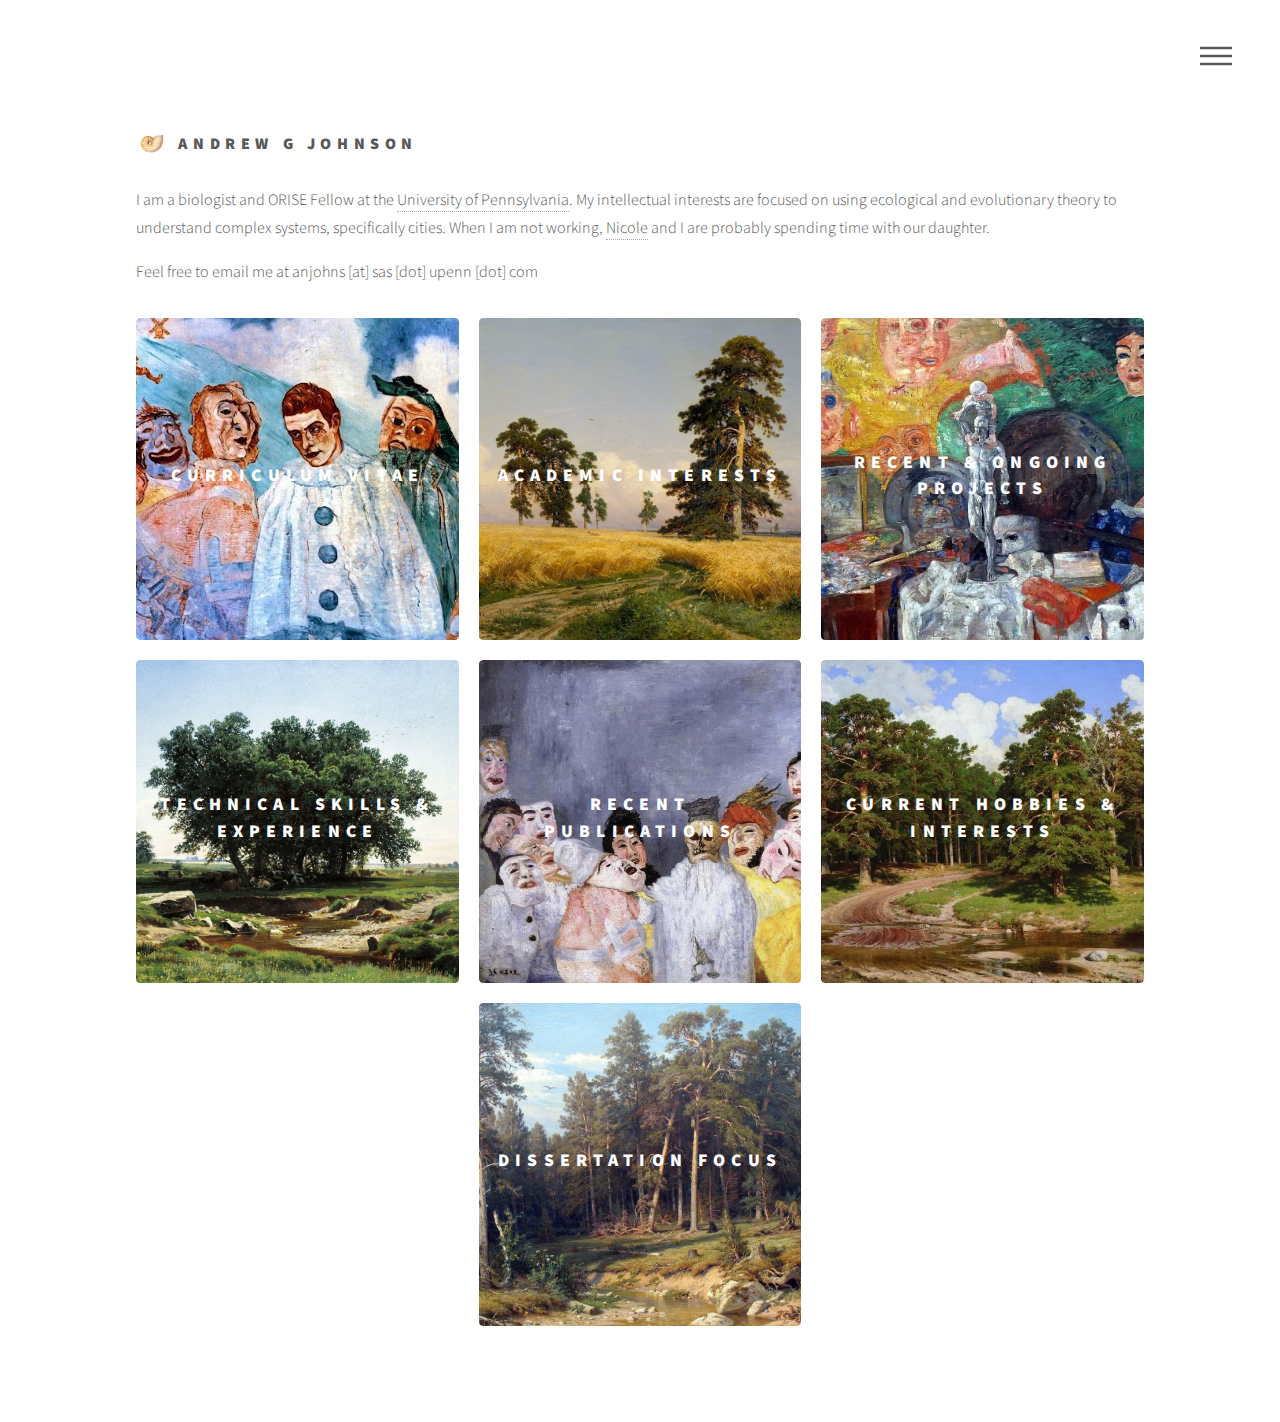
<file: index.html>
<!DOCTYPE HTML>
<!--
	Phantom by HTML5 UP
	html5up.net | @ajlkn
	Free for personal and commercial use under the CCA 3.0 license (html5up.net/license)
-->
<html>
	<head>
		<title>A G Johnson</title>
		<meta charset="utf-8" />
		<meta name="viewport" content="width=device-width, initial-scale=1, user-scalable=no" />
		<link rel="stylesheet" href="assets/css/main.css" />
		<noscript><link rel="stylesheet" href="assets/css/noscript.css" /></noscript>
	</head>
	<body class="is-preload">
		<!-- Wrapper -->
			<div id="wrapper">

				<!-- Header -->
					<header id="header">
						<div class="inner">

							<!-- Logo to the left of my name in the header -->
								<a href="index.html" class="logo">
									<span class="symbol"><img src="images/nautilus attempt 1.svg" alt="" /></span><span class="title">Andrew G Johnson</span>
								</a>

							<!-- Nav -->
								<nav>
									<ul>
										<li><a href="#menu">Menu</a></li>
									</ul>
								</nav>

						</div>
					</header>

				<!-- Menu (Side menu that you click on for direct page links) -->
					<nav id="menu">
						<!--<h2>Menu</h2>-->
						<ul>
							<li><a href="index.html">Home</a></li>
							<li><a href="Johnson_Andrew_CV_April_2025.pdf">CV</a></li>
							<li><a href="AcademicInterests.html">Academic Interests</a></li>
							<li><a href="RecentOngoingProjects.html">Recent & Ongoing Projects</a></li>
							<li><a href="TechnicalSkills.html">Technical Skills and Experience</a></li>
							<li><a href="https://scholar.google.com/citations?view_op=list_works&hl=en&user=pY4ZrFYAAAAJ" target="_blank">Recent Publications</a></li>
							<li><a href="Hobbies.html">Current Hobbies & Interests</a></li>
							<li><a href="DissertationFocus.html">Dissertation Focus</a></li>
							<!-- <li><a href="elements.html">Test page for html elements</a></li> -->
						</ul>
					</nav>

				<!-- Main -->
					<div id="main">
						<div class="inner">
							<header>
								<!-- <h1> I am a 6th year Phd candidate in the Department of Biology at the University of Pennsylvania. <br />
								I am a North Carolinan living in Philadelphia with my . </a>.</h1> -->
								<p>I am a biologist and ORISE Fellow at the <a href="https://penniur.upenn.edu/people/andrew-johnson">University of Pennsylvania</a>. My intellectual interests are focused on using ecological and evolutionary theory to understand complex systems, specifically cities.
								When I am not working, <a href="https://njjohns.github.io/">Nicole</a> and I are probably spending time with our daughter. <p> 
								<p> Feel free to email me at anjohns [at] sas [dot] upenn [dot] com 
								
							</header>
							<section class="tiles">
								<article class="style50">
									<span class="image">
										<img src="images/ensor2square.jpg" alt="" />
									</span>
									<a href="Johnson_Andrew_CV_April_2025.pdf">
										<h2>curriculum vitae</h2>
										<div class="content">
											<p><i>The Despair of Pierrot</i> (Ensor, 1892) <!-- this is where a longer description on tabs go --> </p>
										</div>
									</a>
								</article>
								<article class="style50">
									<span class="image">
										<img src="images/shishkin1square.jpg" alt="" />
									</span>
									<a href="AcademicInterests.html">
										<h2>Academic Interests</h2>
										<div class="content">
											<p><i>Rye</i> (Shishkin, 1878) </p>
										</div>
									</a>
								</article>
								<article class="style50">
									<span class="image">
										<img src="images/ensor5square.jpg" alt="" />
									</span>
									<a href="RecentOngoingProjects.html">
										<h2>Recent & Ongoing Projects</h2>
										<div class="content">
											<p><i>Still Life in the Studio</i> (Ensor, 1889) </p>
										</div>
									</a>
								</article>
								<article class="style50">
									<span class="image">
										<img src="images/shishkin2square.jpg" alt="" />
									</span>
									<a href="TechnicalSkills.html">
										<h2>Technical Skills & Experience</h2>
										<div class="content">
											<p><i>Oak Trees</i> (Shishkin, 1887) </p>
										</div>
									</a>
								</article>
								<article class="style50">
									<span class="image">
										<img src="images/ensor4square.jpg" alt="" />
									</span>
									<a href="https://scholar.google.com/citations?view_op=list_works&hl=en&user=pY4ZrFYAAAAJ">
										<h2>Recent Publications</h2>
										<div class="content">
											<p><i>The Great Judge</i> (Ensor, 1898) </p>
										</div>
									</a>
								</article>
								<article class="style50">
									<span class="image">
										<img src="images/shishkin3square.jpg" alt="" />
									</span>
									<a href="Hobbies.html">
										<h2>Current Hobbies & Interests</h2>
										<div class="content">
											<p>Just for fun <br/> <i>Pine Forest</i> (Shishkin, 1895)</p>
											
										</div>
									</a>
								</article>
								<article class="placeholder-tile"></article>
								<article class="style50">
									<span class="image">
										<img src="images/Pine Forest Shishkin.jpg" alt="" />
									</span>
									<a href="DissertationFocus.html">
										<h2>Dissertation Focus</h2>
										<div class="content">
											<p><i>Pine Forest</i> (Shishkin, 1872) </p>
										</div>
									</a>
								</article>
							</section>
						</div>
					</div>

				<!-- Footer -->
					<!--<footer id="footer">
						<div class="inner">
							<ul class="copyright">
								<li>&copy; Untitled. All rights reserved</li><li>Design: <a href="http://html5up.net">HTML5 UP</a></li>
							</ul>
						</div>
					</footer>

			</div>
			-->

		<!-- Scripts -->
			<script src="assets/js/jquery.min.js"></script>
			<script src="assets/js/browser.min.js"></script>
			<script src="assets/js/breakpoints.min.js"></script>
			<script src="assets/js/util.js"></script>
			<script src="assets/js/main.js"></script>

	</body>
</html>
</file>
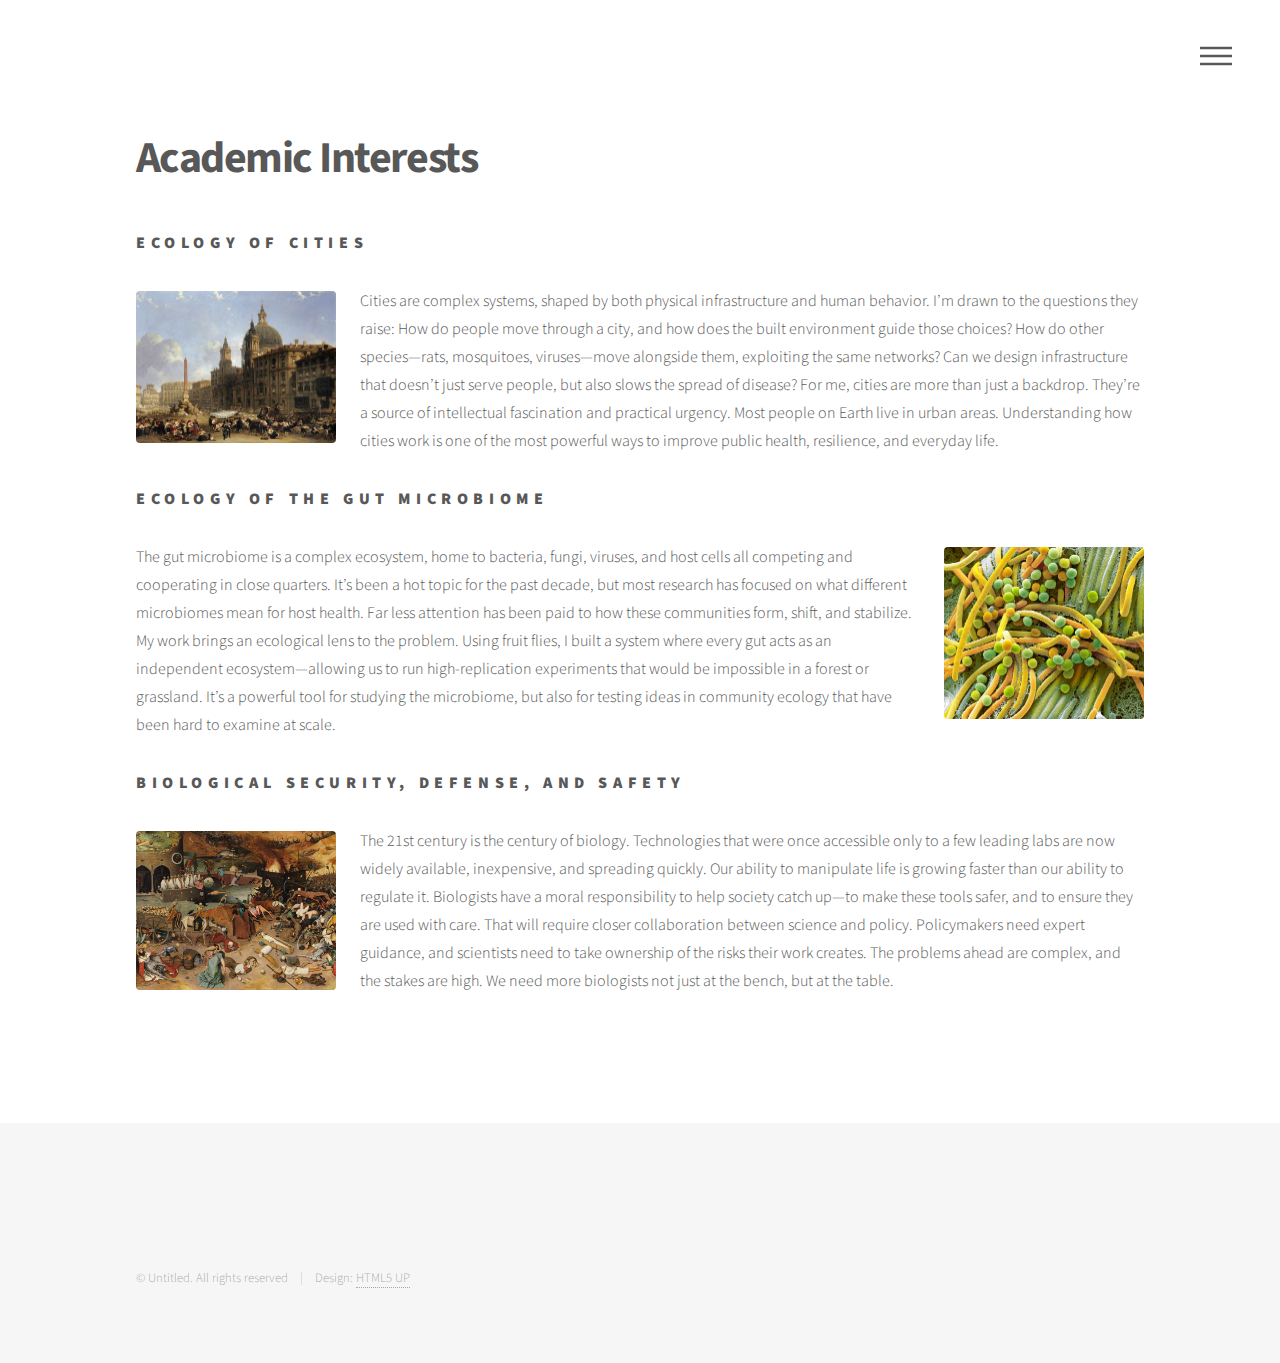
<file: AcademicInterests.html>
<!DOCTYPE HTML>
<!--
	Phantom by HTML5 UP
	html5up.net | @ajlkn
	Free for personal and commercial use under the CCA 3.0 license (html5up.net/license)
-->
<html>
	<head>
		<! --
		<title></title>
		<style>
			.image.left img,
			.image.right img {
				max-width: 200px;
				height: auto;
			}
		</style>
		<meta charset="utf-8" />
		<meta name="viewport" content="width=device-width, initial-scale=1, user-scalable=no" />
		<link rel="stylesheet" href="assets/css/main.css" />
		<noscript><link rel="stylesheet" href="assets/css/noscript.css" /></noscript>
	</head>
	<body class="is-preload">
		<!-- Wrapper -->
			<div id="wrapper">

				<!-- Header -->
					<header id="header">
						<div class="inner">

							<!-- Nav -->
								<nav>
									<ul>
										<li><a href="#menu">Menu</a></li>
									</ul>
								</nav>

						</div>
					</header>

				<!-- Menu -->
					<nav id="menu">
						<h2>Menu</h2>
						<ul>
							<li><a href="index.html">Home</a></li>
							<li><a href="Johnson_Andrew_CV_April_2025.pdf">CV</a></li>
							<li><a href="AcademicInterests.html">Academic Interests</a></li>
							<li><a href="RecentOngoingProjects.html">Recent & Ongoing Projects</a></li>
							<li><a href="TechnicalSkills.html">Technical Skills and Experience</a></li>
							<li><a href="https://scholar.google.com/citations?view_op=list_works&hl=en&user=pY4ZrFYAAAAJ" target="_blank">Recent Publications</a></li>
							<li><a href="Hobbies.html">Current Hobbies & Interests</a></li>
							<li><a href="DissertationFocus.html">Dissertation Focus</a></li>
						</ul>
					</nav>

				<!-- Main -->
					<div id="main">
						<div class="inner">
							<h1>Academic Interests</h1>
							<p></p>
							<h3>Ecology of Cities</h3>
							<p><span class="image left"><img src="images/Roman city.jpg" alt="" /></span>Cities are complex systems, shaped by both physical infrastructure and human behavior. I’m drawn to the questions they raise: How do people move through a city, and how does the built environment guide those choices? How do other species—rats, mosquitoes, viruses—move alongside them, exploiting the same networks? Can we design infrastructure that doesn’t just serve people, but also slows the spread of disease? For me, cities are more than just a backdrop. They’re a source of intellectual fascination and practical urgency. Most people on Earth live in urban areas. Understanding how cities work is one of the most powerful ways to improve public health, resilience, and everyday life.</p>
							
							<h3>Ecology of the Gut Microbiome</h3>
							<p><span class="image right"><img src="images/SEM microbiome.jpg" alt="" /></span>The gut microbiome is a complex ecosystem, home to bacteria, fungi, viruses, and host cells all competing and cooperating in close quarters. It’s been a hot topic for the past decade, but most research has focused on what different microbiomes mean for host health. Far less attention has been paid to how these communities form, shift, and stabilize. My work brings an ecological lens to the problem. Using fruit flies, I built a system where every gut acts as an independent ecosystem—allowing us to run high-replication experiments that would be impossible in a forest or grassland. It’s a powerful tool for studying the microbiome, but also for testing ideas in community ecology that have been hard to examine at scale. </p>
							
							<h3>Biological Security, Defense, and Safety</h3>
							<p><span class="image left"><img src="images/black plague painting.jpg" alt="" /></span>The 21st century is the century of biology. Technologies that were once accessible only to a few leading labs are now widely available, inexpensive, and spreading quickly. Our ability to manipulate life is growing faster than our ability to regulate it. Biologists have a moral responsibility to help society catch up—to make these tools safer, and to ensure they are used with care. That will require closer collaboration between science and policy. Policymakers need expert guidance, and scientists need to take ownership of the risks their work creates. The problems ahead are complex, and the stakes are high. We need more biologists not just at the bench, but at the table.</p>

						</div>
					</div>

				<!-- Footer -->
					<footer id="footer">
						<div class="inner">
							</section>
							<ul class="copyright">
								<li>&copy; Untitled. All rights reserved</li><li>Design: <a href="http://html5up.net">HTML5 UP</a></li>
							</ul>
						</div>
					</footer>

			</div>

		<!-- Scripts -->
			<script src="assets/js/jquery.min.js"></script>
			<script src="assets/js/browser.min.js"></script>
			<script src="assets/js/breakpoints.min.js"></script>
			<script src="assets/js/util.js"></script>
			<script src="assets/js/main.js"></script>

	</body>
</html>
</file>
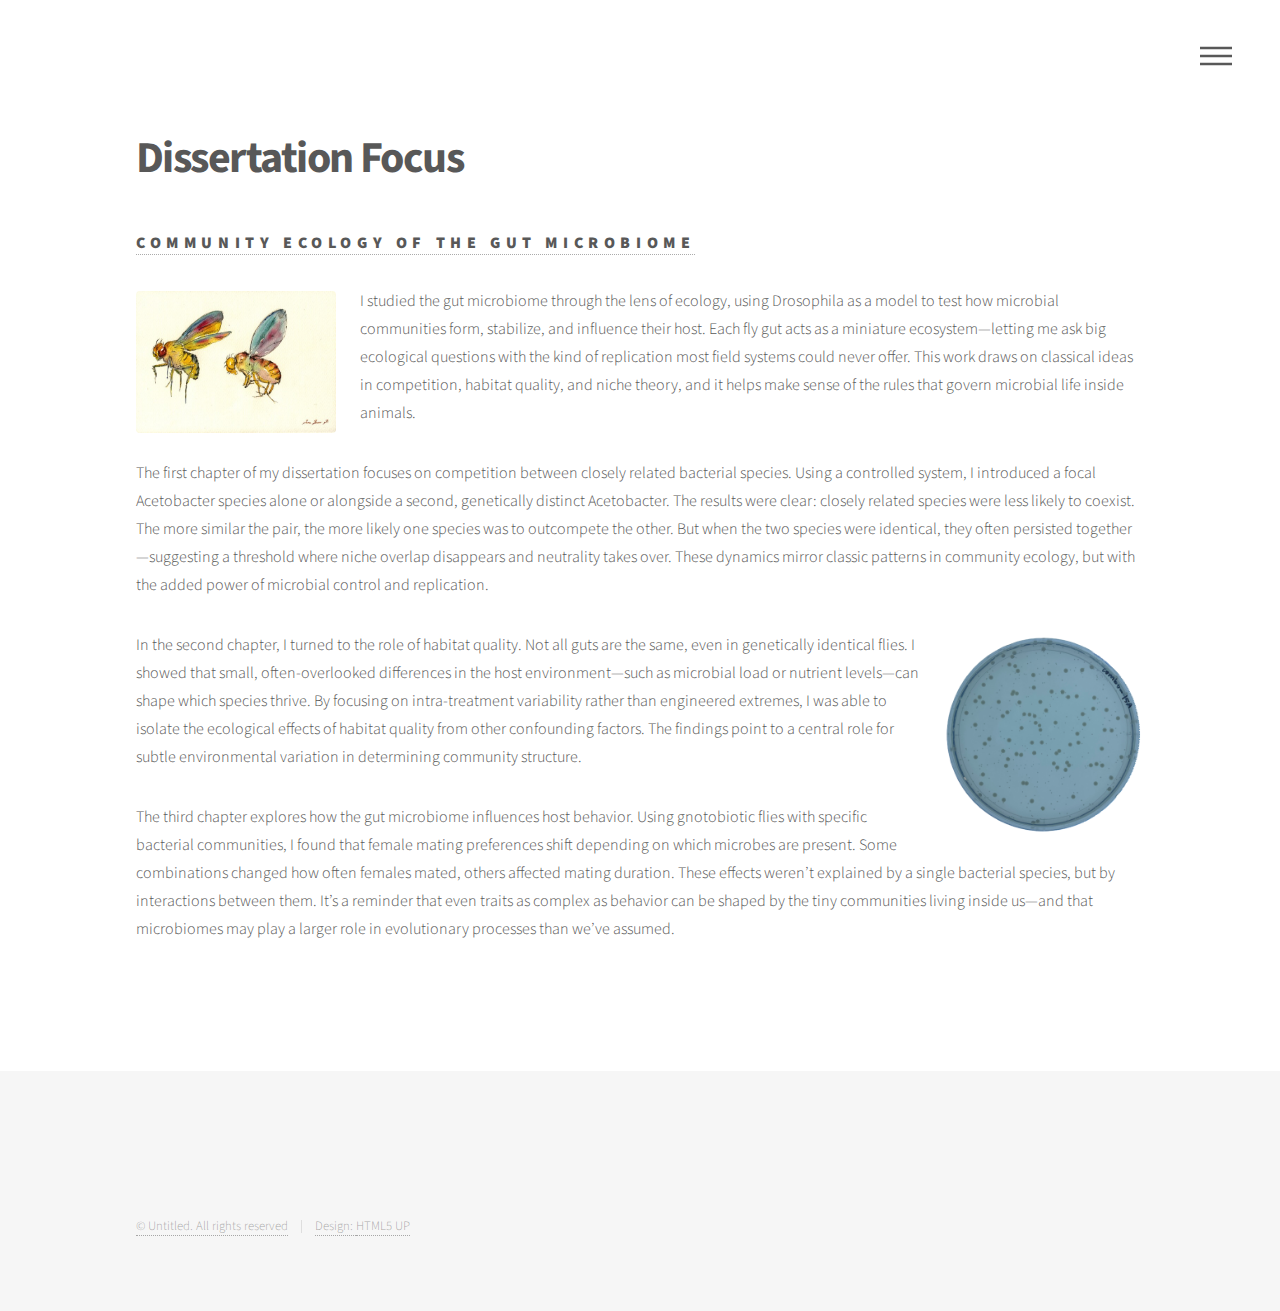
<file: DissertationFocus.html>
<!DOCTYPE HTML>
<!--
	Phantom by HTML5 UP
	html5up.net | @ajlkn
	Free for personal and commercial use under the CCA 3.0 license (html5up.net/license)
-->
<html>
	<head>
		<! --
		<title></title>
		<style>
			.image.left img,
			.image.right img {
				max-width: 200px;
				height: auto;
			}
		</style>
		<meta charset="utf-8" />
		<meta name="viewport" content="width=device-width, initial-scale=1, user-scalable=no" />
		<link rel="stylesheet" href="assets/css/main.css" />
		<noscript><link rel="stylesheet" href="assets/css/noscript.css" /></noscript>
	</head>
	<body class="is-preload">
		<!-- Wrapper -->
			<div id="wrapper">

				<!-- Header -->
					<header id="header">
						<div class="inner">

							<!-- Nav -->
								<nav>
									<ul>
										<li><a href="#menu">Menu</a></li>
									</ul>
								</nav>

						</div>
					</header>

				<!-- Menu -->
					<nav id="menu">
						<h2>Menu</h2>
						<ul>
							<li><a href="index.html">Home</a></li>
							<li><a href="Johnson_Andrew_CV_April_2025.pdf">CV</a></li>
							<li><a href="AcademicInterests.html">Academic Interests</a></li>
							<li><a href="RecentOngoingProjects.html">Recent & Ongoing Projects</a></li>
							<li><a href="TechnicalSkills.html">Technical Skills and Experience</a></li>
							<li><a href="https://scholar.google.com/citations?view_op=list_works&hl=en&user=pY4ZrFYAAAAJ" target="_blank">Recent Publications</a></li>
							<li><a href="Hobbies.html">Current Hobbies & Interests</a></li>
							<li><a href="DissertationFocus.html">Dissertation Focus</a></li>
						</ul>
					</nav>

				<!-- Main -->
					<div id="main">
						<div class="inner">
							<h1>Dissertation Focus</h1>
							<p></p>
							<h3><a href="https://repository.upenn.edu/server/api/core/bitstreams/9a9d831e-598a-4488-be88-da24b0ba1d33/content">Community Ecology of the Gut Microbiome<a/></h3>
							
							<p><span class="image left"><img src="images/drosophila painting.jpg" alt="" /></span>I studied the gut microbiome through the lens of ecology, using Drosophila as a model to test how microbial communities form, stabilize, and influence their host. Each fly gut acts as a miniature ecosystem—letting me ask big ecological questions with the kind of replication most field systems could never offer. This work draws on classical ideas in competition, habitat quality, and niche theory, and it helps make sense of the rules that govern microbial life inside animals.</p>
							<p>The first chapter of my dissertation focuses on competition between closely related bacterial species. Using a controlled system, I introduced a focal Acetobacter species alone or alongside a second, genetically distinct Acetobacter. The results were clear: closely related species were less likely to coexist. The more similar the pair, the more likely one species was to outcompete the other. But when the two species were identical, they often persisted together—suggesting a threshold where niche overlap disappears and neutrality takes over. These dynamics mirror classic patterns in community ecology, but with the added power of microbial control and replication. </p>
							<p><span class="image right"><img src="images/plate.png" alt="" /></span>In the second chapter, I turned to the role of habitat quality. Not all guts are the same, even in genetically identical flies. I showed that small, often-overlooked differences in the host environment—such as microbial load or nutrient levels—can shape which species thrive. By focusing on intra-treatment variability rather than engineered extremes, I was able to isolate the ecological effects of habitat quality from other confounding factors. The findings point to a central role for subtle environmental variation in determining community structure. </p>
							<p>The third chapter explores how the gut microbiome influences host behavior. Using gnotobiotic flies with specific bacterial communities, I found that female mating preferences shift depending on which microbes are present. Some combinations changed how often females mated, others affected mating duration. These effects weren’t explained by a single bacterial species, but by interactions between them. It’s a reminder that even traits as complex as behavior can be shaped by the tiny communities living inside us—and that microbiomes may play a larger role in evolutionary processes than we’ve assumed. </p>
						</div>
					</div>

				<!-- Footer -->
					<footer id="footer">
						<div class="inner">
							</section>
							<ul class="copyright">
								<li>&copy; Untitled. All rights reserved</li><li>Design: <a href="http://html5up.net">HTML5 UP</a></li>
							</ul>
						</div>
					</footer>

			</div>

		<!-- Scripts -->
			<script src="assets/js/jquery.min.js"></script>
			<script src="assets/js/browser.min.js"></script>
			<script src="assets/js/breakpoints.min.js"></script>
			<script src="assets/js/util.js"></script>
			<script src="assets/js/main.js"></script>

	</body>
</html>
</file>
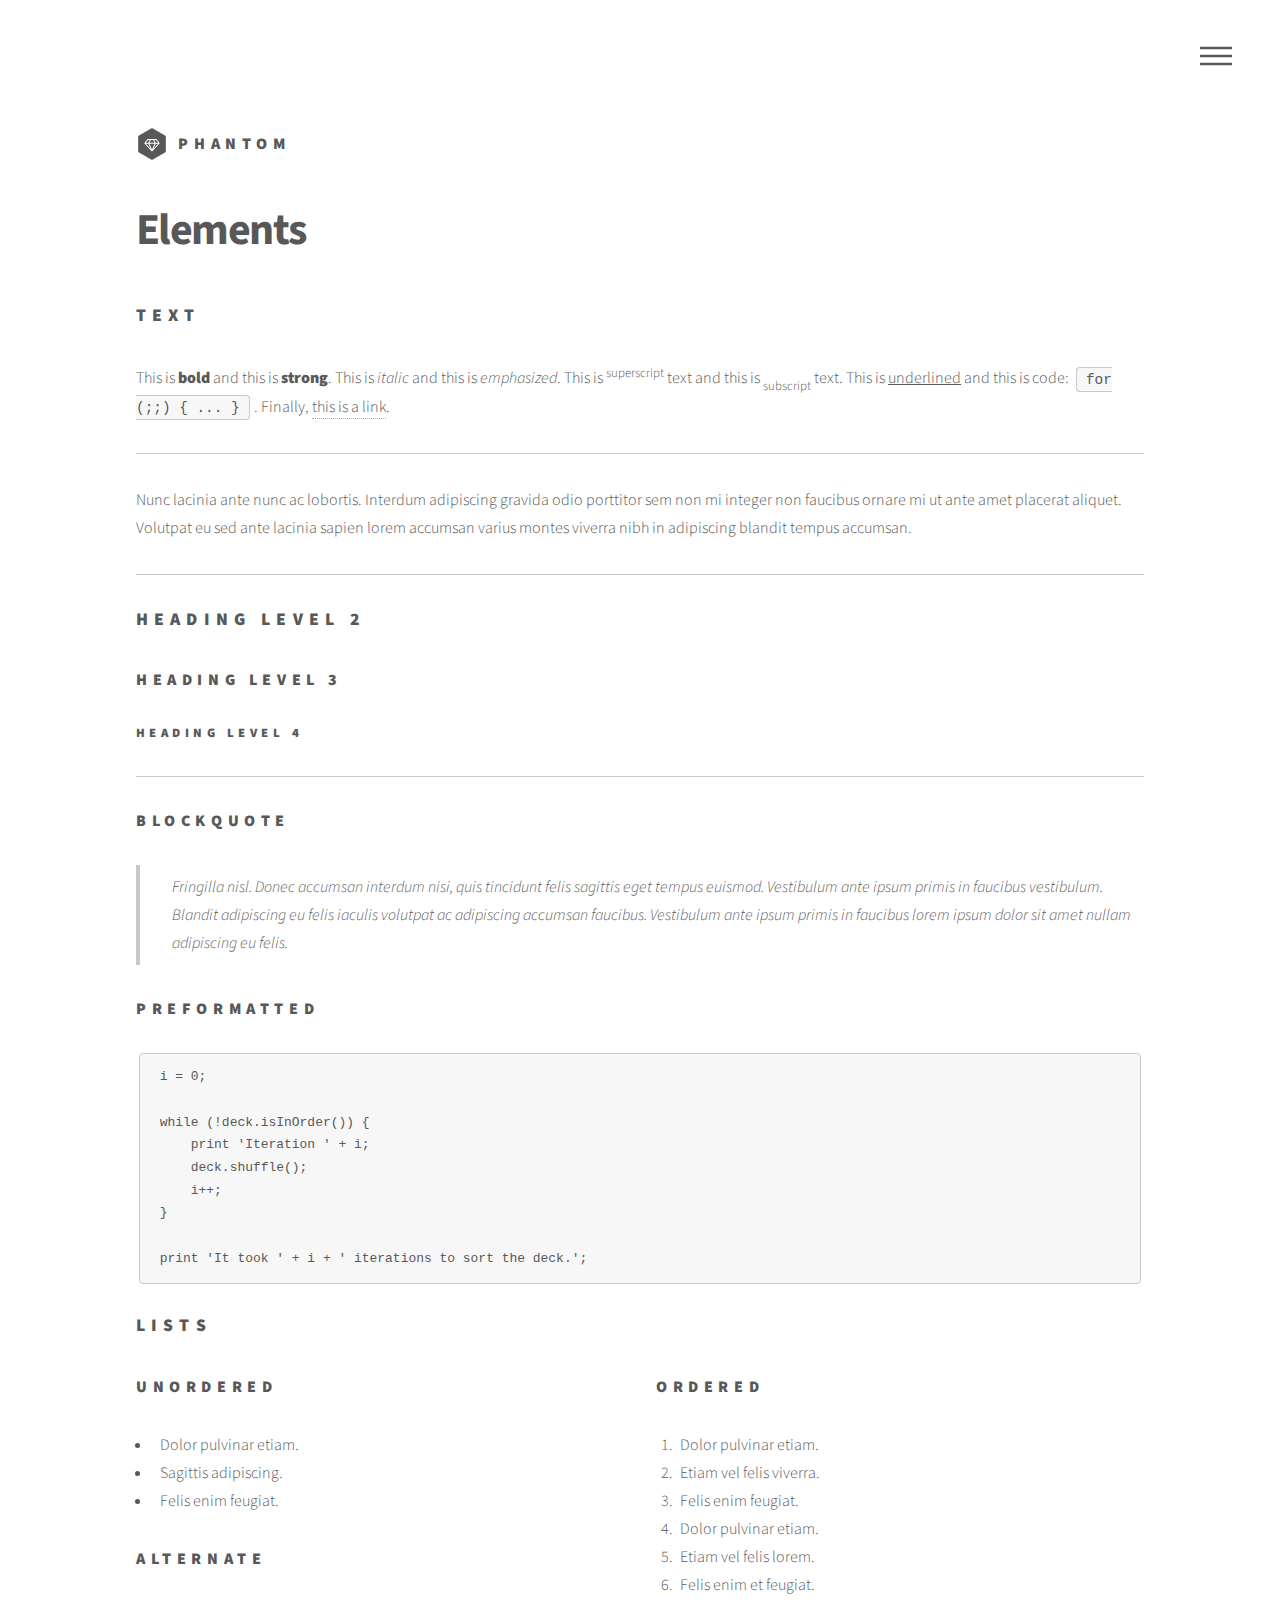
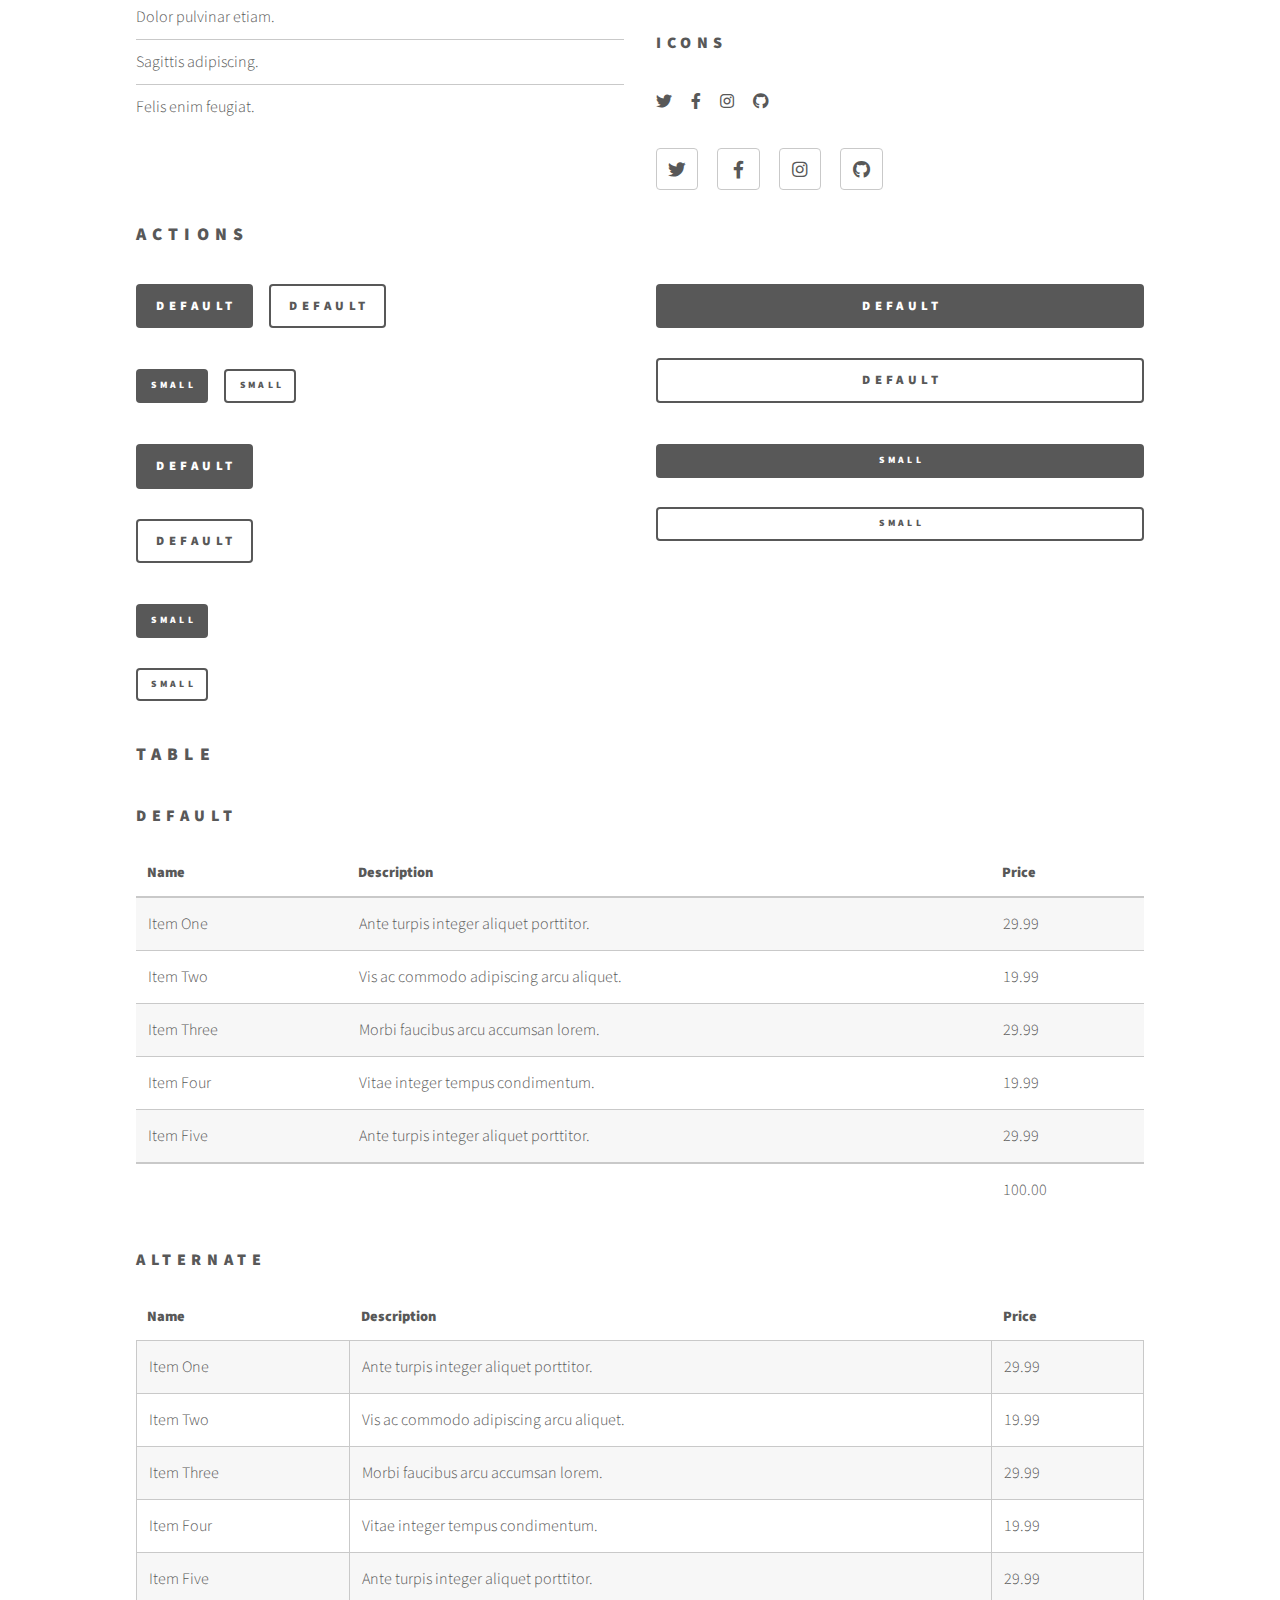
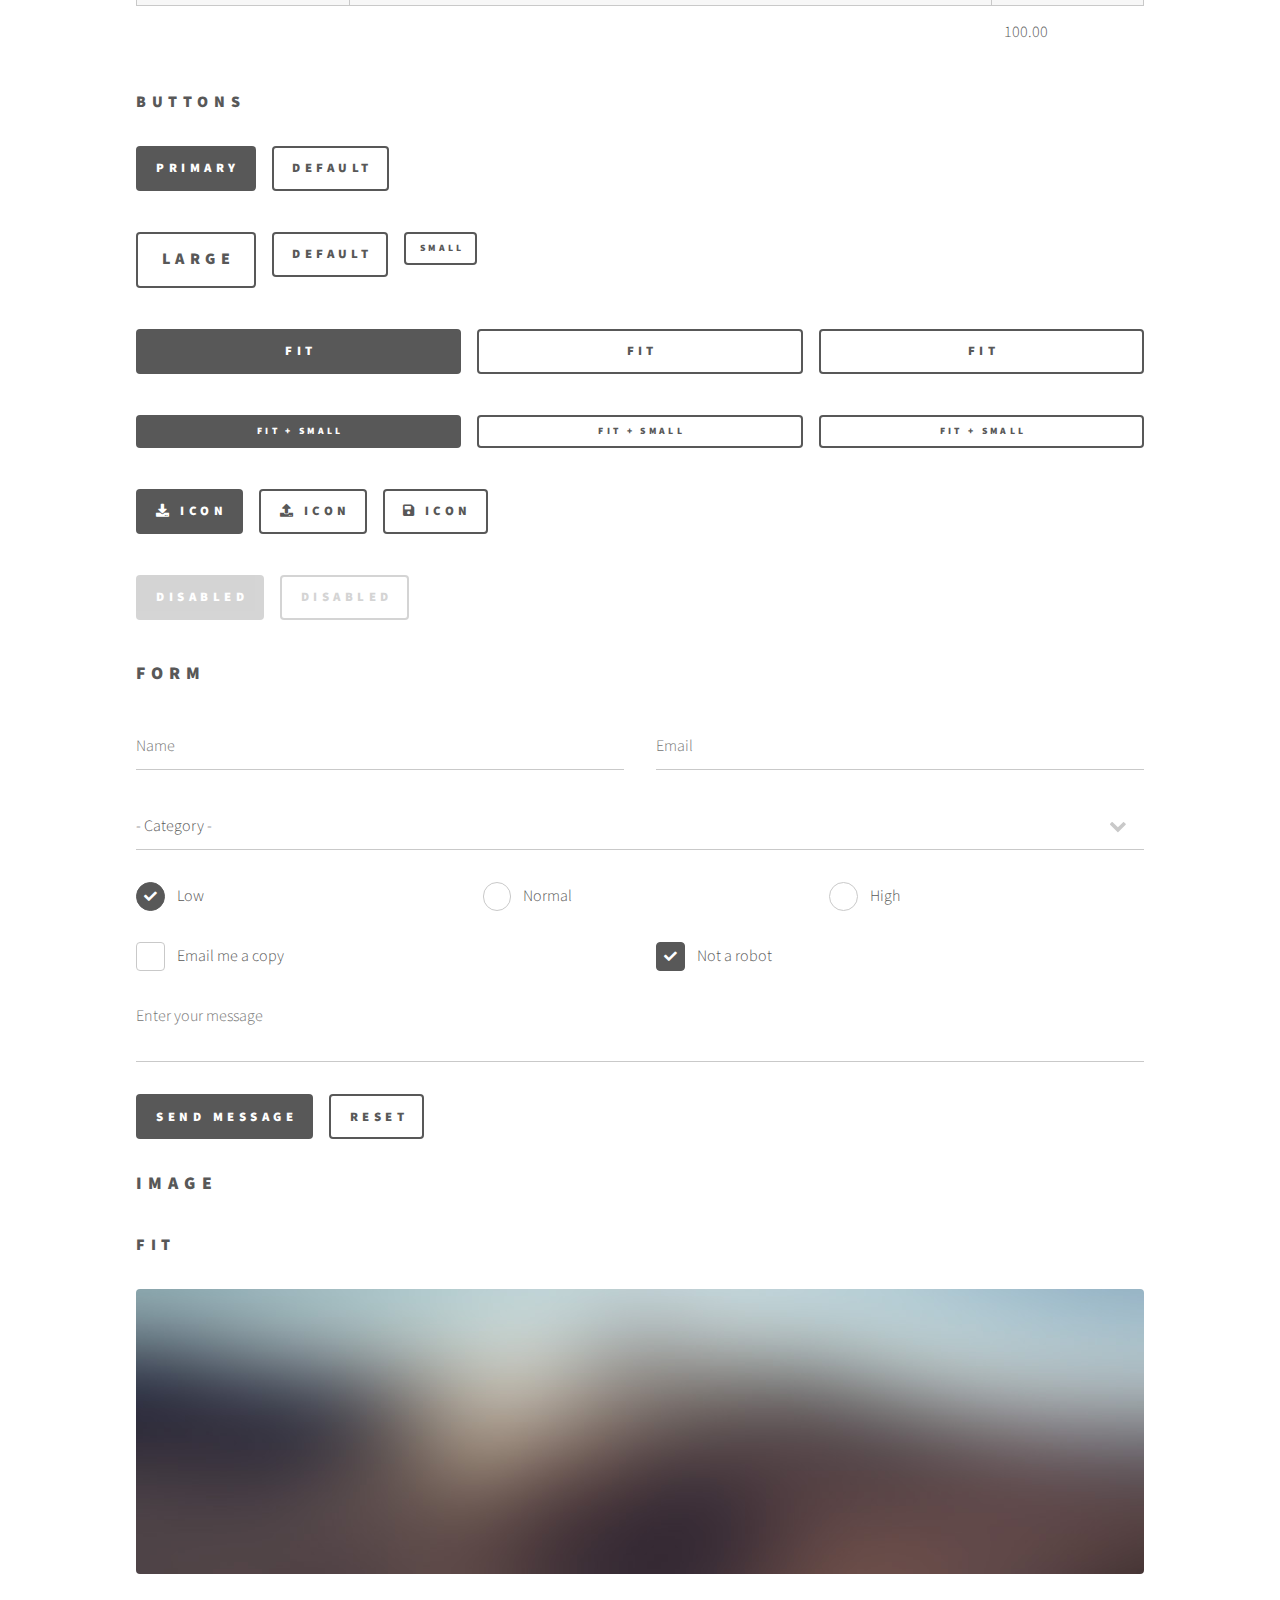
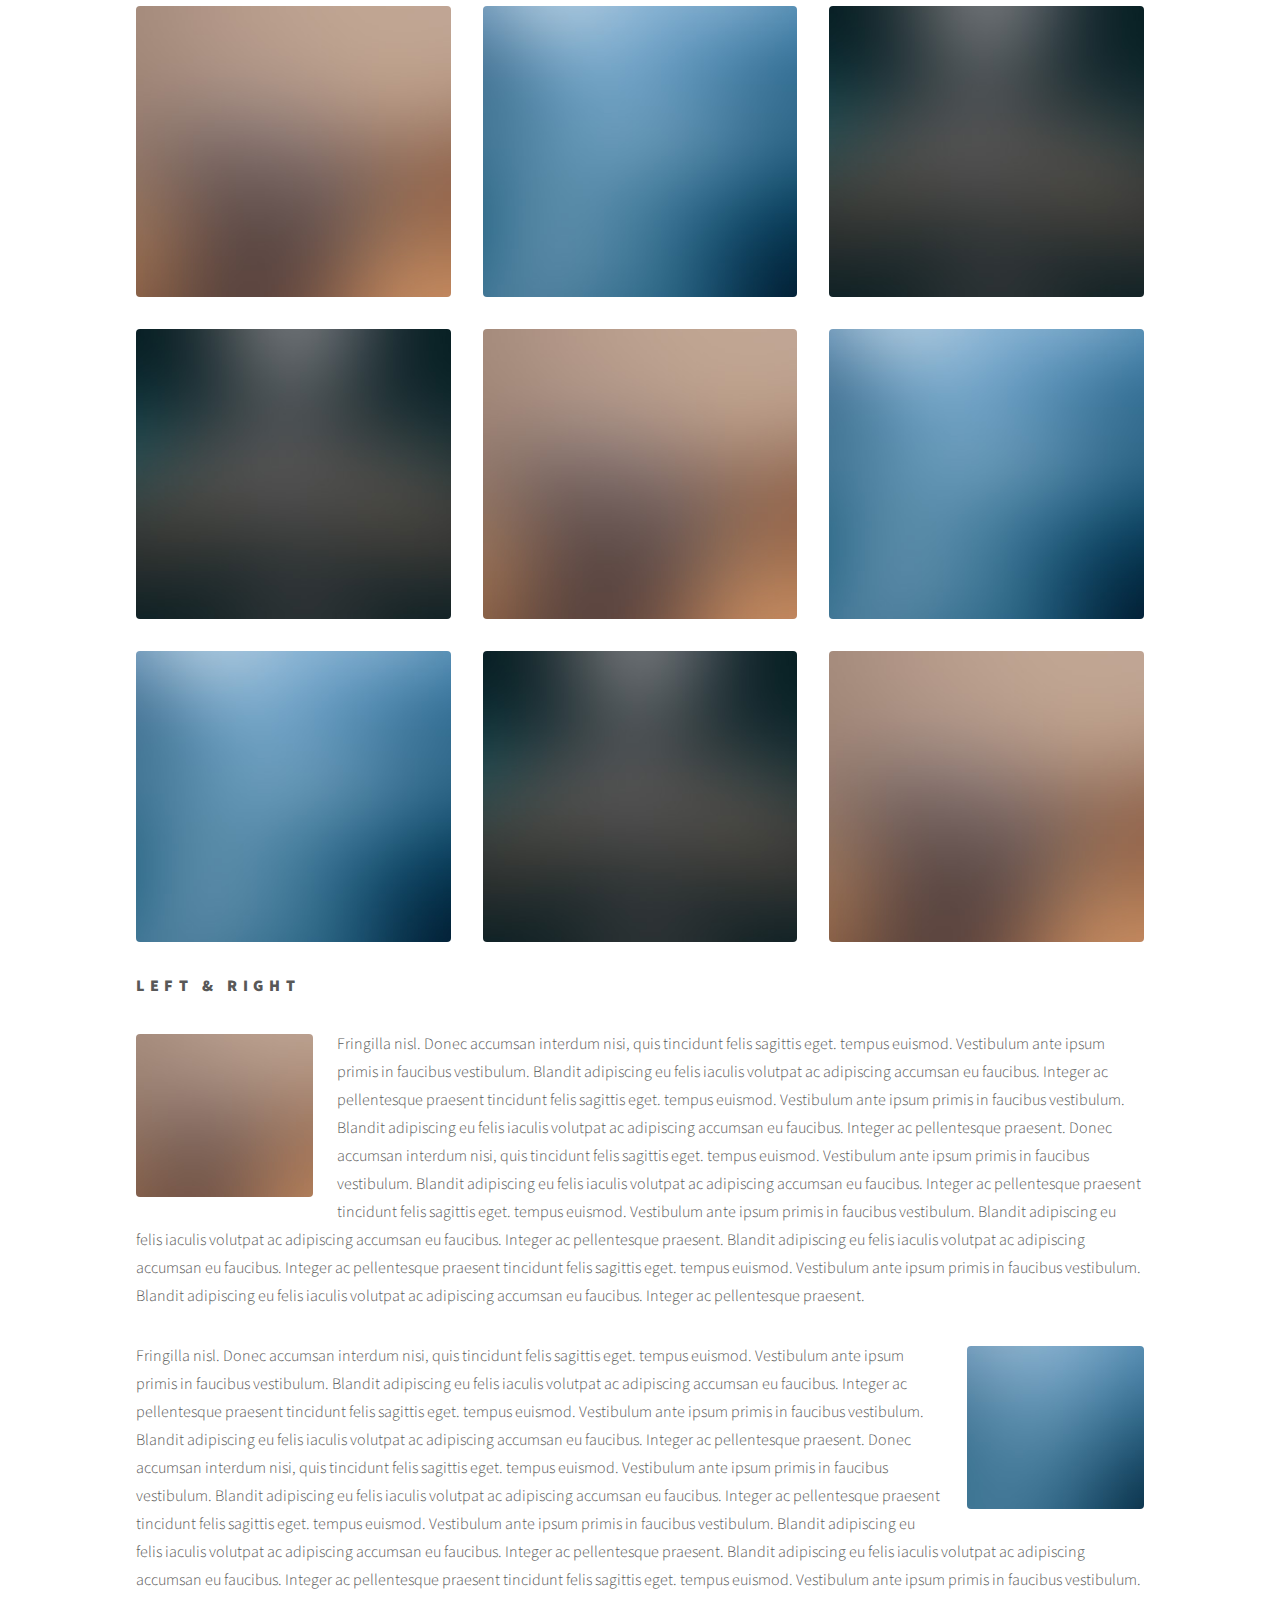
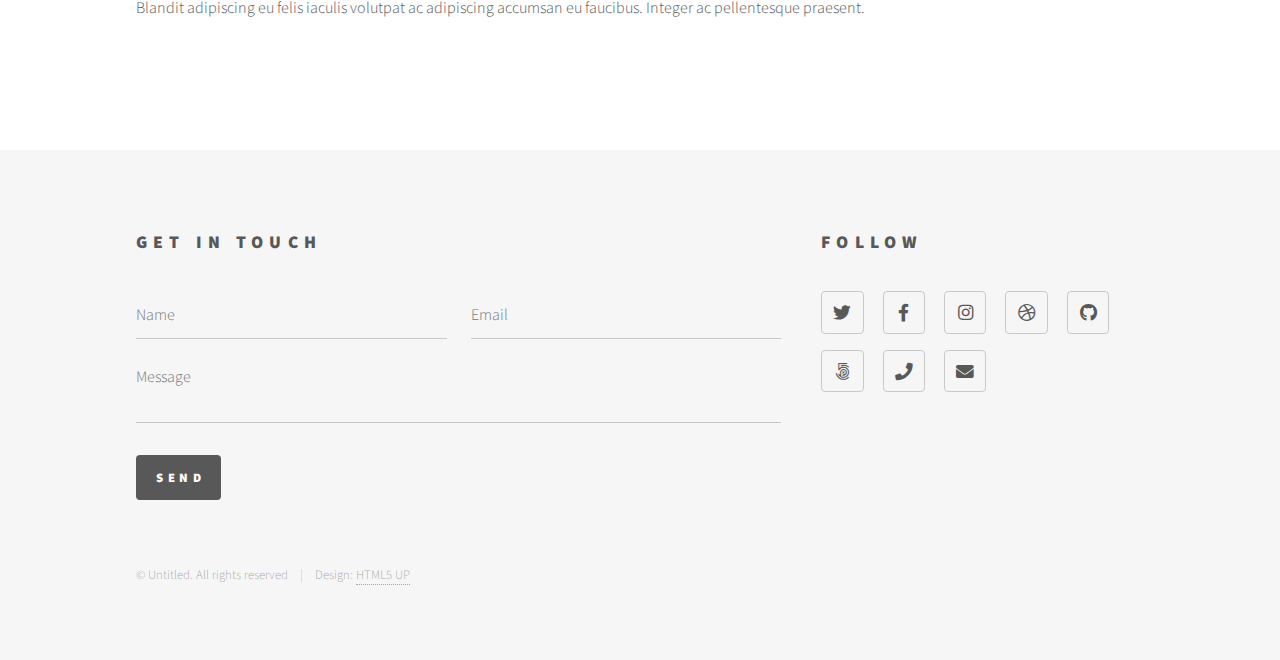
<file: elements.html>
<!DOCTYPE HTML>
<!--
	Phantom by HTML5 UP
	html5up.net | @ajlkn
	Free for personal and commercial use under the CCA 3.0 license (html5up.net/license)
-->
<html>
	<head>
		<title>Elements - Phantom by HTML5 UP</title>
		<meta charset="utf-8" />
		<meta name="viewport" content="width=device-width, initial-scale=1, user-scalable=no" />
		<link rel="stylesheet" href="assets/css/main.css" />
		<noscript><link rel="stylesheet" href="assets/css/noscript.css" /></noscript>
	</head>
	<body class="is-preload">
		<!-- Wrapper -->
			<div id="wrapper">

				<!-- Header -->
					<header id="header">
						<div class="inner">

							<!-- Logo -->
								<a href="index.html" class="logo">
									<span class="symbol"><img src="images/logo.svg" alt="" /></span><span class="title">Phantom</span>
								</a>

							<!-- Nav -->
								<nav>
									<ul>
										<li><a href="#menu">Menu</a></li>
									</ul>
								</nav>

						</div>
					</header>

				<!-- Menu -->
					<nav id="menu">
						<h2>Menu</h2>
						<ul>
							<li><a href="index.html">Home</a></li>
							<li><a href="generic.html">Ipsum veroeros</a></li>
							<li><a href="generic.html">Tempus etiam</a></li>
							<li><a href="generic.html">Consequat dolor</a></li>
							<li><a href="elements.html">Elements</a></li>
						</ul>
					</nav>

				<!-- Main -->
					<div id="main">
						<div class="inner">
							<h1>Elements</h1>

							<!-- Text -->
								<section>
									<h2>Text</h2>
									<p>This is <b>bold</b> and this is <strong>strong</strong>. This is <i>italic</i> and this is <em>emphasized</em>.
									This is <sup>superscript</sup> text and this is <sub>subscript</sub> text.
									This is <u>underlined</u> and this is code: <code>for (;;) { ... }</code>. Finally, <a href="#">this is a link</a>.</p>
									<hr />
									<p>Nunc lacinia ante nunc ac lobortis. Interdum adipiscing gravida odio porttitor sem non mi integer non faucibus ornare mi ut ante amet placerat aliquet. Volutpat eu sed ante lacinia sapien lorem accumsan varius montes viverra nibh in adipiscing blandit tempus accumsan.</p>
									<hr />
									<h2>Heading Level 2</h2>
									<h3>Heading Level 3</h3>
									<h4>Heading Level 4</h4>
									<hr />
									<h3>Blockquote</h3>
									<blockquote>Fringilla nisl. Donec accumsan interdum nisi, quis tincidunt felis sagittis eget tempus euismod. Vestibulum ante ipsum primis in faucibus vestibulum. Blandit adipiscing eu felis iaculis volutpat ac adipiscing accumsan faucibus. Vestibulum ante ipsum primis in faucibus lorem ipsum dolor sit amet nullam adipiscing eu felis.</blockquote>
									<h3>Preformatted</h3>
									<pre><code>i = 0;

while (!deck.isInOrder()) {
    print 'Iteration ' + i;
    deck.shuffle();
    i++;
}

print 'It took ' + i + ' iterations to sort the deck.';</code></pre>
								</section>

							<!-- Lists -->
								<section>
									<h2>Lists</h2>
									<div class="row">
										<div class="col-6 col-12-medium">
											<h3>Unordered</h3>
											<ul>
												<li>Dolor pulvinar etiam.</li>
												<li>Sagittis adipiscing.</li>
												<li>Felis enim feugiat.</li>
											</ul>
											<h3>Alternate</h3>
											<ul class="alt">
												<li>Dolor pulvinar etiam.</li>
												<li>Sagittis adipiscing.</li>
												<li>Felis enim feugiat.</li>
											</ul>
										</div>
										<div class="col-6 col-12-medium">
											<h3>Ordered</h3>
											<ol>
												<li>Dolor pulvinar etiam.</li>
												<li>Etiam vel felis viverra.</li>
												<li>Felis enim feugiat.</li>
												<li>Dolor pulvinar etiam.</li>
												<li>Etiam vel felis lorem.</li>
												<li>Felis enim et feugiat.</li>
											</ol>
											<h3>Icons</h3>
											<ul class="icons">
												<li><a href="#" class="icon brands style1 fa-twitter"><span class="label">Twitter</span></a></li>
												<li><a href="#" class="icon brands style1 fa-facebook-f"><span class="label">Facebook</span></a></li>
												<li><a href="#" class="icon brands style1 fa-instagram"><span class="label">Instagram</span></a></li>
												<li><a href="#" class="icon brands style1 fa-github"><span class="label">Github</span></a></li>
											</ul>
											<ul class="icons">
												<li><a href="#" class="icon brands style2 fa-twitter"><span class="label">Twitter</span></a></li>
												<li><a href="#" class="icon brands style2 fa-facebook-f"><span class="label">Facebook</span></a></li>
												<li><a href="#" class="icon brands style2 fa-instagram"><span class="label">Instagram</span></a></li>
												<li><a href="#" class="icon brands style2 fa-github"><span class="label">Github</span></a></li>
											</ul>
										</div>
									</div>
									<h2>Actions</h2>
									<div class="row">
										<div class="col-6 col-12-medium">
											<ul class="actions">
												<li><a href="#" class="button primary">Default</a></li>
												<li><a href="#" class="button">Default</a></li>
											</ul>
											<ul class="actions small">
												<li><a href="#" class="button primary small">Small</a></li>
												<li><a href="#" class="button small">Small</a></li>
											</ul>
											<ul class="actions stacked">
												<li><a href="#" class="button primary">Default</a></li>
												<li><a href="#" class="button">Default</a></li>
											</ul>
											<ul class="actions stacked">
												<li><a href="#" class="button primary small">Small</a></li>
												<li><a href="#" class="button small">Small</a></li>
											</ul>
										</div>
										<div class="col-6 col-12-medium">
											<ul class="actions stacked">
												<li><a href="#" class="button primary fit">Default</a></li>
												<li><a href="#" class="button fit">Default</a></li>
											</ul>
											<ul class="actions stacked">
												<li><a href="#" class="button primary small fit">Small</a></li>
												<li><a href="#" class="button small fit">Small</a></li>
											</ul>
										</div>
									</div>
								</section>

							<!-- Table -->
								<section>
									<h2>Table</h2>
									<h3>Default</h3>
									<div class="table-wrapper">
										<table>
											<thead>
												<tr>
													<th>Name</th>
													<th>Description</th>
													<th>Price</th>
												</tr>
											</thead>
											<tbody>
												<tr>
													<td>Item One</td>
													<td>Ante turpis integer aliquet porttitor.</td>
													<td>29.99</td>
												</tr>
												<tr>
													<td>Item Two</td>
													<td>Vis ac commodo adipiscing arcu aliquet.</td>
													<td>19.99</td>
												</tr>
												<tr>
													<td>Item Three</td>
													<td> Morbi faucibus arcu accumsan lorem.</td>
													<td>29.99</td>
												</tr>
												<tr>
													<td>Item Four</td>
													<td>Vitae integer tempus condimentum.</td>
													<td>19.99</td>
												</tr>
												<tr>
													<td>Item Five</td>
													<td>Ante turpis integer aliquet porttitor.</td>
													<td>29.99</td>
												</tr>
											</tbody>
											<tfoot>
												<tr>
													<td colspan="2"></td>
													<td>100.00</td>
												</tr>
											</tfoot>
										</table>
									</div>

									<h3>Alternate</h3>
									<div class="table-wrapper">
										<table class="alt">
											<thead>
												<tr>
													<th>Name</th>
													<th>Description</th>
													<th>Price</th>
												</tr>
											</thead>
											<tbody>
												<tr>
													<td>Item One</td>
													<td>Ante turpis integer aliquet porttitor.</td>
													<td>29.99</td>
												</tr>
												<tr>
													<td>Item Two</td>
													<td>Vis ac commodo adipiscing arcu aliquet.</td>
													<td>19.99</td>
												</tr>
												<tr>
													<td>Item Three</td>
													<td> Morbi faucibus arcu accumsan lorem.</td>
													<td>29.99</td>
												</tr>
												<tr>
													<td>Item Four</td>
													<td>Vitae integer tempus condimentum.</td>
													<td>19.99</td>
												</tr>
												<tr>
													<td>Item Five</td>
													<td>Ante turpis integer aliquet porttitor.</td>
													<td>29.99</td>
												</tr>
											</tbody>
											<tfoot>
												<tr>
													<td colspan="2"></td>
													<td>100.00</td>
												</tr>
											</tfoot>
										</table>
									</div>
								</section>

							<!-- Buttons -->
								<section>
									<h3>Buttons</h3>
									<ul class="actions">
										<li><a href="#" class="button primary">Primary</a></li>
										<li><a href="#" class="button">Default</a></li>
									</ul>
									<ul class="actions">
										<li><a href="#" class="button large">Large</a></li>
										<li><a href="#" class="button">Default</a></li>
										<li><a href="#" class="button small">Small</a></li>
									</ul>
									<ul class="actions fit">
										<li><a href="#" class="button primary fit">Fit</a></li>
										<li><a href="#" class="button fit">Fit</a></li>
										<li><a href="#" class="button fit">Fit</a></li>
									</ul>
									<ul class="actions fit small">
										<li><a href="#" class="button primary fit small">Fit + Small</a></li>
										<li><a href="#" class="button fit small">Fit + Small</a></li>
										<li><a href="#" class="button fit small">Fit + Small</a></li>
									</ul>
									<ul class="actions">
										<li><a href="#" class="button primary icon solid fa-download">Icon</a></li>
										<li><a href="#" class="button icon solid fa-upload">Icon</a></li>
										<li><a href="#" class="button icon solid fa-save">Icon</a></li>
									</ul>
									<ul class="actions">
										<li><span class="button primary disabled">Disabled</span></li>
										<li><span class="button disabled">Disabled</span></li>
									</ul>
								</section>

							<!-- Form -->
								<section>
									<h2>Form</h2>
									<form method="post" action="#">
										<div class="row gtr-uniform">
											<div class="col-6 col-12-xsmall">
												<input type="text" name="demo-name" id="demo-name" value="" placeholder="Name" />
											</div>
											<div class="col-6 col-12-xsmall">
												<input type="email" name="demo-email" id="demo-email" value="" placeholder="Email" />
											</div>
											<div class="col-12">
												<select name="demo-category" id="demo-category">
													<option value="">- Category -</option>
													<option value="1">Manufacturing</option>
													<option value="1">Shipping</option>
													<option value="1">Administration</option>
													<option value="1">Human Resources</option>
												</select>
											</div>
											<div class="col-4 col-12-small">
												<input type="radio" id="demo-priority-low" name="demo-priority" checked>
												<label for="demo-priority-low">Low</label>
											</div>
											<div class="col-4 col-12-small">
												<input type="radio" id="demo-priority-normal" name="demo-priority">
												<label for="demo-priority-normal">Normal</label>
											</div>
											<div class="col-4 col-12-small">
												<input type="radio" id="demo-priority-high" name="demo-priority">
												<label for="demo-priority-high">High</label>
											</div>
											<div class="col-6 col-12-small">
												<input type="checkbox" id="demo-copy" name="demo-copy">
												<label for="demo-copy">Email me a copy</label>
											</div>
											<div class="col-6 col-12-small">
												<input type="checkbox" id="demo-human" name="demo-human" checked>
												<label for="demo-human">Not a robot</label>
											</div>
											<div class="col-12">
												<textarea name="demo-message" id="demo-message" placeholder="Enter your message" rows="6"></textarea>
											</div>
											<div class="col-12">
												<ul class="actions">
													<li><input type="submit" value="Send Message" class="primary" /></li>
													<li><input type="reset" value="Reset" /></li>
												</ul>
											</div>
										</div>
									</form>
								</section>

							<!-- Image -->
								<section>
									<h2>Image</h2>
									<h3>Fit</h3>
									<div class="box alt">
										<div class="row gtr-uniform">
											<div class="col-12"><span class="image fit"><img src="images/pic13.jpg" alt="" /></span></div>
											<div class="col-4"><span class="image fit"><img src="images/pic01.jpg" alt="" /></span></div>
											<div class="col-4"><span class="image fit"><img src="images/pic02.jpg" alt="" /></span></div>
											<div class="col-4"><span class="image fit"><img src="images/pic03.jpg" alt="" /></span></div>
											<div class="col-4"><span class="image fit"><img src="images/pic03.jpg" alt="" /></span></div>
											<div class="col-4"><span class="image fit"><img src="images/pic01.jpg" alt="" /></span></div>
											<div class="col-4"><span class="image fit"><img src="images/pic02.jpg" alt="" /></span></div>
											<div class="col-4"><span class="image fit"><img src="images/pic02.jpg" alt="" /></span></div>
											<div class="col-4"><span class="image fit"><img src="images/pic03.jpg" alt="" /></span></div>
											<div class="col-4"><span class="image fit"><img src="images/pic01.jpg" alt="" /></span></div>
										</div>
									</div>
									<h3>Left &amp; Right</h3>
									<p><span class="image left"><img src="images/pic14.jpg" alt="" /></span>Fringilla nisl. Donec accumsan interdum nisi, quis tincidunt felis sagittis eget. tempus euismod. Vestibulum ante ipsum primis in faucibus vestibulum. Blandit adipiscing eu felis iaculis volutpat ac adipiscing accumsan eu faucibus. Integer ac pellentesque praesent tincidunt felis sagittis eget. tempus euismod. Vestibulum ante ipsum primis in faucibus vestibulum. Blandit adipiscing eu felis iaculis volutpat ac adipiscing accumsan eu faucibus. Integer ac pellentesque praesent. Donec accumsan interdum nisi, quis tincidunt felis sagittis eget. tempus euismod. Vestibulum ante ipsum primis in faucibus vestibulum. Blandit adipiscing eu felis iaculis volutpat ac adipiscing accumsan eu faucibus. Integer ac pellentesque praesent tincidunt felis sagittis eget. tempus euismod. Vestibulum ante ipsum primis in faucibus vestibulum. Blandit adipiscing eu felis iaculis volutpat ac adipiscing accumsan eu faucibus. Integer ac pellentesque praesent. Blandit adipiscing eu felis iaculis volutpat ac adipiscing accumsan eu faucibus. Integer ac pellentesque praesent tincidunt felis sagittis eget. tempus euismod. Vestibulum ante ipsum primis in faucibus vestibulum. Blandit adipiscing eu felis iaculis volutpat ac adipiscing accumsan eu faucibus. Integer ac pellentesque praesent.</p>
									<p><span class="image right"><img src="images/pic15.jpg" alt="" /></span>Fringilla nisl. Donec accumsan interdum nisi, quis tincidunt felis sagittis eget. tempus euismod. Vestibulum ante ipsum primis in faucibus vestibulum. Blandit adipiscing eu felis iaculis volutpat ac adipiscing accumsan eu faucibus. Integer ac pellentesque praesent tincidunt felis sagittis eget. tempus euismod. Vestibulum ante ipsum primis in faucibus vestibulum. Blandit adipiscing eu felis iaculis volutpat ac adipiscing accumsan eu faucibus. Integer ac pellentesque praesent. Donec accumsan interdum nisi, quis tincidunt felis sagittis eget. tempus euismod. Vestibulum ante ipsum primis in faucibus vestibulum. Blandit adipiscing eu felis iaculis volutpat ac adipiscing accumsan eu faucibus. Integer ac pellentesque praesent tincidunt felis sagittis eget. tempus euismod. Vestibulum ante ipsum primis in faucibus vestibulum. Blandit adipiscing eu felis iaculis volutpat ac adipiscing accumsan eu faucibus. Integer ac pellentesque praesent. Blandit adipiscing eu felis iaculis volutpat ac adipiscing accumsan eu faucibus. Integer ac pellentesque praesent tincidunt felis sagittis eget. tempus euismod. Vestibulum ante ipsum primis in faucibus vestibulum. Blandit adipiscing eu felis iaculis volutpat ac adipiscing accumsan eu faucibus. Integer ac pellentesque praesent.</p>
								</section>

						</div>
					</div>

				<!-- Footer -->
					<footer id="footer">
						<div class="inner">
							<section>
								<h2>Get in touch</h2>
								<form method="post" action="#">
									<div class="fields">
										<div class="field half">
											<input type="text" name="name" id="name" placeholder="Name" />
										</div>
										<div class="field half">
											<input type="email" name="email" id="email" placeholder="Email" />
										</div>
										<div class="field">
											<textarea name="message" id="message" placeholder="Message"></textarea>
										</div>
									</div>
									<ul class="actions">
										<li><input type="submit" value="Send" class="primary" /></li>
									</ul>
								</form>
							</section>
							<section>
								<h2>Follow</h2>
								<ul class="icons">
									<li><a href="#" class="icon brands style2 fa-twitter"><span class="label">Twitter</span></a></li>
									<li><a href="#" class="icon brands style2 fa-facebook-f"><span class="label">Facebook</span></a></li>
									<li><a href="#" class="icon brands style2 fa-instagram"><span class="label">Instagram</span></a></li>
									<li><a href="#" class="icon brands style2 fa-dribbble"><span class="label">Dribbble</span></a></li>
									<li><a href="#" class="icon brands style2 fa-github"><span class="label">GitHub</span></a></li>
									<li><a href="#" class="icon brands style2 fa-500px"><span class="label">500px</span></a></li>
									<li><a href="#" class="icon solid style2 fa-phone"><span class="label">Phone</span></a></li>
									<li><a href="#" class="icon solid style2 fa-envelope"><span class="label">Email</span></a></li>
								</ul>
							</section>
							<ul class="copyright">
								<li>&copy; Untitled. All rights reserved</li><li>Design: <a href="http://html5up.net">HTML5 UP</a></li>
							</ul>
						</div>
					</footer>

			</div>

		<!-- Scripts -->
			<script src="assets/js/jquery.min.js"></script>
			<script src="assets/js/browser.min.js"></script>
			<script src="assets/js/breakpoints.min.js"></script>
			<script src="assets/js/util.js"></script>
			<script src="assets/js/main.js"></script>

	</body>
</html>
</file>
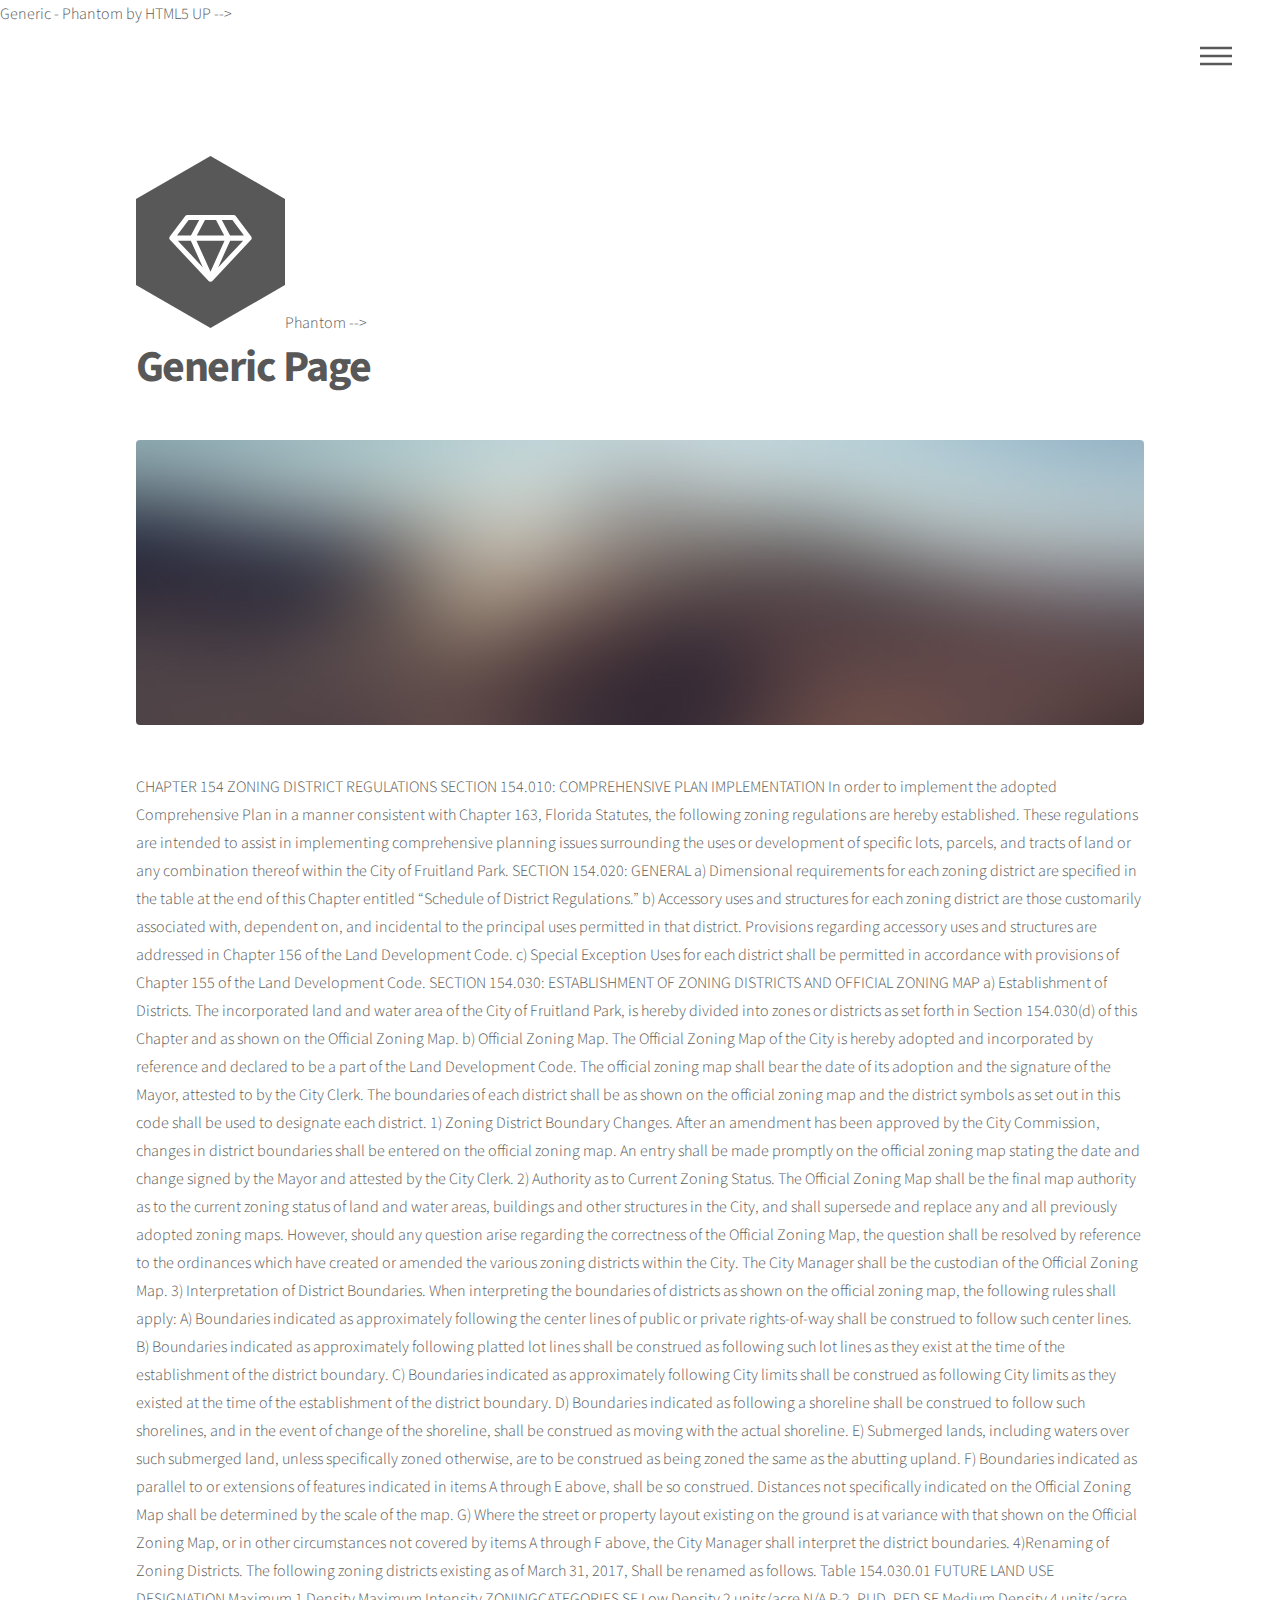
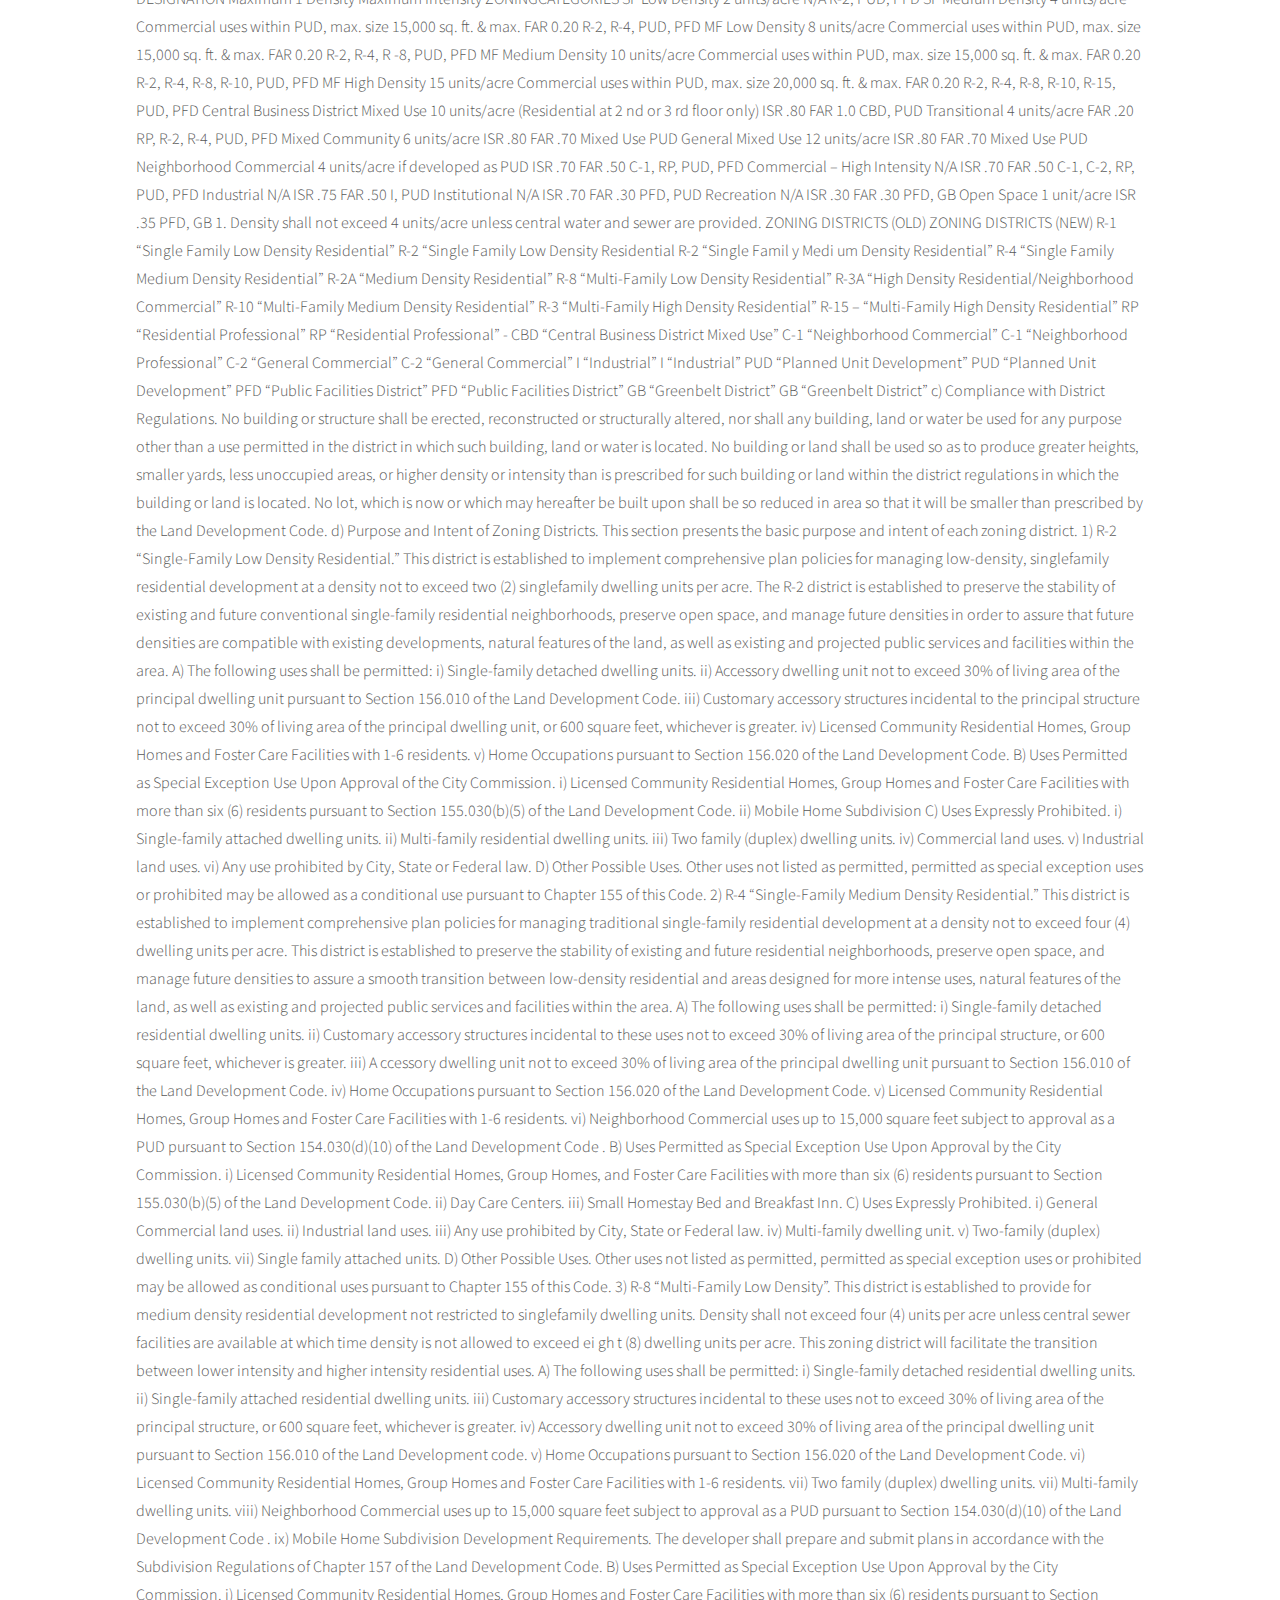
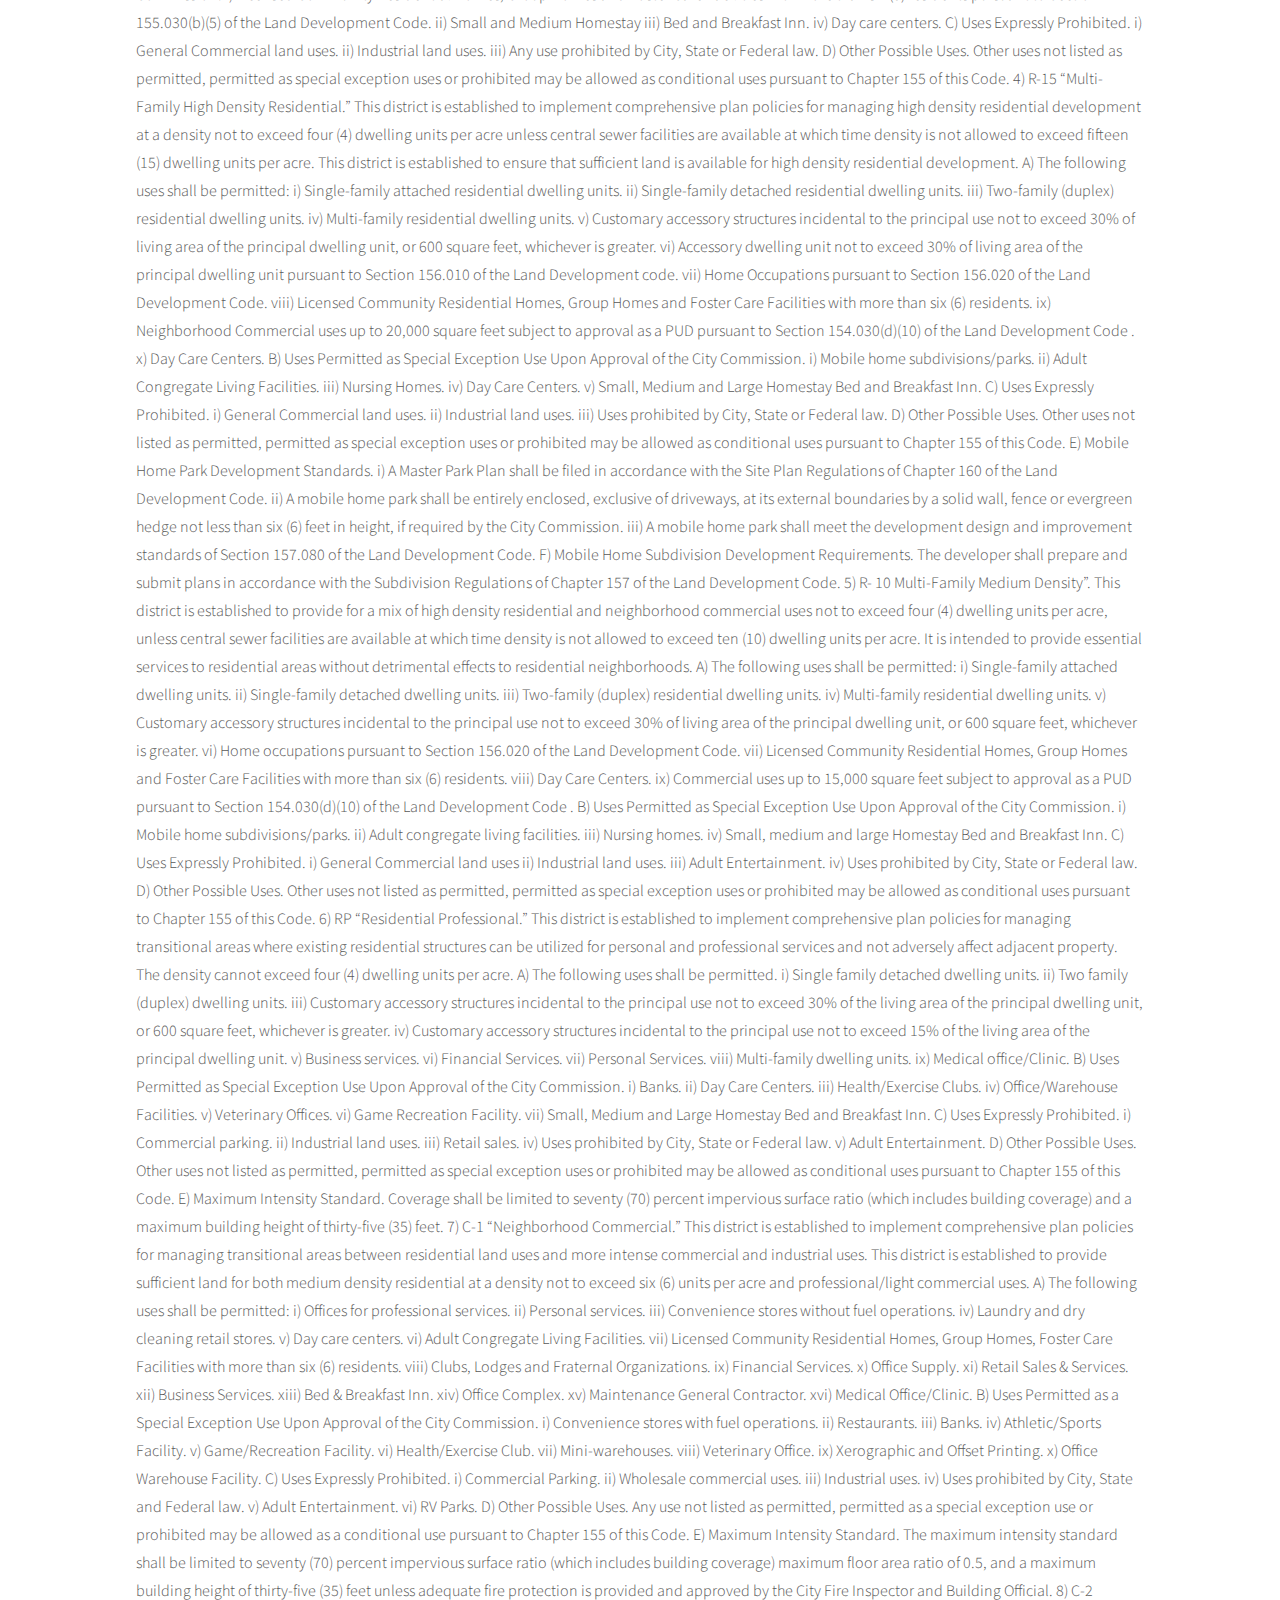
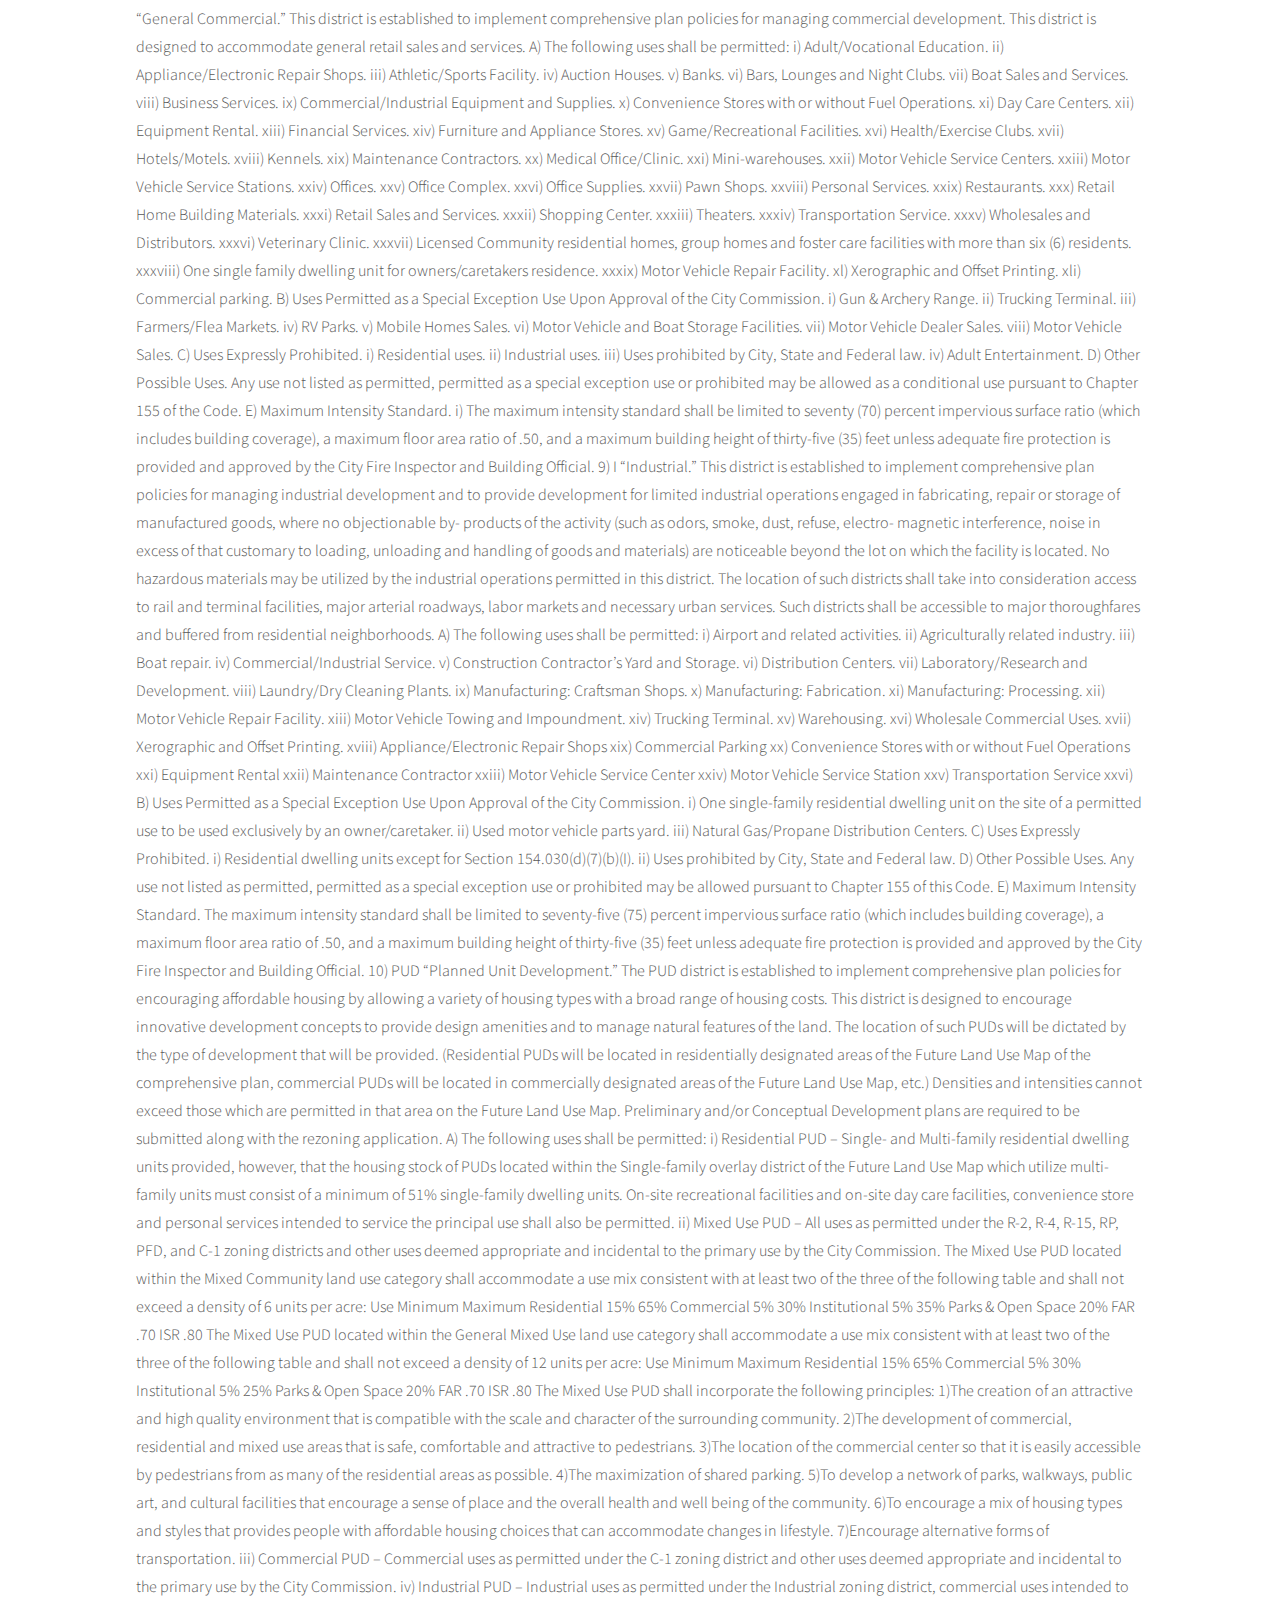
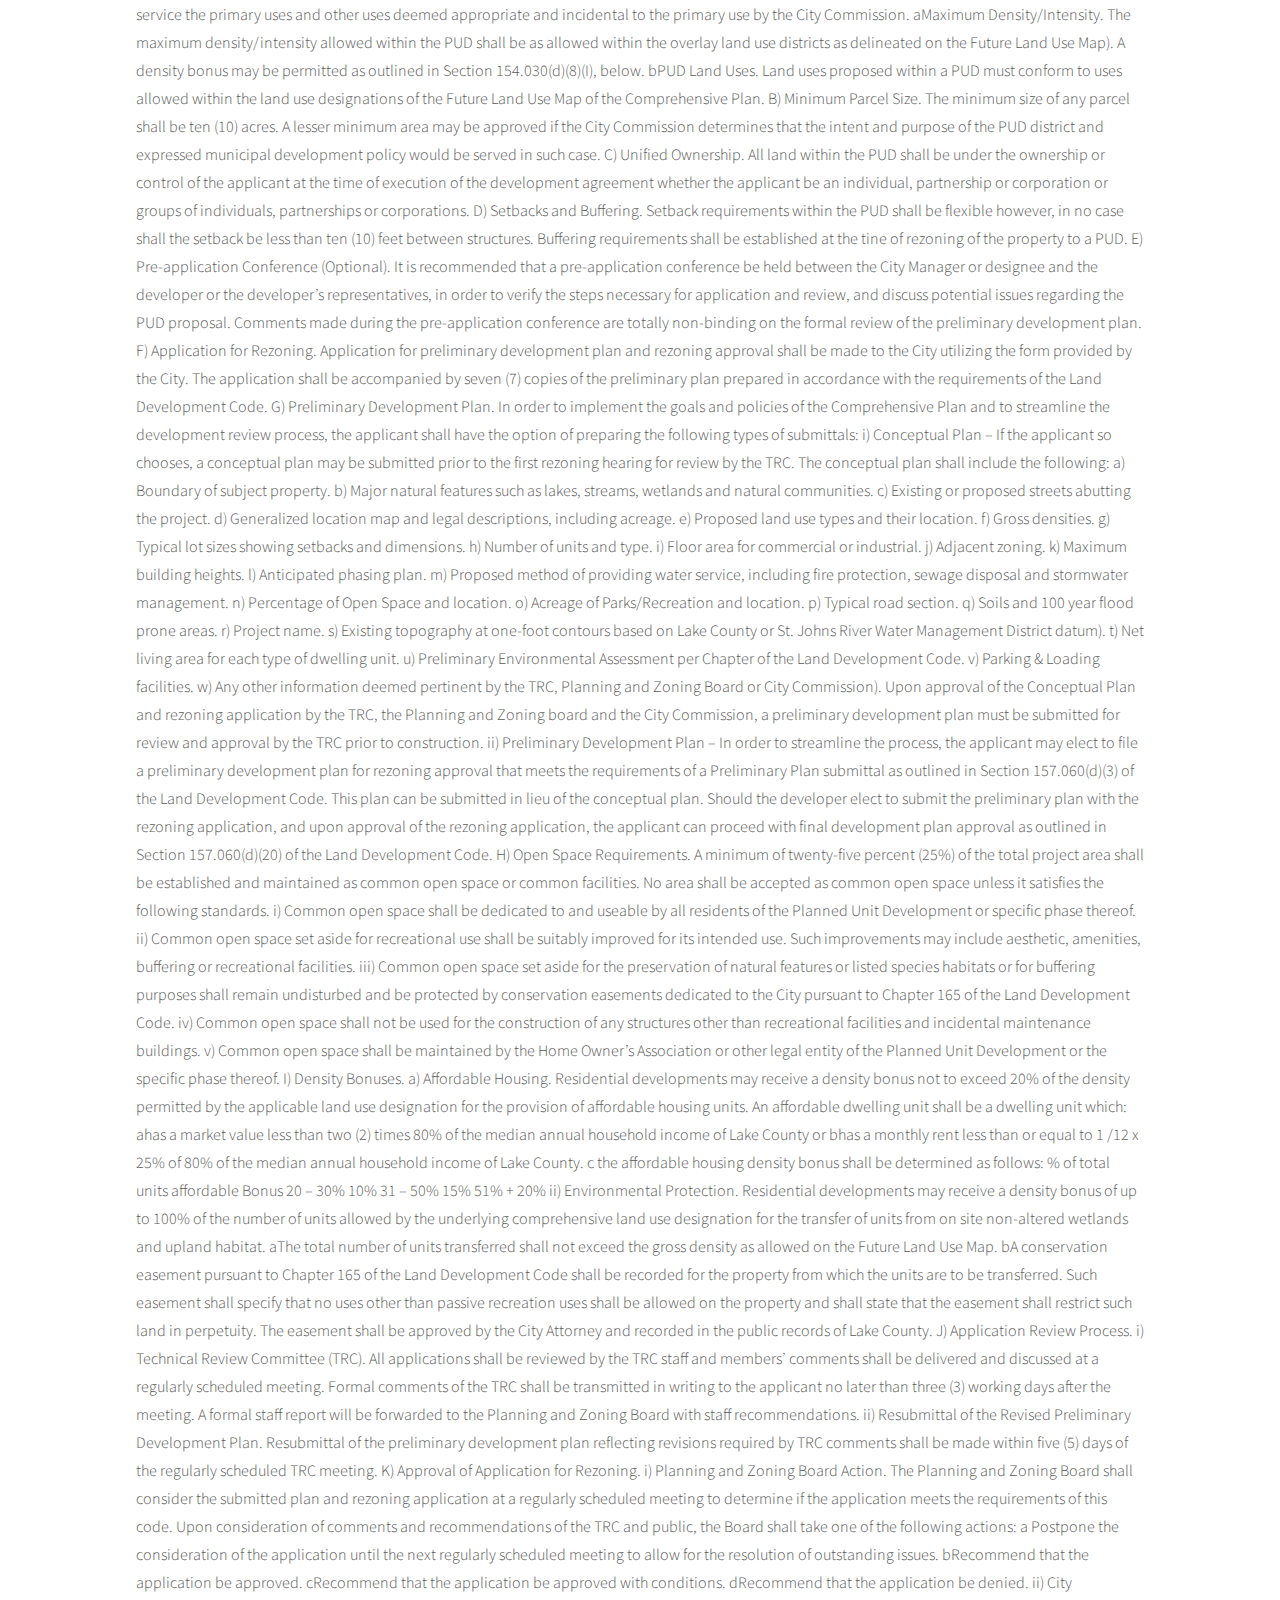
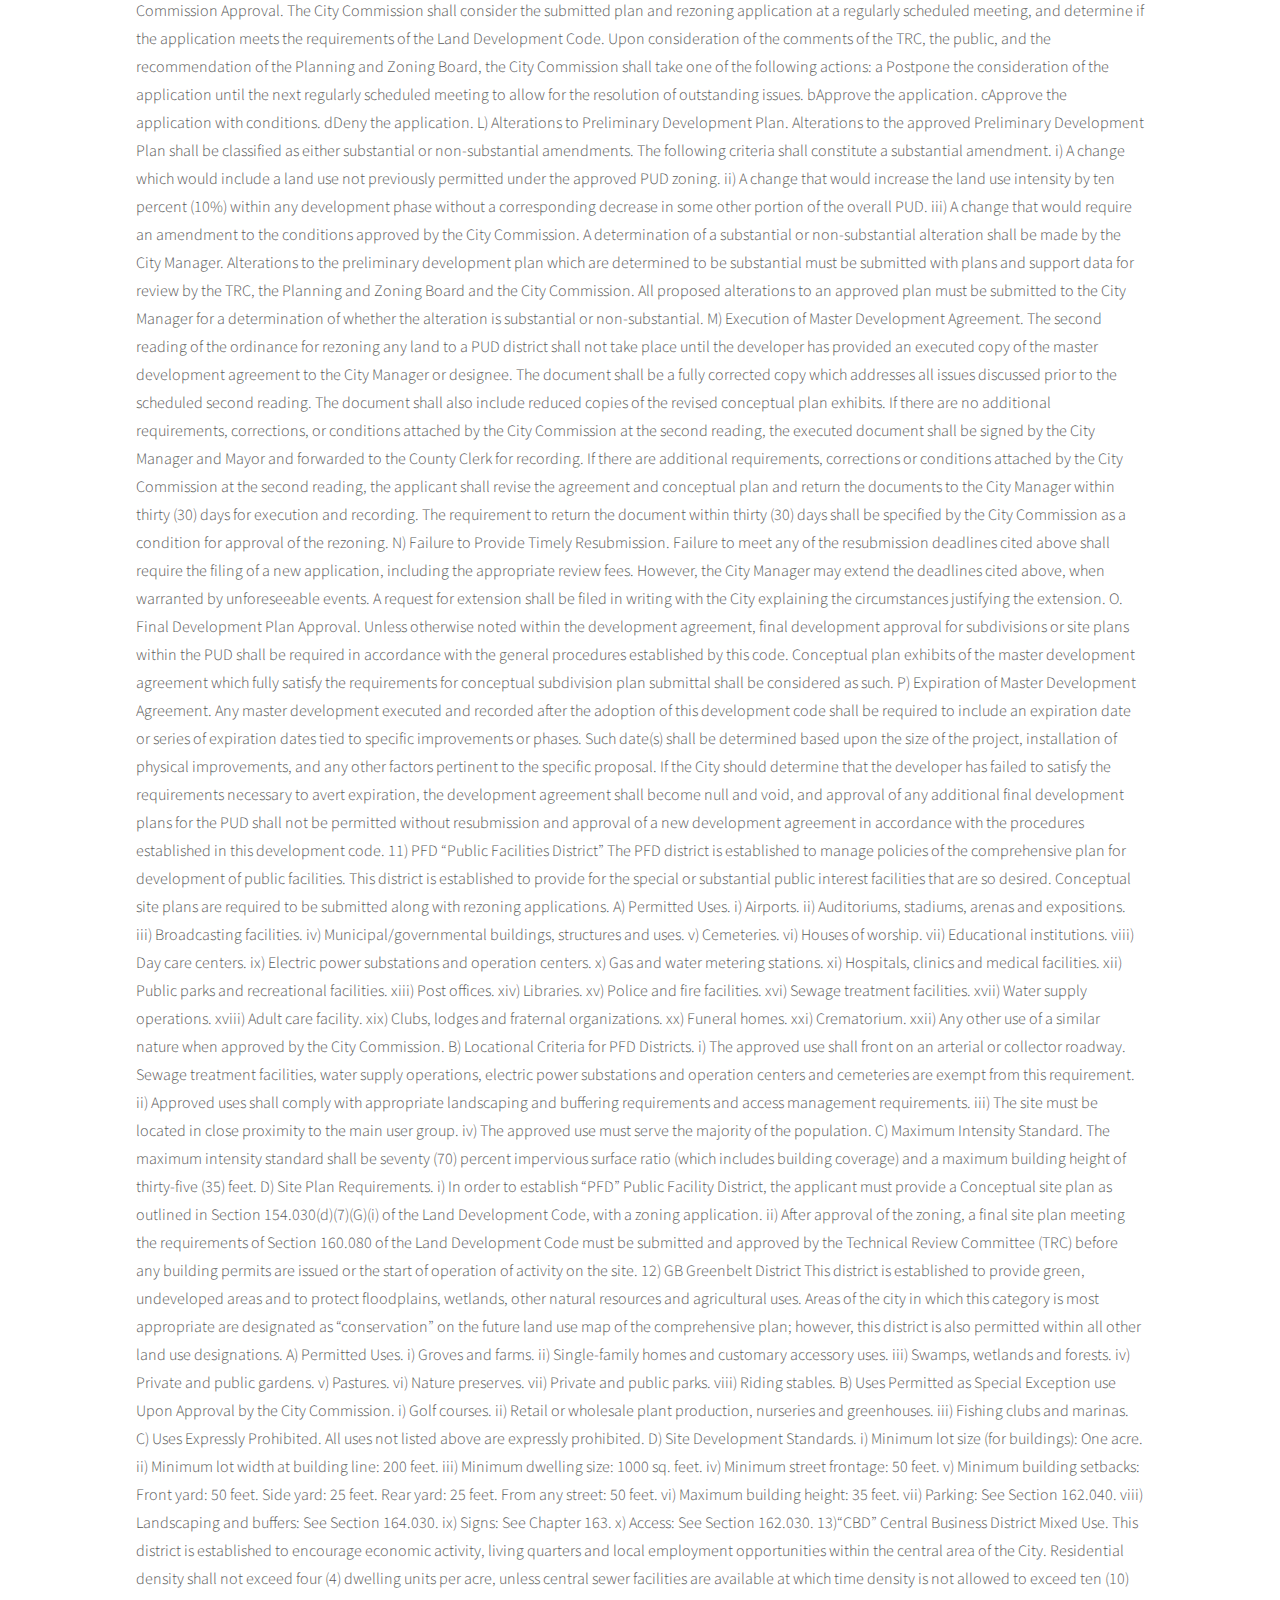
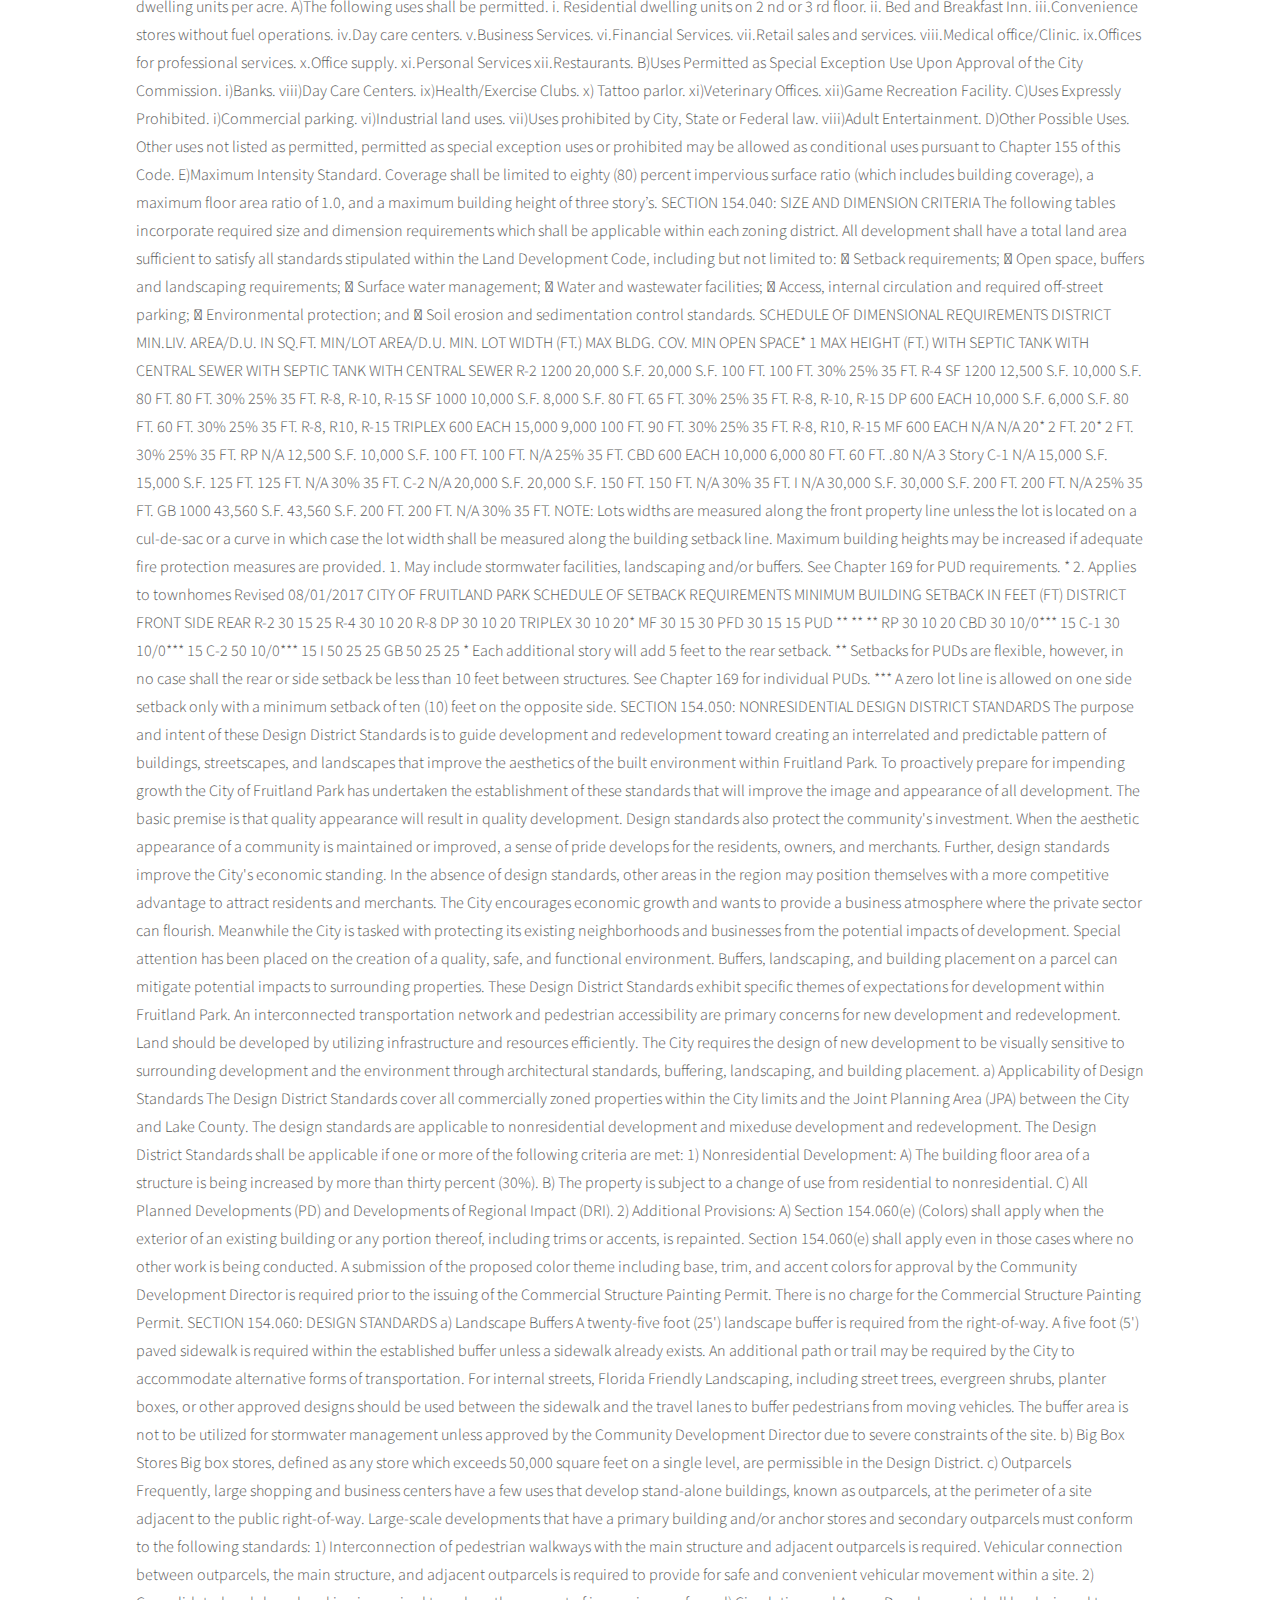
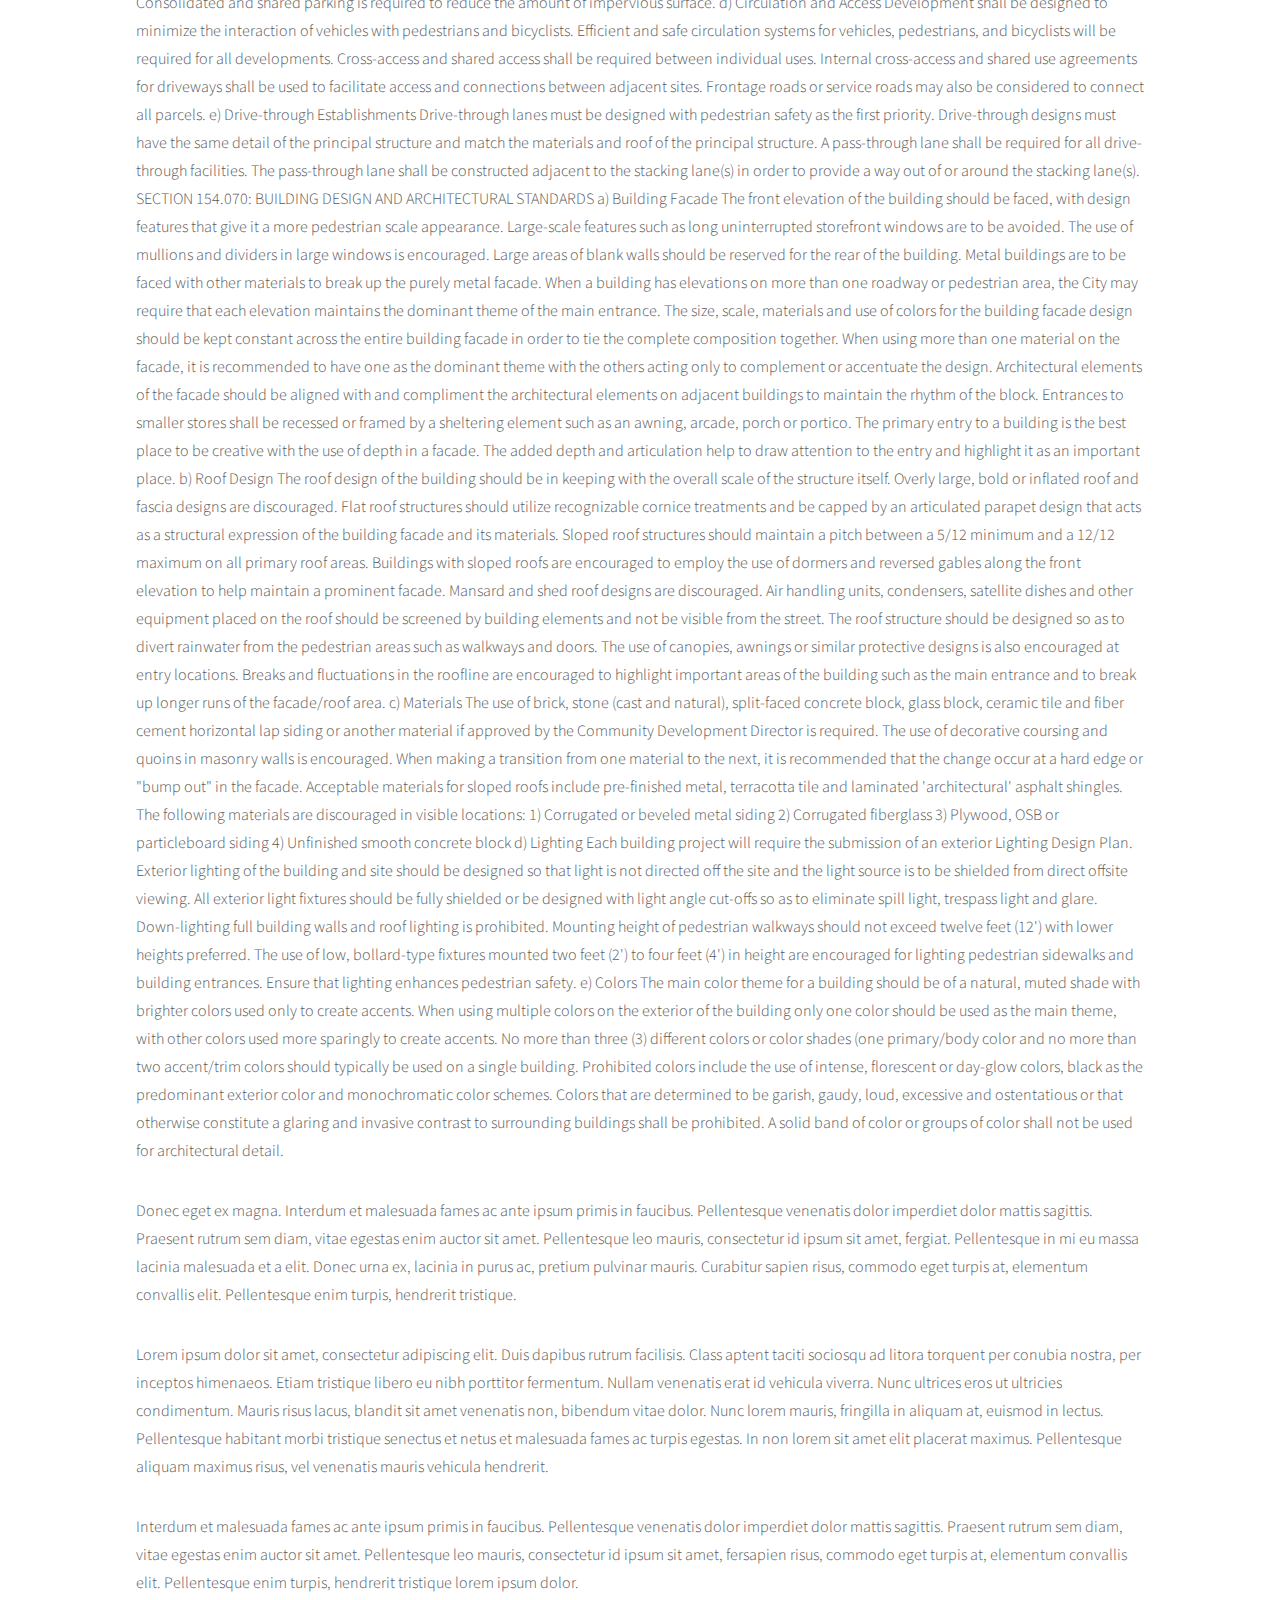
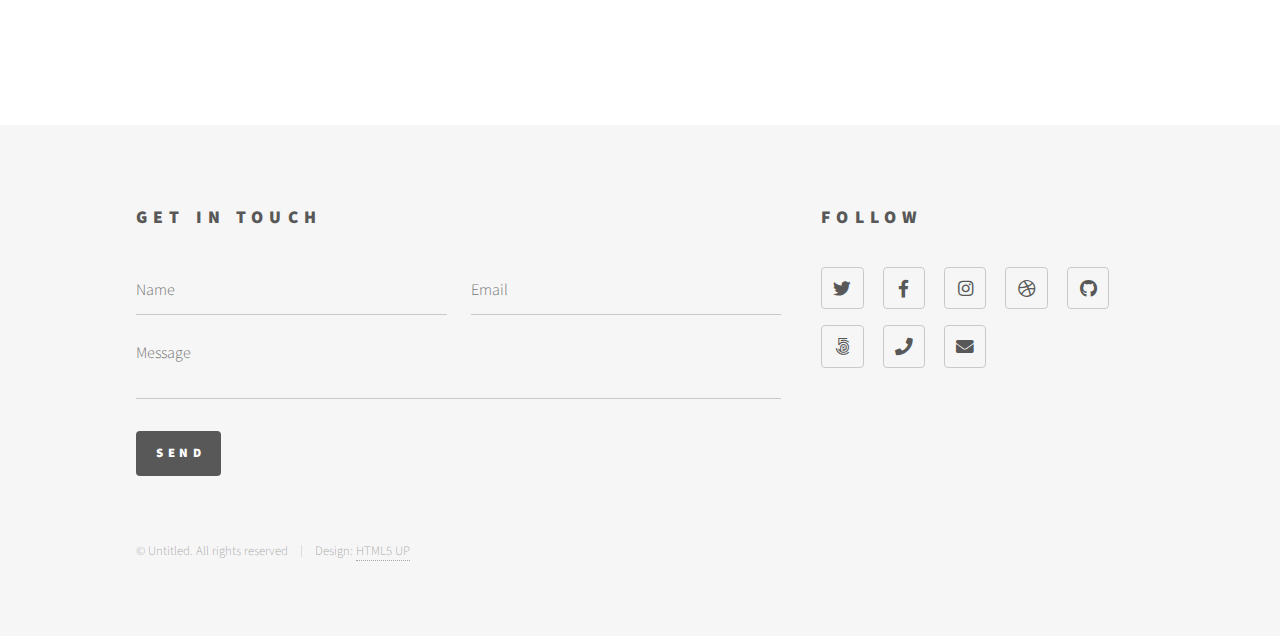
<file: generic.html>
<!DOCTYPE HTML>
<!--
	Phantom by HTML5 UP
	html5up.net | @ajlkn
	Free for personal and commercial use under the CCA 3.0 license (html5up.net/license)
-->
<html>
	<head>
		<! --
		<title>Generic - Phantom by HTML5 UP</title>
		<meta charset="utf-8" />
		<meta name="viewport" content="width=device-width, initial-scale=1, user-scalable=no" />
		<link rel="stylesheet" href="assets/css/main.css" />
		<noscript><link rel="stylesheet" href="assets/css/noscript.css" /></noscript> -->
	</head>
	<body class="is-preload">
		<!-- Wrapper -->
			<div id="wrapper">

				<!-- Header -->
					<header id="header">
						<div class="inner">

							<!-- Logo -->
								<! --
							<a href="index.html" class="logo">
									<span class="symbol"><img src="images/logo.svg" alt="" /></span><span class="title">Phantom</span> -->
								</a>

							<!-- Nav -->
								<nav>
									<ul>
										<li><a href="#menu">Menu</a></li>
									</ul>
								</nav>

						</div>
					</header>

				<!-- Menu -->
					<nav id="menu">
						<h2>Menu</h2>
						<ul>
							<li><a href="index.html">Home</a></li>
							<li><a href="generic.html">Ipsum veroeros</a></li>
							<li><a href="generic.html">Tempus etiam</a></li>
							<li><a href="generic.html">Consequat dolor</a></li>
							<li><a href="elements.html">Elements</a></li>
						</ul>
					</nav>

				<!-- Main -->
					<div id="main">
						<div class="inner">
							<h1>Generic Page</h1>
							<span class="image main"><img src="images/pic13.jpg" alt="" /></span>
							<p>CHAPTER 154
ZONING DISTRICT REGULATIONS
SECTION 154.010: COMPREHENSIVE PLAN IMPLEMENTATION
In order to implement the adopted Comprehensive Plan in a manner consistent with
Chapter 163, Florida Statutes, the following zoning regulations are hereby
established. These regulations are intended to assist in implementing comprehensive
planning issues surrounding the uses or development of specific lots, parcels, and
tracts of land or any combination thereof within the City of Fruitland Park.
SECTION 154.020: GENERAL
a) Dimensional requirements for each zoning district are specified in the table at
the end of this Chapter entitled “Schedule of District Regulations.”
b) Accessory uses and structures for each zoning district are those customarily
associated with, dependent on, and incidental to the principal uses permitted in
that district. Provisions regarding accessory uses and structures are addressed
in Chapter 156 of the Land Development Code.
c) Special Exception Uses for each district shall be permitted in accordance with
provisions of Chapter 155 of the Land Development Code.
SECTION 154.030: ESTABLISHMENT OF ZONING DISTRICTS AND
OFFICIAL ZONING MAP
a) Establishment of Districts.
The incorporated land and water area of the City of Fruitland Park, is hereby
divided into zones or districts as set forth in Section 154.030(d) of this Chapter
and as shown on the Official Zoning Map.
b) Official Zoning Map.
The Official Zoning Map of the City is hereby adopted and incorporated by
reference and declared to be a part of the Land Development Code. The official
zoning map shall bear the date of its adoption and the signature of the Mayor,
attested to by the City Clerk. The boundaries of each district shall be as shown
on the official zoning map and the district symbols as set out in this code shall
be used to designate each district.
1) Zoning District Boundary Changes.
After an amendment has been approved by the City Commission, changes
in district boundaries shall be entered on the official zoning map. An entry
shall be made promptly on the official zoning map stating the date and
change signed by the Mayor and attested by the City Clerk.
2) Authority as to Current Zoning Status.
The Official Zoning Map shall be the final map authority as to the current
zoning status of land and water areas, buildings and other structures in
the City, and shall supersede and replace any and all previously adopted
zoning maps. However, should any question arise regarding the
correctness of the Official Zoning Map, the question shall be resolved by
reference to the ordinances which have created or amended the various
zoning districts within the City. The City Manager shall be the custodian
of the Official Zoning Map.
3) Interpretation of District Boundaries.
When interpreting the boundaries of districts as shown on the official
zoning map, the following rules shall apply:
A) Boundaries indicated as approximately following the center lines of
public or private rights-of-way shall be construed to follow such
center lines.
B) Boundaries indicated as approximately following platted lot lines shall
be construed as following such lot lines as they exist at the time of
the establishment of the district boundary.
C) Boundaries indicated as approximately following City limits shall be
construed as following City limits as they existed at the time of the
establishment of the district boundary.
D) Boundaries indicated as following a shoreline shall be construed to
follow such shorelines, and in the event of change of the shoreline,
shall be construed as moving with the actual shoreline.
E) Submerged lands, including waters over such submerged land, unless
specifically zoned otherwise, are to be construed as being zoned
the same as the abutting upland.
F) Boundaries indicated as parallel to or extensions of features
indicated in items A through E above, shall be so construed.
Distances not specifically indicated on the Official Zoning Map shall
be determined by the scale of the map.
G) Where the street or property layout existing on the ground is at
variance with that shown on the Official Zoning Map, or in other
circumstances not covered by items A through F above, the City
Manager shall interpret the district boundaries.
4)Renaming of Zoning Districts.
The following zoning districts existing as of March 31, 2017, Shall be
renamed as follows.
Table 154.030.01
FUTURE LAND USE
DESIGNATION
Maximum 1
Density
Maximum Intensity ZONINGCATEGORIES
SF Low Density 2 units/acre N/A R-2, PUD, PFD
SF Medium Density 4 units/acre Commercial uses within
PUD, max. size 15,000 sq.
ft. & max. FAR 0.20
R-2, R-4, PUD, PFD
MF Low Density 8 units/acre Commercial uses within
PUD, max. size 15,000 sq.
ft. & max. FAR 0.20
R-2, R-4, R -8, PUD, PFD
MF Medium Density 10 units/acre Commercial uses within
PUD, max. size 15,000 sq.
ft. & max. FAR 0.20
R-2, R-4, R-8, R-10, PUD,
PFD
MF High Density 15 units/acre Commercial uses within
PUD, max. size 20,000 sq.
ft. & max. FAR 0.20
R-2, R-4, R-8, R-10, R-15,
PUD, PFD
Central Business
District Mixed Use
10 units/acre
(Residential at
2
nd or 3
rd
floor
only)
ISR .80
FAR 1.0
CBD, PUD
Transitional 4 units/acre FAR .20 RP, R-2, R-4, PUD, PFD
Mixed Community 6 units/acre ISR .80
FAR .70
Mixed Use PUD
General Mixed Use 12 units/acre ISR .80
FAR .70
Mixed Use PUD
Neighborhood
Commercial
4 units/acre if
developed as
PUD
ISR .70
FAR .50
C-1, RP, PUD, PFD
Commercial – High
Intensity
N/A ISR .70
FAR .50
C-1, C-2, RP, PUD, PFD
Industrial N/A ISR .75
FAR .50
I, PUD
Institutional N/A ISR .70
FAR .30
PFD, PUD
Recreation N/A ISR .30
FAR .30
PFD, GB
Open Space 1 unit/acre ISR .35 PFD, GB
1. Density shall not exceed 4 units/acre unless central water and sewer
are provided.
ZONING DISTRICTS (OLD) ZONING DISTRICTS (NEW)
R-1 “Single Family Low Density Residential” R-2 “Single Family Low Density
Residential
R-2 “Single Famil y Medi um Density
Residential”
R-4 “Single Family Medium Density
Residential”
R-2A “Medium Density Residential” R-8 “Multi-Family Low Density
Residential”
R-3A “High Density Residential/Neighborhood
Commercial”
R-10 “Multi-Family Medium Density
Residential”
R-3 “Multi-Family High Density Residential” R-15 – “Multi-Family High Density
Residential”
RP “Residential Professional” RP “Residential Professional”
- CBD “Central Business District
Mixed Use”
C-1 “Neighborhood Commercial” C-1 “Neighborhood Professional”
C-2 “General Commercial” C-2 “General Commercial”
I “Industrial” I “Industrial”
PUD “Planned Unit Development” PUD “Planned Unit Development”
PFD “Public Facilities District” PFD “Public Facilities District”
GB “Greenbelt District” GB “Greenbelt District”
c) Compliance with District Regulations.
No building or structure shall be erected, reconstructed or structurally altered,
nor shall any building, land or water be used for any purpose other than a use
permitted in the district in which such building, land or water is located. No
building or land shall be used so as to produce greater heights, smaller yards,
less unoccupied areas, or higher density or intensity than is prescribed for such
building or land within the district regulations in which the building or land is
located. No lot, which is now or which may hereafter be built upon shall be so
reduced in area so that it will be smaller than prescribed by the Land
Development Code.
d) Purpose and Intent of Zoning Districts.
This section presents the basic purpose and intent of each zoning district.
1) R-2 “Single-Family Low Density Residential.” This district is established to
implement comprehensive plan policies for managing low-density, singlefamily residential development at a density not to exceed two (2) singlefamily dwelling units per acre. The R-2 district is established to preserve
the stability of existing and future conventional single-family residential
neighborhoods, preserve open space, and manage future densities in
order to assure that future densities are compatible with existing
developments, natural features of the land, as well as existing and
projected public services and facilities within the area.
A) The following uses shall be permitted:
i) Single-family detached dwelling units.
ii) Accessory dwelling unit not to exceed 30% of living area of
the principal dwelling unit pursuant to Section 156.010 of the
Land Development Code.
iii) Customary accessory structures incidental to the principal
structure not to exceed 30% of living area of the principal
dwelling unit, or 600 square feet, whichever is greater.
iv) Licensed Community Residential Homes, Group Homes and
Foster Care Facilities with 1-6 residents.
v) Home Occupations pursuant to Section 156.020 of the Land
Development Code.
B) Uses Permitted as Special Exception Use Upon Approval of the City
Commission.
i) Licensed Community Residential Homes, Group Homes and
Foster Care Facilities with more than six (6) residents
pursuant to Section 155.030(b)(5) of the Land Development
Code.
ii) Mobile Home Subdivision
C) Uses Expressly Prohibited.
i) Single-family attached dwelling units.
ii) Multi-family residential dwelling units.
iii) Two family (duplex) dwelling units.
iv) Commercial land uses.
v) Industrial land uses.
vi) Any use prohibited by City, State or Federal law.
D) Other Possible Uses.
Other uses not listed as permitted, permitted as special exception
uses or prohibited may be allowed as a conditional use pursuant to
Chapter 155 of this Code.
2) R-4 “Single-Family Medium Density Residential.” This district is
established to implement comprehensive plan policies for managing
traditional single-family residential development at a density not to exceed
four (4) dwelling units per acre. This district is established to preserve
the stability of existing and future residential neighborhoods, preserve
open space, and manage future densities to assure a smooth transition
between low-density residential and areas designed for more intense
uses, natural features of the land, as well as existing and projected public
services and facilities within the area.
A) The following uses shall be permitted:
i) Single-family detached residential dwelling units.
ii) Customary accessory structures incidental to these uses not
to exceed 30% of living area of the principal structure, or 600
square feet, whichever is greater.
iii) A ccessory dwelling unit not to exceed 30% of living area of
the principal dwelling unit pursuant to Section 156.010 of the
Land Development Code.
iv) Home Occupations pursuant to Section 156.020 of the Land
Development Code.
v) Licensed Community Residential Homes, Group Homes and
Foster Care Facilities with 1-6 residents.
vi) Neighborhood Commercial uses up to 15,000 square feet
subject to approval as a PUD pursuant to Section
154.030(d)(10) of the Land Development Code .
B) Uses Permitted as Special Exception Use Upon Approval by the City
Commission.
i) Licensed Community Residential Homes, Group Homes, and
Foster Care Facilities with more than six (6) residents
pursuant to Section 155.030(b)(5) of the Land Development
Code.
ii) Day Care Centers.
iii) Small Homestay Bed and Breakfast Inn.
C) Uses Expressly Prohibited.
i) General Commercial land uses.
ii) Industrial land uses.
iii) Any use prohibited by City, State or Federal law.
iv) Multi-family dwelling unit.
v) Two-family (duplex) dwelling units.
vii) Single family attached units.
D) Other Possible Uses.
Other uses not listed as permitted, permitted as special exception
uses or prohibited may be allowed as conditional uses pursuant to
Chapter 155 of this Code.
3) R-8 “Multi-Family Low Density”. This district is established to provide
for medium density residential development not restricted to singlefamily dwelling units. Density shall not exceed four (4) units per acre
unless central sewer facilities are available at which time density is not
allowed to exceed ei gh t (8) dwelling units per acre. This zoning
district will facilitate the transition between lower intensity and higher
intensity residential uses.
A) The following uses shall be permitted:
i) Single-family detached residential dwelling units.
ii) Single-family attached residential dwelling units.
iii) Customary accessory structures incidental to these uses
not to exceed 30% of living area of the principal
structure, or 600 square feet, whichever is greater.
iv) Accessory dwelling unit not to exceed 30% of living area
of the principal dwelling unit pursuant to Section 156.010
of the Land Development code.
v) Home Occupations pursuant to Section 156.020 of the
Land Development Code.
vi) Licensed Community Residential Homes, Group Homes
and Foster Care Facilities with 1-6 residents.
vii) Two family (duplex) dwelling units.
vii) Multi-family dwelling units.
viii) Neighborhood Commercial uses up to 15,000 square
feet subject to approval as a PUD pursuant to Section
154.030(d)(10) of the Land Development Code .
ix) Mobile Home Subdivision Development Requirements.
The developer shall prepare and submit plans in
accordance with the Subdivision Regulations of Chapter
157 of the Land Development Code.
B) Uses Permitted as Special Exception Use Upon Approval by the
City Commission.
i) Licensed Community Residential Homes, Group Homes
and Foster Care Facilities with more than six (6)
residents pursuant to Section 155.030(b)(5) of the
Land Development Code.
ii) Small and Medium Homestay
iii) Bed and Breakfast Inn.
iv) Day care centers.
C) Uses Expressly Prohibited.
i) General Commercial land uses.
ii) Industrial land uses.
iii) Any use prohibited by City, State or Federal law.
D) Other Possible Uses.
Other uses not listed as permitted, permitted as special
exception uses or prohibited may be allowed as conditional uses
pursuant to Chapter 155 of this Code.
4) R-15 “Multi-Family High Density Residential.” This district is established
to implement comprehensive plan policies for managing high density
residential development at a density not to exceed four (4) dwelling units
per acre unless central sewer facilities are available at which time
density is not allowed to exceed fifteen (15) dwelling units per acre. This
district is established to ensure that sufficient land is available for high
density residential development.
A) The following uses shall be permitted:
i) Single-family attached residential dwelling units.
ii) Single-family detached residential dwelling units.
iii) Two-family (duplex) residential dwelling units.
iv) Multi-family residential dwelling units.
v) Customary accessory structures incidental to the principal use
not to exceed 30% of living area of the principal dwelling unit,
or 600 square feet, whichever is greater.
vi) Accessory dwelling unit not to exceed 30% of living area of
the principal dwelling unit pursuant to Section 156.010 of the
Land Development code.
vii) Home Occupations pursuant to Section 156.020 of the Land
Development Code.
viii) Licensed Community Residential Homes, Group Homes and
Foster Care Facilities with more than six (6) residents.
ix) Neighborhood Commercial uses up to 20,000 square feet
subject to approval as a PUD pursuant to Section
154.030(d)(10) of the Land Development Code .
x) Day Care Centers.
B) Uses Permitted as Special Exception Use Upon Approval of the City
Commission.
i) Mobile home subdivisions/parks.
ii) Adult Congregate Living Facilities.
iii) Nursing Homes.
iv) Day Care Centers.
v) Small, Medium and Large Homestay Bed and Breakfast Inn.
C) Uses Expressly Prohibited.
i) General Commercial land uses.
ii) Industrial land uses.
iii) Uses prohibited by City, State or Federal law.
D) Other Possible Uses.
Other uses not listed as permitted, permitted as special exception
uses or prohibited may be allowed as conditional uses pursuant to
Chapter 155 of this Code.
E) Mobile Home Park Development Standards.
i) A Master Park Plan shall be filed in accordance with the Site
Plan Regulations of Chapter 160 of the Land Development
Code.
ii) A mobile home park shall be entirely enclosed, exclusive of
driveways, at its external boundaries by a solid wall, fence or
evergreen hedge not less than six (6) feet in height, if required
by the City Commission.
iii) A mobile home park shall meet the development design and
improvement standards of Section 157.080 of the Land
Development Code.
F) Mobile Home Subdivision Development Requirements.
The developer shall prepare and submit plans in accordance with the
Subdivision Regulations of Chapter 157 of the Land Development
Code.
5) R- 10 Multi-Family Medium Density”. This district is established to provide
for a mix of high density residential and neighborhood commercial uses
not to exceed four (4) dwelling units per acre, unless central sewer
facilities are available at which time density is not allowed to exceed ten
(10) dwelling units per acre. It is intended to provide essential services to
residential areas without detrimental effects to residential neighborhoods.
A) The following uses shall be permitted:
i) Single-family attached dwelling units.
ii) Single-family detached dwelling units.
iii) Two-family (duplex) residential dwelling units.
iv) Multi-family residential dwelling units.
v) Customary accessory structures incidental to the
principal use not to exceed 30% of living area of the
principal dwelling unit, or 600 square feet, whichever is
greater.
vi) Home occupations pursuant to Section 156.020
of the Land Development Code.
vii) Licensed Community Residential Homes, Group Homes
and Foster Care Facilities with more than six (6)
residents.
viii) Day Care Centers.
ix) Commercial uses up to 15,000 square feet subject to
approval as a PUD pursuant to Section 154.030(d)(10)
of the Land Development Code .
B) Uses Permitted as Special Exception Use Upon Approval
of the City Commission.
i) Mobile home subdivisions/parks.
ii) Adult congregate living facilities.
iii) Nursing homes.
iv) Small, medium and large Homestay Bed and Breakfast
Inn.
C) Uses Expressly Prohibited.
i) General Commercial land uses
ii) Industrial land uses.
iii) Adult Entertainment.
iv) Uses prohibited by City, State or Federal law.
D) Other Possible Uses.
Other uses not listed as permitted, permitted as special exception uses or
prohibited may be allowed as conditional uses pursuant to Chapter 155 of this
Code.
6) RP “Residential Professional.” This district is established to implement
comprehensive plan policies for managing transitional areas where
existing residential structures can be utilized for personal and professional
services and not adversely affect adjacent property. The density cannot
exceed four (4) dwelling units per acre.
A) The following uses shall be permitted.
i) Single family detached dwelling units.
ii) Two family (duplex) dwelling units.
iii) Customary accessory structures incidental to the principal use
not to exceed 30% of the living area of the principal dwelling
unit, or 600 square feet, whichever is greater.
iv) Customary accessory structures incidental to the principal use
not to exceed 15% of the living area of the principal dwelling
unit.
v) Business services.
vi) Financial Services.
vii) Personal Services.
viii) Multi-family dwelling units.
ix) Medical office/Clinic.
B) Uses Permitted as Special Exception Use Upon Approval of the City
Commission.
i) Banks.
ii) Day Care Centers.
iii) Health/Exercise Clubs.
iv) Office/Warehouse Facilities.
v) Veterinary Offices.
vi) Game Recreation Facility.
vii) Small, Medium and Large Homestay Bed and Breakfast Inn.
C) Uses Expressly Prohibited.
i) Commercial parking.
ii) Industrial land uses.
iii) Retail sales.
iv) Uses prohibited by City, State or Federal law.
v) Adult Entertainment.
D) Other Possible Uses.
Other uses not listed as permitted, permitted as special exception
uses or prohibited may be allowed as conditional uses pursuant to
Chapter 155 of this Code.
E) Maximum Intensity Standard.
Coverage shall be limited to seventy (70) percent impervious surface
ratio (which includes building coverage) and a maximum building
height of thirty-five (35) feet.
7) C-1 “Neighborhood Commercial.” This district is established to implement
comprehensive plan policies for managing transitional areas between
residential land uses and more intense commercial and industrial uses.
This district is established to provide sufficient land for both medium
density residential at a density not to exceed six (6) units per acre and
professional/light commercial uses.
A) The following uses shall be permitted:
i) Offices for professional services.
ii) Personal services.
iii) Convenience stores without fuel operations.
iv) Laundry and dry cleaning retail stores.
v) Day care centers.
vi) Adult Congregate Living Facilities.
vii) Licensed Community Residential Homes, Group Homes, Foster
Care Facilities with more than six (6) residents.
viii) Clubs, Lodges and Fraternal Organizations.
ix) Financial Services.
x) Office Supply.
xi) Retail Sales & Services.
xii) Business Services.
xiii) Bed & Breakfast Inn.
xiv) Office Complex.
xv) Maintenance General Contractor.
xvi) Medical Office/Clinic.
B) Uses Permitted as a Special Exception Use Upon Approval of the City
Commission.
i) Convenience stores with fuel operations.
ii) Restaurants.
iii) Banks.
iv) Athletic/Sports Facility.
v) Game/Recreation Facility.
vi) Health/Exercise Club.
vii) Mini-warehouses.
viii) Veterinary Office.
ix) Xerographic and Offset Printing.
x) Office Warehouse Facility.
C) Uses Expressly Prohibited.
i) Commercial Parking.
ii) Wholesale commercial uses.
iii) Industrial uses.
iv) Uses prohibited by City, State and Federal law.
v) Adult Entertainment.
vi) RV Parks.
D) Other Possible Uses.
Any use not listed as permitted, permitted as a special exception use
or prohibited may be allowed as a conditional use pursuant to Chapter
155 of this Code.
E) Maximum Intensity Standard.
The maximum intensity standard shall be limited to seventy (70)
percent impervious surface ratio (which includes building coverage)
maximum floor area ratio of 0.5, and a maximum building height of
thirty-five (35) feet unless adequate fire protection is provided and
approved by the City Fire Inspector and Building Official.
8) C-2 “General Commercial.” This district is established to implement
comprehensive plan policies for managing commercial development. This district
is designed to accommodate general retail sales and services.
A) The following uses shall be permitted:
i) Adult/Vocational Education.
ii) Appliance/Electronic Repair Shops.
iii) Athletic/Sports Facility.
iv) Auction Houses.
v) Banks.
vi) Bars, Lounges and Night Clubs.
vii) Boat Sales and Services.
viii) Business Services.
ix) Commercial/Industrial Equipment and Supplies.
x) Convenience Stores with or without Fuel Operations.
xi) Day Care Centers.
xii) Equipment Rental.
xiii) Financial Services.
xiv) Furniture and Appliance Stores.
xv) Game/Recreational Facilities.
xvi) Health/Exercise Clubs.
xvii) Hotels/Motels.
xviii) Kennels.
xix) Maintenance Contractors.
xx) Medical Office/Clinic.
xxi) Mini-warehouses.
xxii) Motor Vehicle Service Centers.
xxiii) Motor Vehicle Service Stations.
xxiv) Offices.
xxv) Office Complex.
xxvi) Office Supplies.
xxvii) Pawn Shops.
xxviii) Personal Services.
xxix) Restaurants.
xxx) Retail Home Building Materials.
xxxi) Retail Sales and Services.
xxxii) Shopping Center.
xxxiii) Theaters.
xxxiv) Transportation Service.
xxxv) Wholesales and Distributors.
xxxvi) Veterinary Clinic.
xxxvii) Licensed Community residential homes, group homes
and foster care facilities with more than six (6) residents.
xxxviii) One single family dwelling unit for
owners/caretakers residence.
xxxix) Motor Vehicle Repair Facility.
xl) Xerographic and Offset Printing.
xli) Commercial parking.
B) Uses Permitted as a Special Exception Use Upon Approval of the City
Commission.
i) Gun & Archery Range.
ii) Trucking Terminal.
iii) Farmers/Flea Markets.
iv) RV Parks.
v) Mobile Homes Sales.
vi) Motor Vehicle and Boat Storage Facilities.
vii) Motor Vehicle Dealer Sales.
viii) Motor Vehicle Sales.
C) Uses Expressly Prohibited.
i) Residential uses.
ii) Industrial uses.
iii) Uses prohibited by City, State and Federal law.
iv) Adult Entertainment.
D) Other Possible Uses.
Any use not listed as permitted, permitted as a special exception use
or prohibited may be allowed as a conditional use pursuant to Chapter
155 of the Code.
E) Maximum Intensity Standard.
i) The maximum intensity standard shall be limited to seventy
(70) percent impervious surface ratio (which includes
building coverage), a maximum floor area ratio of .50, and
a maximum building height of thirty-five (35) feet unless
adequate fire protection is provided and approved by the
City Fire Inspector and Building Official.
9) I “Industrial.” This district is established to implement comprehensive plan
policies for managing industrial development and to provide development for
limited industrial operations engaged in fabricating, repair or storage of
manufactured goods, where no objectionable by- products of the activity
(such as odors, smoke, dust, refuse, electro-
magnetic interference, noise in excess of that customary to loading,
unloading and handling of goods and materials) are noticeable beyond the
lot on which the facility is located. No hazardous materials may be
utilized by the industrial operations permitted in this district. The location
of such districts shall take into consideration access to rail and terminal
facilities, major arterial roadways, labor markets and necessary urban
services. Such districts shall be accessible to major thoroughfares and
buffered from residential neighborhoods.
A) The following uses shall be permitted:
i) Airport and related activities.
ii) Agriculturally related industry.
iii) Boat repair.
iv) Commercial/Industrial Service.
v) Construction Contractor’s Yard and Storage.
vi) Distribution Centers.
vii) Laboratory/Research and Development.
viii) Laundry/Dry Cleaning Plants.
ix) Manufacturing: Craftsman Shops.
x) Manufacturing: Fabrication.
xi) Manufacturing: Processing.
xii) Motor Vehicle Repair Facility.
xiii) Motor Vehicle Towing and Impoundment.
xiv) Trucking Terminal.
xv) Warehousing.
xvi) Wholesale Commercial Uses.
xvii) Xerographic and Offset Printing.
xviii) Appliance/Electronic Repair Shops
xix) Commercial Parking
xx) Convenience Stores with or without Fuel Operations
xxi) Equipment Rental
xxii) Maintenance Contractor
xxiii) Motor Vehicle Service Center
xxiv) Motor Vehicle Service Station
xxv) Transportation Service
xxvi)
B) Uses Permitted as a Special Exception Use Upon Approval of the City
Commission.
i) One single-family residential dwelling unit on the site of a
permitted use to be used exclusively by an
owner/caretaker.
ii) Used motor vehicle parts yard.
iii) Natural Gas/Propane Distribution Centers.
C) Uses Expressly Prohibited.
i) Residential dwelling units except for Section
154.030(d)(7)(b)(I).
ii) Uses prohibited by City, State and Federal law.
D) Other Possible Uses.
Any use not listed as permitted, permitted as a special exception use
or prohibited may be allowed pursuant to Chapter 155 of this Code.
E) Maximum Intensity Standard.
The maximum intensity standard shall be limited to seventy-five (75)
percent impervious surface ratio (which includes building coverage),
a maximum floor area ratio of .50, and a maximum building height
of thirty-five (35) feet unless adequate fire protection is provided and
approved by the City Fire Inspector and Building Official.
10) PUD “Planned Unit Development.” The PUD district is established to
implement comprehensive plan policies for encouraging affordable housing by
allowing a variety of housing types with a broad range of housing costs.
This district is designed to encourage innovative development concepts to
provide design amenities and to manage natural features of the land. The
location of such PUDs will be dictated by the type of development that will
be provided. (Residential PUDs will be located in residentially designated areas
of the Future Land Use Map of the comprehensive plan, commercial PUDs will
be located in commercially designated areas of the Future Land Use Map, etc.)
Densities and intensities cannot exceed those which are permitted in that area
on the Future Land Use Map. Preliminary and/or Conceptual Development plans
are required to be submitted along with the rezoning application.
A) The following uses shall be permitted:
i) Residential PUD – Single- and Multi-family residential
dwelling units provided, however, that the housing stock of
PUDs located within the Single-family overlay district of the
Future Land Use Map which utilize multi-family units must
consist of a minimum of 51% single-family dwelling units.
On-site recreational facilities and on-site day care facilities,
convenience store and personal services intended to service
the principal use shall also be permitted.
ii) Mixed Use PUD – All uses as permitted under the R-2,
R-4, R-15, RP, PFD, and C-1 zoning districts and other
uses deemed appropriate and incidental to the primary use
by the City Commission.
The Mixed Use PUD located within the Mixed Community
land use category shall accommodate a use mix consistent
with at least two of the three of the following table and shall
not exceed a density of 6 units per acre:
Use Minimum Maximum
Residential 15% 65%
Commercial 5% 30%
Institutional 5% 35%
Parks & Open Space 20%
FAR .70
ISR .80
The Mixed Use PUD located within the General Mixed Use
land use category shall accommodate a use mix consistent
with at least two of the three of the following table and shall
not exceed a density of 12 units per acre:
Use Minimum Maximum
Residential 15% 65%
Commercial 5% 30%
Institutional 5% 25%
Parks & Open Space 20%
FAR .70
ISR .80
The Mixed Use PUD shall incorporate the following
principles:
1)The creation of an attractive and high quality environment
that is compatible with the scale and character of the
surrounding community.
2)The development of commercial, residential and mixed
use areas that is safe, comfortable and attractive to
pedestrians.
3)The location of the commercial center so that it is easily
accessible by pedestrians from as many of the residential
areas as possible.
4)The maximization of shared parking.
5)To develop a network of parks, walkways, public art,
and cultural facilities that encourage a sense of place
and the overall health and well being of the community.
6)To encourage a mix of housing types and styles that
provides people with affordable housing choices that can
accommodate changes in lifestyle.
7)Encourage alternative forms of transportation.
iii) Commercial PUD – Commercial uses as permitted under
the C-1 zoning district and other uses deemed appropriate
and incidental to the primary use by the City Commission.
iv) Industrial PUD – Industrial uses as permitted under the
Industrial zoning district, commercial uses intended to
service the primary uses and other uses deemed
appropriate and incidental to the primary use by the City
Commission.
aMaximum Density/Intensity.
The maximum density/intensity allowed within the PUD
shall be as allowed within the overlay land use districts as
delineated on the Future Land Use Map). A density bonus
may be permitted as outlined in Section 154.030(d)(8)(I),
below.
bPUD Land Uses.
Land uses proposed within a PUD must conform to uses
allowed within the land use designations of the Future Land
Use Map of the Comprehensive Plan.
B) Minimum Parcel Size.
The minimum size of any parcel shall be ten (10) acres. A lesser
minimum area may be approved if the City Commission determines
that the intent and purpose of the PUD district and expressed
municipal development policy would be served in such case.
C) Unified Ownership.
All land within the PUD shall be under the ownership or control of the
applicant at the time of execution of the development agreement
whether the applicant be an individual, partnership or corporation or
groups of individuals, partnerships or corporations.
D) Setbacks and Buffering.
Setback requirements within the PUD shall be flexible however, in no
case shall the setback be less than ten (10) feet between structures.
Buffering requirements shall be established at the tine of rezoning of
the property to a PUD.
E) Pre-application Conference (Optional).
It is recommended that a pre-application conference be held
between the City Manager or designee and the developer or the
developer’s representatives, in order to verify the steps necessary
for application and review, and discuss potential issues regarding the
PUD proposal. Comments made during the pre-application
conference are totally non-binding on the formal review of the
preliminary development plan.
F) Application for Rezoning.
Application for preliminary development plan and rezoning approval
shall be made to the City utilizing the form provided by the City. The
application shall be accompanied by seven (7) copies of the
preliminary plan prepared in accordance with the requirements of the
Land Development Code.
G) Preliminary Development Plan.
In order to implement the goals and policies of the Comprehensive
Plan and to streamline the development review process, the
applicant shall have the option of preparing the following types of
submittals:
i) Conceptual Plan – If the applicant so chooses, a
conceptual plan may be submitted prior to the first rezoning
hearing for review by the TRC. The conceptual plan shall
include the following:
a) Boundary of subject property.
b) Major natural features such as lakes, streams,
wetlands and natural communities.
c) Existing or proposed streets abutting the project.
d) Generalized location map and legal descriptions,
including acreage.
e) Proposed land use types and their location.
f) Gross densities.
g) Typical lot sizes showing setbacks and dimensions.
h) Number of units and type.
i) Floor area for commercial or industrial.
j) Adjacent zoning.
k) Maximum building heights.
l) Anticipated phasing plan.
m) Proposed method of providing water service,
including fire protection, sewage disposal and
stormwater management.
n) Percentage of Open Space and location.
o) Acreage of Parks/Recreation and location.
p) Typical road section.
q) Soils and 100 year flood prone areas.
r) Project name.
s) Existing topography at one-foot contours based on
Lake County or St. Johns River Water Management
District datum).
t) Net living area for each type of dwelling unit.
u) Preliminary Environmental Assessment per Chapter
of the Land Development Code.
v) Parking & Loading facilities.
w) Any other information deemed pertinent by the TRC,
Planning and Zoning Board or City Commission).
Upon approval of the Conceptual Plan and rezoning application by
the TRC, the Planning and Zoning board and the City Commission, a
preliminary development plan must be submitted for review and
approval by the TRC prior to construction.
ii) Preliminary Development Plan – In order to streamline
the process, the applicant may elect to file a preliminary
development plan for rezoning approval that meets the
requirements of a Preliminary Plan submittal as outlined in
Section 157.060(d)(3) of the Land Development Code. This
plan can be submitted in lieu of the conceptual plan. Should
the developer elect to submit the preliminary plan with the
rezoning application, and upon approval of the rezoning
application, the applicant can proceed with final
development plan approval as outlined in Section
157.060(d)(20) of the Land Development Code.
H) Open Space Requirements.
A minimum of twenty-five percent (25%) of the total project area
shall be established and maintained as common open space or
common facilities. No area shall be accepted as common open space
unless it satisfies the following standards.
i) Common open space shall be dedicated to and useable by
all residents of the Planned Unit Development or specific
phase thereof.
ii) Common open space set aside for recreational use shall be
suitably improved for its intended use. Such improvements
may include aesthetic, amenities, buffering or recreational
facilities.
iii) Common open space set aside for the preservation of natural
features or listed species habitats or for buffering purposes
shall remain undisturbed and be protected by conservation
easements dedicated to the City pursuant to Chapter 165
of the Land Development Code.
iv) Common open space shall not be used for the construction
of any structures other than recreational facilities and
incidental maintenance buildings.
v) Common open space shall be maintained by the Home
Owner’s Association or other legal entity of the Planned Unit
Development or the specific phase thereof.
I) Density Bonuses.
a) Affordable Housing.
Residential developments may receive a density bonus not
to exceed 20% of the density permitted by the applicable
land use designation for the provision of affordable housing
units.
An affordable dwelling unit shall be a dwelling unit which:
ahas a market value less than two (2) times 80% of the
median annual household income of Lake County or
bhas a monthly rent less than or equal to 1
/12 x 25% of 80%
of the median annual household income of Lake County.
c
the affordable housing density bonus shall be determined
as follows:
% of total units affordable Bonus
20 – 30% 10%
31 – 50% 15%
51% + 20%
ii) Environmental Protection.
Residential developments may receive a density bonus of up
to 100% of the number of units allowed by the underlying
comprehensive land use designation for the transfer of units
from on site non-altered wetlands and upland habitat.
aThe total number of units transferred shall not exceed the
gross density as allowed on the Future Land Use Map.
bA conservation easement pursuant to Chapter 165 of the
Land Development Code shall be recorded for the property
from which the units are to be transferred. Such easement
shall specify that no uses other than passive recreation
uses shall be allowed on the property and shall state that
the easement shall restrict such land in perpetuity. The
easement shall be approved by the City Attorney and
recorded in the public records of Lake County.
J) Application Review Process.
i) Technical Review Committee (TRC). All applications
shall be reviewed by the TRC staff and members’ comments
shall be delivered and discussed at a regularly scheduled
meeting. Formal comments of the TRC shall be transmitted
in writing to the applicant no later than three (3) working
days after the meeting. A formal staff report will be
forwarded to the Planning and Zoning Board with staff
recommendations.
ii) Resubmittal of the Revised Preliminary Development
Plan. Resubmittal of the preliminary development plan
reflecting revisions required by TRC comments shall be made
within five (5) days of the regularly scheduled TRC
meeting.
K) Approval of Application for Rezoning.
i) Planning and Zoning Board Action. The Planning and
Zoning Board shall consider the submitted plan and
rezoning application at a regularly scheduled meeting to
determine if the application meets the requirements of this
code. Upon consideration of comments and
recommendations of the TRC and public, the Board shall
take one of the following actions:
a
Postpone the consideration of the application until the next
regularly scheduled meeting to allow for the resolution of
outstanding issues.
bRecommend that the application be approved.
cRecommend that the application be approved with
conditions.
dRecommend that the application be denied.
ii) City Commission Approval. The City Commission shall
consider the submitted plan and rezoning application at a
regularly scheduled meeting, and determine if the
application meets the requirements of the Land
Development Code. Upon consideration of the comments of
the TRC, the public, and the recommendation of the
Planning and Zoning Board, the City Commission shall take
one of the following actions:
a
Postpone the consideration of the application until the next
regularly scheduled meeting to allow for the resolution of
outstanding issues.
bApprove the application.
cApprove the application with conditions.
dDeny the application.
L) Alterations to Preliminary Development Plan. Alterations to the
approved Preliminary Development Plan shall be classified as either
substantial or non-substantial amendments. The following criteria
shall constitute a substantial amendment.
i) A change which would include a land use not previously
permitted under the approved PUD zoning.
ii) A change that would increase the land use intensity by ten
percent (10%) within any development phase without a
corresponding decrease in some other portion of the overall
PUD.
iii) A change that would require an amendment to the
conditions approved by the City Commission.
A determination of a substantial or non-substantial alteration shall be
made by the City Manager.
Alterations to the preliminary development plan which are
determined to be substantial must be submitted with plans and
support data for review by the TRC, the Planning and Zoning Board
and the City Commission.
All proposed alterations to an approved plan must be submitted to
the City Manager for a determination of whether the alteration is
substantial or non-substantial.
M) Execution of Master Development Agreement. The second reading of
the ordinance for rezoning any land to a PUD district shall not take
place until the developer has provided an executed copy of the
master development agreement to the City Manager or designee.
The document shall be a fully corrected copy which addresses all
issues discussed prior to the scheduled second reading. The
document shall also include reduced copies of the revised conceptual
plan exhibits. If there are no additional requirements, corrections, or
conditions attached by the City Commission at the second reading,
the executed document shall be signed by the City Manager and
Mayor and forwarded to the County Clerk for recording. If there are
additional requirements, corrections or conditions attached by the
City Commission at the second reading, the applicant shall revise the
agreement and conceptual plan and return the documents to the City
Manager within thirty (30) days for execution and recording. The
requirement to return the document within thirty (30) days shall be
specified by the City Commission as a condition for approval of the
rezoning.
N) Failure to Provide Timely Resubmission. Failure to meet any of the
resubmission deadlines cited above shall require the filing of a new
application, including the appropriate review fees. However, the City
Manager may extend the deadlines cited above, when warranted by
unforeseeable events. A request for extension shall be filed in
writing with the City explaining the circumstances justifying the
extension.
O. Final Development Plan Approval. Unless otherwise noted within the
development agreement, final development approval for subdivisions
or site plans within the PUD shall be required in accordance with the
general procedures established by this code. Conceptual plan exhibits
of the master development agreement which fully satisfy the
requirements for conceptual subdivision plan submittal shall be
considered as such.
P) Expiration of Master Development Agreement. Any master development
executed and recorded after the adoption of this development code
shall be required to include an expiration date or series of expiration
dates tied to specific improvements or phases. Such date(s) shall be
determined based upon the size of the project, installation of physical
improvements, and any other factors pertinent to the specific
proposal. If the City should determine that the developer has failed
to satisfy the requirements necessary to avert expiration, the
development agreement shall become null and void, and approval of
any additional final development plans for the PUD shall not be
permitted without resubmission and approval of a new development
agreement in accordance with the procedures established in this
development code.
11) PFD “Public Facilities District” The PFD district is established to manage
policies of the comprehensive plan for development of public facilities.
This district is established to provide for the special or substantial public
interest facilities that are so desired. Conceptual site plans are required to
be submitted along with rezoning applications.
A) Permitted Uses.
i) Airports.
ii) Auditoriums, stadiums, arenas and expositions.
iii) Broadcasting facilities.
iv) Municipal/governmental buildings, structures and uses.
v) Cemeteries.
vi) Houses of worship.
vii) Educational institutions.
viii) Day care centers.
ix) Electric power substations and operation centers.
x) Gas and water metering stations.
xi) Hospitals, clinics and medical facilities.
xii) Public parks and recreational facilities.
xiii) Post offices.
xiv) Libraries.
xv) Police and fire facilities.
xvi) Sewage treatment facilities.
xvii) Water supply operations.
xviii) Adult care facility.
xix) Clubs, lodges and fraternal organizations.
xx) Funeral homes.
xxi) Crematorium.
xxii) Any other use of a similar nature when approved by the City
Commission.
B) Locational Criteria for PFD Districts.
i) The approved use shall front on an arterial or collector
roadway. Sewage treatment facilities, water supply
operations, electric power substations and operation centers
and cemeteries are exempt from this requirement.
ii) Approved uses shall comply with appropriate landscaping
and buffering requirements and access management
requirements.
iii) The site must be located in close proximity to the main user
group.
iv) The approved use must serve the majority of the
population.
C) Maximum Intensity Standard.
The maximum intensity standard shall be seventy (70) percent
impervious surface ratio (which includes building coverage) and a
maximum building height of thirty-five (35) feet.
D) Site Plan Requirements.
i) In order to establish “PFD” Public Facility District, the
applicant must provide a Conceptual site plan as outlined in
Section 154.030(d)(7)(G)(i) of the Land Development Code,
with a zoning application.
ii) After approval of the zoning, a final site plan meeting the
requirements of Section 160.080 of the Land Development
Code must be submitted and approved by the Technical
Review Committee (TRC) before any building permits are
issued or the start of operation of activity on the site.
12) GB Greenbelt District This district is established to provide green, undeveloped
areas and to protect floodplains, wetlands, other natural resources and
agricultural uses. Areas of the city in which this category is most appropriate are
designated as “conservation” on the future land use map of the comprehensive
plan; however, this district is also permitted within all other land use
designations.
A) Permitted Uses.
i) Groves and farms.
ii) Single-family homes and customary accessory uses.
iii) Swamps, wetlands and forests.
iv) Private and public gardens.
v) Pastures.
vi) Nature preserves.
vii) Private and public parks.
viii) Riding stables.
B) Uses Permitted as Special Exception use Upon Approval by the City
Commission.
i) Golf courses.
ii) Retail or wholesale plant production, nurseries and
greenhouses.
iii) Fishing clubs and marinas.
C) Uses Expressly Prohibited.
All uses not listed above are expressly prohibited.
D) Site Development Standards.
i) Minimum lot size (for buildings): One acre.
ii) Minimum lot width at building line: 200 feet.
iii) Minimum dwelling size: 1000 sq. feet.
iv) Minimum street frontage: 50 feet.
v) Minimum building setbacks:
Front yard: 50 feet.
Side yard: 25 feet.
Rear yard: 25 feet.
From any street: 50 feet.
vi) Maximum building height: 35 feet.
vii) Parking: See Section 162.040.
viii) Landscaping and buffers: See Section 164.030.
ix) Signs: See Chapter 163.
x) Access: See Section 162.030.
13)“CBD” Central Business District Mixed Use. This district is established to
encourage economic activity, living quarters and local employment
opportunities within the central area of the City. Residential density
shall not exceed four (4) dwelling units per acre, unless central sewer
facilities are available at which time density is not allowed to exceed
ten (10) dwelling units per acre.
A)The following uses shall be permitted.
i. Residential dwelling units on 2
nd or 3
rd floor.
ii. Bed and Breakfast Inn.
iii.Convenience stores without fuel operations.
iv.Day care centers.
v.Business Services.
vi.Financial Services.
vii.Retail sales and services.
viii.Medical office/Clinic.
ix.Offices for professional services.
x.Office supply.
xi.Personal Services
xii.Restaurants.
B)Uses Permitted as Special Exception Use Upon Approval of the City
Commission.
i)Banks.
viii)Day Care Centers.
ix)Health/Exercise Clubs.
x) Tattoo parlor.
xi)Veterinary Offices.
xii)Game Recreation Facility.
C)Uses Expressly Prohibited.
i)Commercial parking.
vi)Industrial land uses.
vii)Uses prohibited by City, State or Federal law.
viii)Adult Entertainment.
D)Other Possible Uses.
Other uses not listed as permitted, permitted as special exception
uses or prohibited may be allowed as conditional uses pursuant to
Chapter 155 of this Code.
E)Maximum Intensity Standard.
Coverage shall be limited to eighty (80) percent impervious surface
ratio (which includes building coverage), a maximum floor area ratio
of 1.0, and a maximum building height of three story’s.
SECTION 154.040: SIZE AND DIMENSION CRITERIA
The following tables incorporate required size and dimension requirements which
shall be applicable within each zoning district. All development shall have a total
land area sufficient to satisfy all standards stipulated within the Land Development
Code, including but not limited to:
 Setback requirements;
 Open space, buffers and landscaping requirements;
 Surface water management;
 Water and wastewater facilities;
 Access, internal circulation and required off-street parking;
 Environmental protection; and
 Soil erosion and sedimentation control standards.

SCHEDULE OF DIMENSIONAL REQUIREMENTS
DISTRICT MIN.LIV.
AREA/D.U.
IN SQ.FT.
MIN/LOT
AREA/D.U.
MIN. LOT
WIDTH (FT.)
MAX
BLDG.
COV.
MIN
OPEN
SPACE*
1
MAX
HEIGHT
(FT.)
WITH
SEPTIC
TANK
WITH
CENTRAL
SEWER
WITH
SEPTIC
TANK
WITH
CENTRAL
SEWER
R-2 1200 20,000 S.F. 20,000 S.F. 100 FT. 100 FT. 30% 25% 35 FT.
R-4
SF
1200 12,500 S.F. 10,000 S.F. 80 FT. 80 FT. 30% 25% 35 FT.
R-8, R-10,
R-15
SF
1000 10,000 S.F. 8,000 S.F. 80 FT. 65 FT. 30% 25% 35 FT.
R-8, R-10,
R-15
DP
600 EACH 10,000 S.F. 6,000 S.F. 80 FT. 60 FT. 30% 25% 35 FT.
R-8, R10, R-15
TRIPLEX
600 EACH 15,000 9,000 100 FT. 90 FT. 30% 25% 35 FT.
R-8, R10, R-15
MF
600 EACH N/A N/A 20*
2
FT. 20*
2
FT. 30% 25% 35 FT.
RP N/A 12,500 S.F. 10,000 S.F. 100 FT. 100 FT. N/A 25% 35 FT.
CBD 600 EACH 10,000 6,000 80 FT. 60 FT. .80 N/A 3 Story
C-1 N/A 15,000 S.F. 15,000 S.F. 125 FT. 125 FT. N/A 30% 35 FT.
C-2 N/A 20,000 S.F. 20,000 S.F. 150 FT. 150 FT. N/A 30% 35 FT.
I N/A 30,000 S.F. 30,000 S.F. 200 FT. 200 FT. N/A 25% 35 FT.
GB 1000 43,560 S.F. 43,560 S.F. 200 FT. 200 FT. N/A 30% 35 FT.
NOTE: Lots widths are measured along the front property line unless the lot is located on a cul-de-sac or a curve in
which case the lot width shall be measured along the building setback line. Maximum building heights may be
increased if adequate fire protection measures are provided.
1. May include stormwater facilities, landscaping and/or buffers.
See Chapter 169 for PUD requirements.
* 2. Applies to townhomes
Revised 08/01/2017
CITY OF FRUITLAND PARK
SCHEDULE OF SETBACK REQUIREMENTS
MINIMUM BUILDING SETBACK IN FEET (FT)
DISTRICT FRONT SIDE REAR
R-2 30 15 25
R-4 30 10 20
R-8
DP
30 10 20
TRIPLEX 30 10 20*
MF 30 15 30
PFD 30 15 15
PUD ** ** **
RP 30 10 20
CBD 30 10/0*** 15
C-1 30 10/0*** 15
C-2 50 10/0*** 15
I 50 25 25
GB 50 25 25
* Each additional story will add 5 feet to the rear setback.
** Setbacks for PUDs are flexible, however, in no case shall the rear or
side setback be less than 10 feet between structures. See Chapter
169 for individual PUDs.
*** A zero lot line is allowed on one side setback only with a minimum
setback of ten (10) feet on the opposite side.
SECTION 154.050: NONRESIDENTIAL DESIGN DISTRICT STANDARDS
The purpose and intent of these Design District Standards is to guide development
and redevelopment toward creating an interrelated and predictable pattern of
buildings, streetscapes, and landscapes that improve the aesthetics of the built
environment within Fruitland Park. To proactively prepare for impending growth the
City of Fruitland Park has undertaken the establishment of these standards that will
improve the image and appearance of all development. The basic premise is that
quality appearance will result in quality development.
Design standards also protect the community's investment. When the aesthetic
appearance of a community is maintained or improved, a sense of pride develops for
the residents, owners, and merchants. Further, design standards improve the City's
economic standing. In the absence of design standards, other areas in the region
may position themselves with a more competitive advantage to attract residents and
merchants. The City encourages economic growth and wants to provide a business
atmosphere where the private sector can flourish.
Meanwhile the City is tasked with protecting its existing neighborhoods and
businesses from the potential impacts of development. Special attention has been
placed on the creation of a quality, safe, and functional environment. Buffers,
landscaping, and building placement on a parcel can mitigate potential impacts to
surrounding properties.
These Design District Standards exhibit specific themes of expectations for
development within Fruitland Park. An interconnected transportation network and
pedestrian accessibility are primary concerns for new development and
redevelopment. Land should be developed by utilizing infrastructure and resources
efficiently. The City requires the design of new development to be visually sensitive
to surrounding development and the environment through architectural standards,
buffering, landscaping, and building placement.
a) Applicability of Design Standards
The Design District Standards cover all commercially zoned properties within
the City limits and the Joint Planning Area (JPA) between the City and Lake
County.
The design standards are applicable to nonresidential development and mixeduse development and redevelopment. The Design District Standards shall be
applicable if one or more of the following criteria are met:
1) Nonresidential Development:
A) The building floor area of a structure is being increased by more than
thirty percent (30%).
B) The property is subject to a change of use from residential to
nonresidential.
C) All Planned Developments (PD) and Developments of Regional
Impact (DRI).
2) Additional Provisions:
A) Section 154.060(e) (Colors) shall apply when the exterior of an existing
building or any portion thereof, including trims or accents, is repainted.
Section 154.060(e) shall apply even in those cases where no other
work is being conducted. A submission of the proposed color theme
including base, trim, and accent colors for approval by the
Community Development Director is required prior to the issuing of the
Commercial Structure Painting Permit. There is no charge for the
Commercial Structure Painting Permit.
SECTION 154.060: DESIGN STANDARDS
a) Landscape Buffers
A twenty-five foot (25') landscape buffer is required from the right-of-way.
A five foot (5') paved sidewalk is required within the established buffer
unless a sidewalk already exists. An additional path or trail may be required
by the City to accommodate alternative forms of transportation. For internal
streets, Florida Friendly Landscaping, including street trees, evergreen
shrubs, planter boxes, or other approved designs should be used between
the sidewalk and the travel lanes to buffer pedestrians from moving vehicles.
The buffer area is not to be utilized for stormwater management unless
approved by the Community Development Director due to severe constraints
of the site.
b) Big Box Stores
Big box stores, defined as any store which exceeds 50,000 square feet on
a single level, are permissible in the Design District.
c) Outparcels
Frequently, large shopping and business centers have a few uses that
develop stand-alone buildings, known as outparcels, at the perimeter of a
site adjacent to the public right-of-way. Large-scale developments that
have a primary building and/or anchor stores and secondary outparcels must
conform to the following standards:
1) Interconnection of pedestrian walkways with the main structure and
adjacent outparcels is required. Vehicular connection between
outparcels, the main structure, and adjacent outparcels is required to
provide for safe and convenient vehicular movement within a site.
2) Consolidated and shared parking is required to reduce the amount of
impervious surface.
d) Circulation and Access
Development shall be designed to minimize the interaction of vehicles with
pedestrians and bicyclists. Efficient and safe circulation systems for vehicles,
pedestrians, and bicyclists will be required for all developments.
Cross-access and shared access shall be required between individual uses.
Internal cross-access and shared use agreements for driveways shall be
used to facilitate access and connections between adjacent sites. Frontage
roads or service roads may also be considered to connect all parcels.
e) Drive-through Establishments
Drive-through lanes must be designed with pedestrian safety as the first
priority. Drive-through designs must have the same detail of the principal
structure and match the materials and roof of the principal structure.
A pass-through lane shall be required for all drive-through facilities. The
pass-through lane shall be constructed adjacent to the stacking lane(s) in
order to provide a way out of or around the stacking lane(s).
SECTION 154.070: BUILDING DESIGN AND ARCHITECTURAL STANDARDS
a) Building Facade
The front elevation of the building should be faced, with design features
that give it a more pedestrian scale appearance. Large-scale features such
as long uninterrupted storefront windows are to be avoided. The use of
mullions and dividers in large windows is encouraged. Large areas of blank
walls should be reserved for the rear of the building. Metal buildings are to be
faced with other materials to break up the purely metal facade.
When a building has elevations on more than one roadway or pedestrian
area, the City may require that each elevation maintains the dominant
theme of the main entrance.
The size, scale, materials and use of colors for the building facade design
should be kept constant across the entire building facade in order to tie the
complete composition together.
When using more than one material on the facade, it is recommended to
have one as the dominant theme with the others acting only to complement
or accentuate the design.
Architectural elements of the facade should be aligned with and compliment
the architectural elements on adjacent buildings to maintain the rhythm of the
block.
Entrances to smaller stores shall be recessed or framed by a sheltering
element such as an awning, arcade, porch or portico.
The primary entry to a building is the best place to be creative with the use
of depth in a facade. The added depth and articulation help to draw attention
to the entry and highlight it as an important place.
b) Roof Design
The roof design of the building should be in keeping with the overall scale of
the structure itself. Overly large, bold or inflated roof and fascia designs are
discouraged.
Flat roof structures should utilize recognizable cornice treatments and be
capped by an articulated parapet design that acts as a structural expression
of the building facade and its materials.
Sloped roof structures should maintain a pitch between a 5/12 minimum
and a 12/12 maximum on all primary roof areas. Buildings with sloped roofs
are encouraged to employ the use of dormers and reversed gables along the
front elevation to help maintain a prominent facade. Mansard and shed roof
designs are discouraged.
Air handling units, condensers, satellite dishes and other equipment placed
on the roof should be screened by building elements and not be visible from
the street.
The roof structure should be designed so as to divert rainwater from the
pedestrian areas such as walkways and doors. The use of canopies, awnings
or similar protective designs is also encouraged at entry locations.
Breaks and fluctuations in the roofline are encouraged to highlight important
areas of the building such as the main entrance and to break up longer runs
of the facade/roof area.
c) Materials
The use of brick, stone (cast and natural), split-faced concrete block, glass
block, ceramic tile and fiber cement horizontal lap siding or another material
if approved by the Community Development Director is required.
The use of decorative coursing and quoins in masonry walls is encouraged.
When making a transition from one material to the next, it is recommended
that the change occur at a hard edge or "bump out" in the facade.
Acceptable materials for sloped roofs include pre-finished metal, terracotta tile
and laminated 'architectural' asphalt shingles.
The following materials are discouraged in visible locations:
1) Corrugated or beveled metal siding
2) Corrugated fiberglass
3) Plywood, OSB or particleboard siding
4) Unfinished smooth concrete block
d) Lighting
Each building project will require the submission of an exterior Lighting Design
Plan.
Exterior lighting of the building and site should be designed so that light is not
directed off the site and the light source is to be shielded from direct offsite
viewing.
All exterior light fixtures should be fully shielded or be designed with light
angle cut-offs so as to eliminate spill light, trespass light and glare.
Down-lighting full building walls and roof lighting is prohibited.
Mounting height of pedestrian walkways should not exceed twelve feet (12')
with lower heights preferred.
The use of low, bollard-type fixtures mounted two feet (2') to four feet (4') in
height are encouraged for lighting pedestrian sidewalks and building
entrances.
Ensure that lighting enhances pedestrian safety.
e) Colors
The main color theme for a building should be of a natural, muted shade
with brighter colors used only to create accents.
When using multiple colors on the exterior of the building only one color
should be used as the main theme, with other colors used more sparingly to
create accents.
No more than three (3) different colors or color shades (one primary/body
color and no more than two accent/trim colors should typically be used on a
single building.
Prohibited colors include the use of intense, florescent or day-glow colors,
black as the predominant exterior color and monochromatic color schemes.
Colors that are determined to be garish, gaudy, loud, excessive and
ostentatious or that otherwise constitute a glaring and invasive contrast to
surrounding buildings shall be prohibited. A solid band of color or groups of
color shall not be used for architectural detail. </p>
							<p>Donec eget ex magna. Interdum et malesuada fames ac ante ipsum primis in faucibus. Pellentesque venenatis dolor imperdiet dolor mattis sagittis. Praesent rutrum sem diam, vitae egestas enim auctor sit amet. Pellentesque leo mauris, consectetur id ipsum sit amet, fergiat. Pellentesque in mi eu massa lacinia malesuada et a elit. Donec urna ex, lacinia in purus ac, pretium pulvinar mauris. Curabitur sapien risus, commodo eget turpis at, elementum convallis elit. Pellentesque enim turpis, hendrerit tristique.</p>
							<p>Lorem ipsum dolor sit amet, consectetur adipiscing elit. Duis dapibus rutrum facilisis. Class aptent taciti sociosqu ad litora torquent per conubia nostra, per inceptos himenaeos. Etiam tristique libero eu nibh porttitor fermentum. Nullam venenatis erat id vehicula viverra. Nunc ultrices eros ut ultricies condimentum. Mauris risus lacus, blandit sit amet venenatis non, bibendum vitae dolor. Nunc lorem mauris, fringilla in aliquam at, euismod in lectus. Pellentesque habitant morbi tristique senectus et netus et malesuada fames ac turpis egestas. In non lorem sit amet elit placerat maximus. Pellentesque aliquam maximus risus, vel venenatis mauris vehicula hendrerit.</p>
							<p>Interdum et malesuada fames ac ante ipsum primis in faucibus. Pellentesque venenatis dolor imperdiet dolor mattis sagittis. Praesent rutrum sem diam, vitae egestas enim auctor sit amet. Pellentesque leo mauris, consectetur id ipsum sit amet, fersapien risus, commodo eget turpis at, elementum convallis elit. Pellentesque enim turpis, hendrerit tristique lorem ipsum dolor.</p>
						</div>
					</div>

				<!-- Footer -->
					<footer id="footer">
						<div class="inner">
							<section>
								<h2>Get in touch</h2>
								<form method="post" action="#">
									<div class="fields">
										<div class="field half">
											<input type="text" name="name" id="name" placeholder="Name" />
										</div>
										<div class="field half">
											<input type="email" name="email" id="email" placeholder="Email" />
										</div>
										<div class="field">
											<textarea name="message" id="message" placeholder="Message"></textarea>
										</div>
									</div>
									<ul class="actions">
										<li><input type="submit" value="Send" class="primary" /></li>
									</ul>
								</form>
							</section>
							<section>
								<h2>Follow</h2>
								<ul class="icons">
									<li><a href="#" class="icon brands style2 fa-twitter"><span class="label">Twitter</span></a></li>
									<li><a href="#" class="icon brands style2 fa-facebook-f"><span class="label">Facebook</span></a></li>
									<li><a href="#" class="icon brands style2 fa-instagram"><span class="label">Instagram</span></a></li>
									<li><a href="#" class="icon brands style2 fa-dribbble"><span class="label">Dribbble</span></a></li>
									<li><a href="#" class="icon brands style2 fa-github"><span class="label">GitHub</span></a></li>
									<li><a href="#" class="icon brands style2 fa-500px"><span class="label">500px</span></a></li>
									<li><a href="#" class="icon solid style2 fa-phone"><span class="label">Phone</span></a></li>
									<li><a href="#" class="icon solid style2 fa-envelope"><span class="label">Email</span></a></li>
								</ul>
							</section>
							<ul class="copyright">
								<li>&copy; Untitled. All rights reserved</li><li>Design: <a href="http://html5up.net">HTML5 UP</a></li>
							</ul>
						</div>
					</footer>

			</div>

		<!-- Scripts -->
			<script src="assets/js/jquery.min.js"></script>
			<script src="assets/js/browser.min.js"></script>
			<script src="assets/js/breakpoints.min.js"></script>
			<script src="assets/js/util.js"></script>
			<script src="assets/js/main.js"></script>

	</body>
</html>
</file>
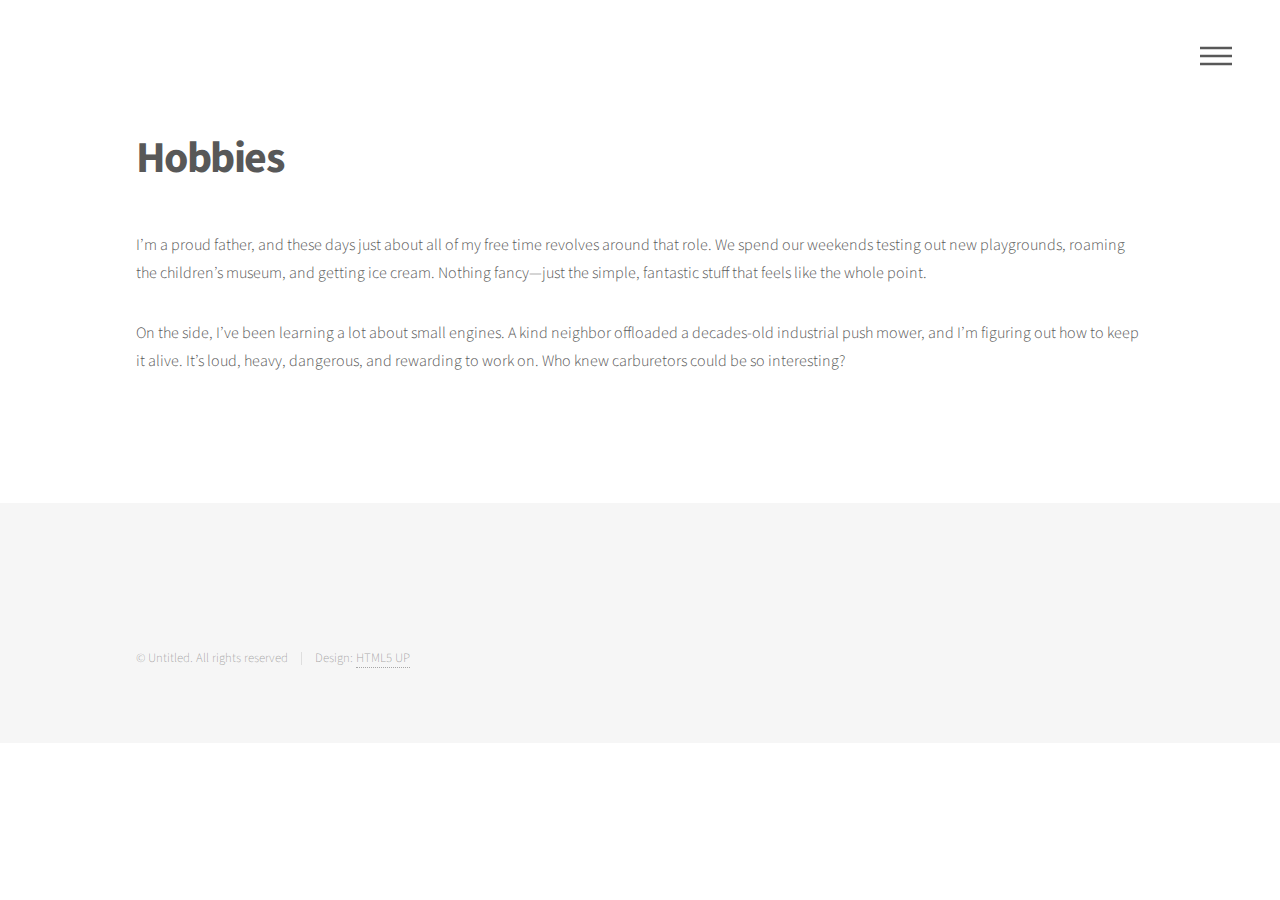
<file: Hobbies.html>
<!DOCTYPE HTML>
<!--
	Phantom by HTML5 UP
	html5up.net | @ajlkn
	Free for personal and commercial use under the CCA 3.0 license (html5up.net/license)
-->
<html>
	<head>
		<! --
		<title></title>
		<style>
			.image.left img,
			.image.right img {
				max-width: 200px;
				height: auto;
			}
		</style>
		<meta charset="utf-8" />
		<meta name="viewport" content="width=device-width, initial-scale=1, user-scalable=no" />
		<link rel="stylesheet" href="assets/css/main.css" />
		<noscript><link rel="stylesheet" href="assets/css/noscript.css" /></noscript>
	</head>
	<body class="is-preload">
		<!-- Wrapper -->
			<div id="wrapper">

				<!-- Header -->
					<header id="header">
						<div class="inner">

							<!-- Nav -->
								<nav>
									<ul>
										<li><a href="#menu">Menu</a></li>
									</ul>
								</nav>

						</div>
					</header>

				<!-- Menu -->
					<nav id="menu">
						<h2>Menu</h2>
						<ul>
							<li><a href="index.html">Home</a></li>
							<li><a href="Johnson_Andrew_CV_April_2025.pdf">CV</a></li>
							<li><a href="AcademicInterests.html">Academic Interests</a></li>
							<li><a href="RecentOngoingProjects.html">Recent & Ongoing Projects</a></li>
							<li><a href="TechnicalSkills.html">Technical Skills and Experience</a></li>
							<li><a href="https://scholar.google.com/citations?view_op=list_works&hl=en&user=pY4ZrFYAAAAJ" target="_blank">Recent Publications</a></li>
							<li><a href="Hobbies.html">Current Hobbies & Interests</a></li>
							<li><a href="DissertationFocus.html">Dissertation Focus</a></li>
						</ul>
					</nav>

				<!-- Main -->
					<div id="main">
						<div class="inner">
							<h1>Hobbies</h1>
							<p>I’m a proud father, and these days just about all of my free time revolves around that role. We spend our weekends testing out new playgrounds, roaming the children’s museum, and getting ice cream. Nothing fancy—just the simple, fantastic stuff that feels like the whole point.</p>
							<p>On the side, I’ve been learning a lot about small engines. A kind neighbor offloaded a decades-old industrial push mower, and I’m figuring out how to keep it alive. It’s loud, heavy, dangerous, and rewarding to work on. Who knew carburetors could be so interesting?</p>
							
						</div>
					</div>

				<!-- Footer -->
					<footer id="footer">
						<div class="inner">
							</section>
							<ul class="copyright">
								<li>&copy; Untitled. All rights reserved</li><li>Design: <a href="http://html5up.net">HTML5 UP</a></li>
							</ul>
						</div>
					</footer>

			</div>

		<!-- Scripts -->
			<script src="assets/js/jquery.min.js"></script>
			<script src="assets/js/browser.min.js"></script>
			<script src="assets/js/breakpoints.min.js"></script>
			<script src="assets/js/util.js"></script>
			<script src="assets/js/main.js"></script>

	</body>
</html>
</file>
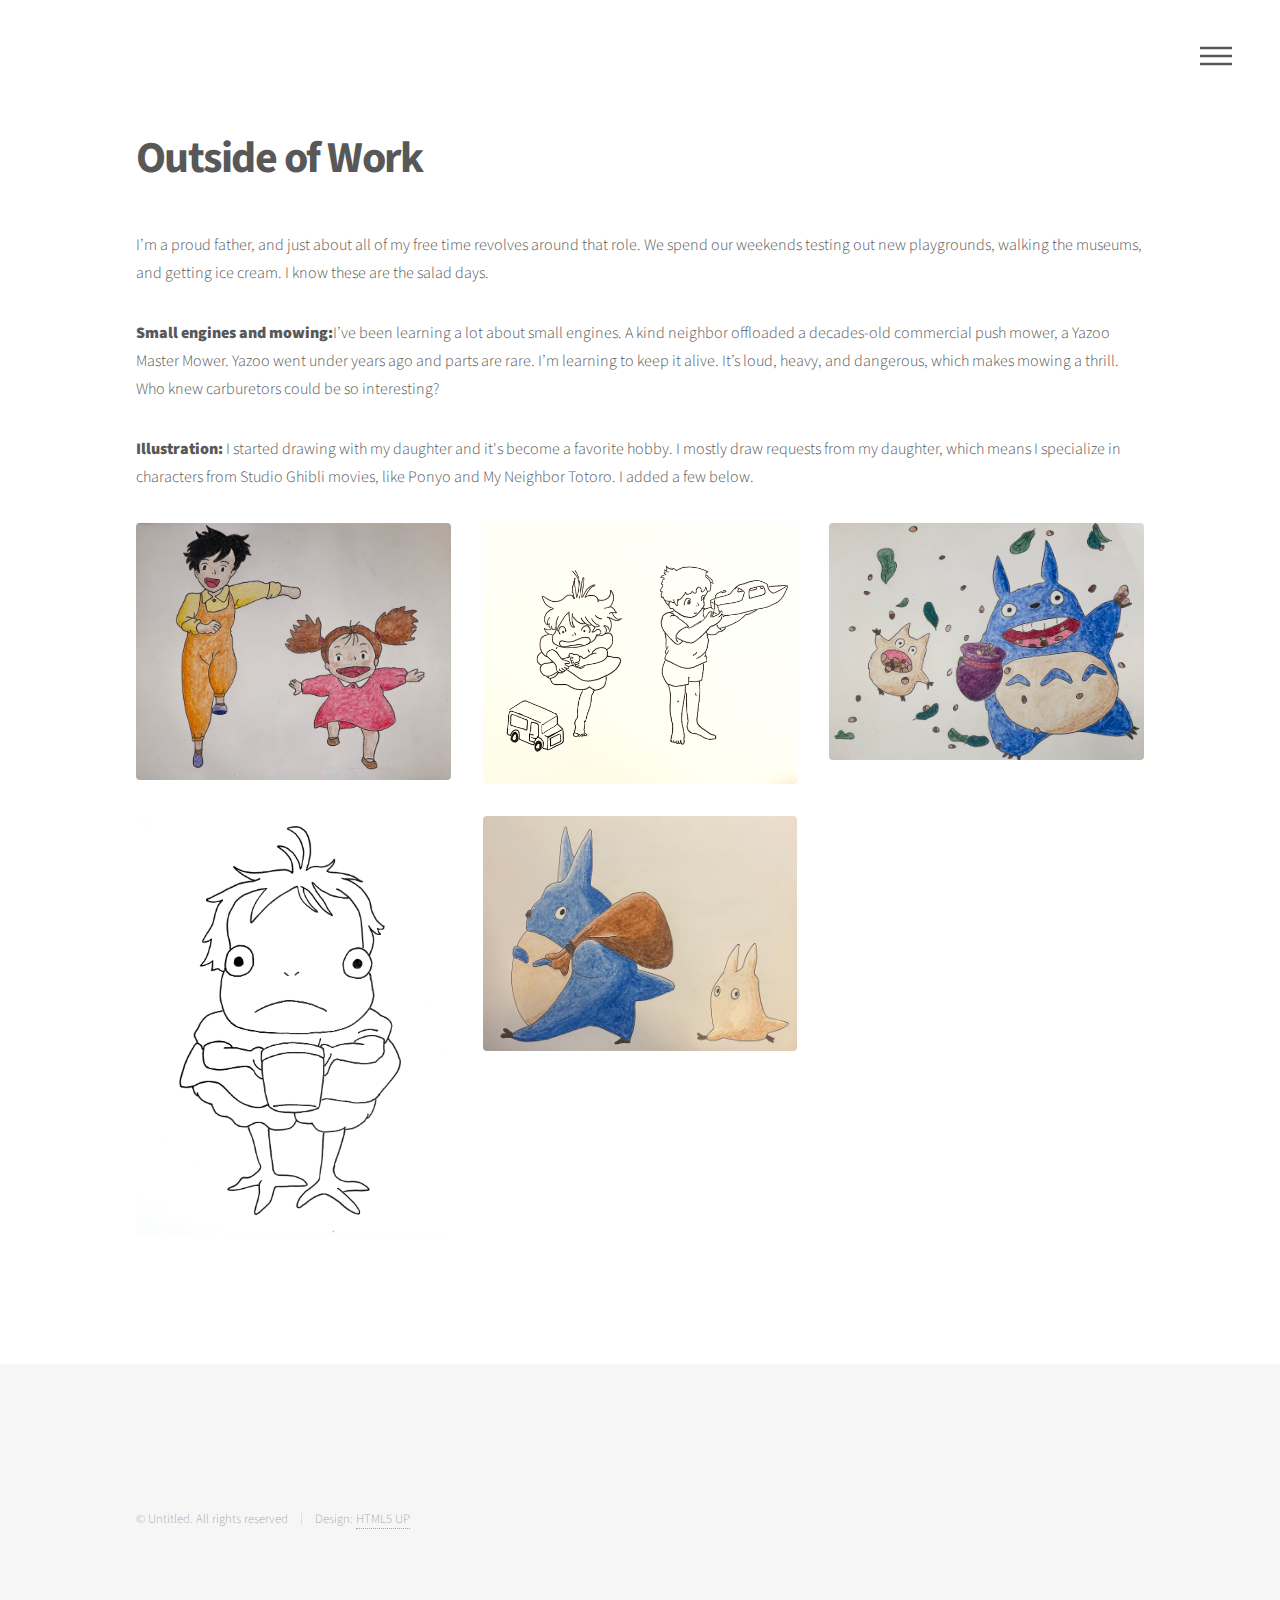
<file: OutsideofWork.html>
<!DOCTYPE HTML>
<!--
	Phantom by HTML5 UP
	html5up.net | @ajlkn
	Free for personal and commercial use under the CCA 3.0 license (html5up.net/license)
-->
<html>
	<head>
		<title>Outside of work</title>
		<link rel="icon" href="images/pierrot-lunaire-square.jpg">
		<style>
			.image.left img,
			.image.right img {
				max-width: 200px;
				height: auto;
			}
		</style>
		<meta charset="utf-8" />
		<meta name="viewport" content="width=device-width, initial-scale=1, user-scalable=no" />
		<link rel="stylesheet" href="assets/css/main.css" />
		<noscript><link rel="stylesheet" href="assets/css/noscript.css" /></noscript>
	</head>
	<body class="is-preload">
		<!-- Wrapper -->
			<div id="wrapper">

				<!-- Header -->
					<header id="header">
						<div class="inner">

							<!-- Nav -->
								<nav>
									<ul>
										<li><a href="#menu">Menu</a></li>
									</ul>
								</nav>

						</div>
					</header>

				<!-- Menu -->
					<nav id="menu">
						<h2>Menu</h2>
						<ul>
							<li><a href="index.html">Home</a></li>
							<li><a href="CV.pdf">CV</a></li>
							<li><a href="AcademicInterests.html">Academic Interests</a></li>
							<li><a href="RecentOngoingProjects.html">Recent & Ongoing Projects</a></li>
							<li><a href="TechnicalSkills.html">Technical Skills and Experience</a></li>
							<li><a href="https://scholar.google.com/citations?view_op=list_works&hl=en&user=pY4ZrFYAAAAJ" target="_blank">Recent Publications</a></li>
							<li><a href="OutsideofWork.html">Outside of Work</a></li>
							<li><a href="DissertationFocus.html">Dissertation Focus</a></li>
						</ul>
					</nav>

				<!-- Main -->
					<div id="main">
						<div class="inner">
							<h1>Outside of Work</h1>
							<p>I’m a proud father, and just about all of my free time revolves around that role. We spend our weekends testing out new playgrounds, walking the museums, and getting ice cream. I know these are the salad days.</p>
							<p><b>Small engines and mowing:</b>I’ve been learning a lot about small engines. A kind neighbor offloaded a decades-old commercial push mower, a Yazoo Master Mower. Yazoo went under years ago and parts are rare. I’m learning to keep it alive. It’s loud, heavy, and dangerous, which makes mowing a thrill. Who knew carburetors could be so interesting?</p>
							<p><b>Illustration:</b> I started drawing with my daughter and it's become a favorite hobby. I mostly draw requests from my daughter, which means I specialize in characters from Studio Ghibli movies, like Ponyo and My Neighbor Totoro. I added a few below.</p>
							<div class="box alt">
										<div class="row gtr-uniform">
											<div class="col-4"><span class="image fit"><img src="images/Satsuke and Mei.jpg" alt="" /></span></div>
											<div class="col-4"><span class="image fit"><img src="images/Ponyo and Sotsuke.jpg" alt="" /></span></div>
											<div class="col-4"><span class="image fit"><img src="images/Chibi and Chu Totoro celebration.jpg" alt="" /></span></div>
											<div class="col-4"><span class="image fit"><img src="images/Chicken Ponyo.jpg" alt="" /></span></div>
											<div class="col-4"><span class="image fit"><img src="images/Chu and Chibi Totoro.jpg" alt="" /></span></div>
										</div>
							</div>
							
						</div>
					</div>

				<!-- Footer -->
					<footer id="footer">
						<div class="inner">
							</section>
							<ul class="copyright">
								<li>&copy; Untitled. All rights reserved</li><li>Design: <a href="http://html5up.net">HTML5 UP</a></li>
							</ul>
						</div>
					</footer>

			</div>

		<!-- Scripts -->
			<script src="assets/js/jquery.min.js"></script>
			<script src="assets/js/browser.min.js"></script>
			<script src="assets/js/breakpoints.min.js"></script>
			<script src="assets/js/util.js"></script>
			<script src="assets/js/main.js"></script>

	</body>
</html>
</file>
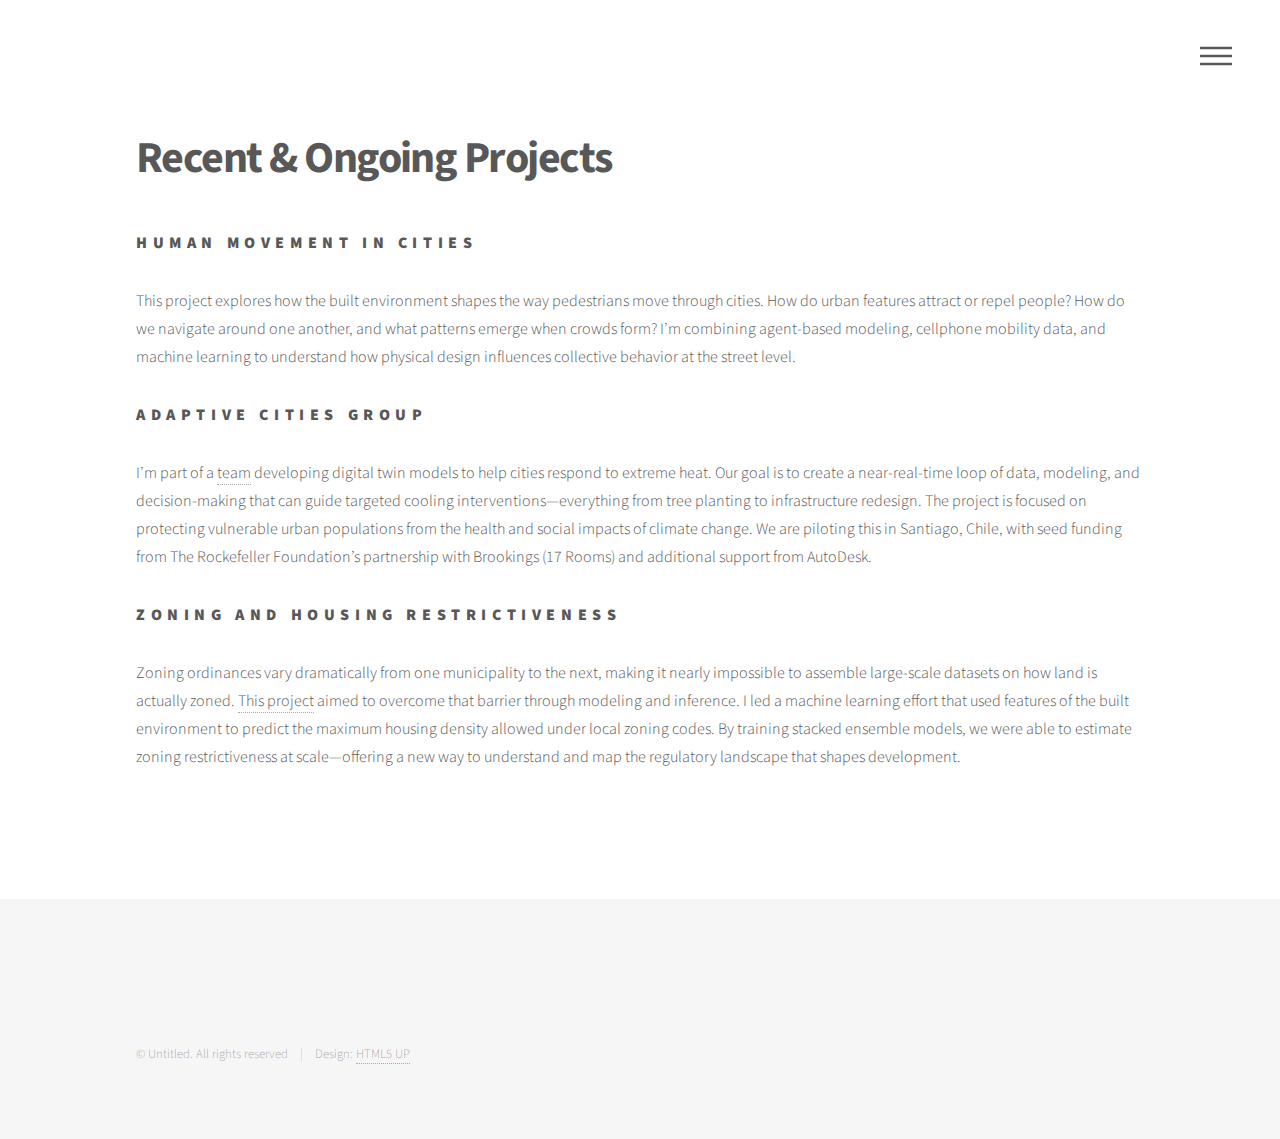
<file: RecentOngoingProjects.html>
<!DOCTYPE HTML>
<!--
	Phantom by HTML5 UP
	html5up.net | @ajlkn
	Free for personal and commercial use under the CCA 3.0 license (html5up.net/license)
-->
<html>
	<head>
		<! --
		<title></title>
		<style>
			.image.left img,
			.image.right img {
				max-width: 200px;
				height: auto;
			}
		</style>
		<meta charset="utf-8" />
		<meta name="viewport" content="width=device-width, initial-scale=1, user-scalable=no" />
		<link rel="stylesheet" href="assets/css/main.css" />
		<noscript><link rel="stylesheet" href="assets/css/noscript.css" /></noscript>
	</head>
	<body class="is-preload">
		<!-- Wrapper -->
			<div id="wrapper">

				<!-- Header -->
					<header id="header">
						<div class="inner">

							<!-- Nav -->
								<nav>
									<ul>
										<li><a href="#menu">Menu</a></li>
									</ul>
								</nav>

						</div>
					</header>

				<!-- Menu -->
					<nav id="menu">
						<h2>Menu</h2>
						<ul>
							<li><a href="index.html">Home</a></li>
							<li><a href="Johnson_Andrew_CV_April_2025.pdf">CV</a></li>
							<li><a href="AcademicInterests.html">Academic Interests</a></li>
							<li><a href="RecentOngoingProjects.html">Recent & Ongoing Projects</a></li>
							<li><a href="TechnicalSkills.html">Technical Skills and Experience</a></li>
							<li><a href="https://scholar.google.com/citations?view_op=list_works&hl=en&user=pY4ZrFYAAAAJ" target="_blank">Recent Publications</a></li>
							<li><a href="Hobbies.html">Current Hobbies & Interests</a></li>
							<li><a href="DissertationFocus.html">Dissertation Focus</a></li>
						</ul>
					</nav>

				<!-- Main -->
					<div id="main">
						<div class="inner">
							<h1>Recent & Ongoing Projects</h1>
							<p></p>
							<h3>Human Movement in Cities</h3>
							<p>This project explores how the built environment shapes the way pedestrians move through cities. How do urban features attract or repel people? How do we navigate around one another, and what patterns emerge when crowds form? I’m combining agent-based modeling, cellphone mobility data, and machine learning to understand how physical design influences collective behavior at the street level.</p>
							
							<h3>Adaptive Cities Group</h3>
							<p>I’m part of a <a href="https://www.adaptivecities.org">team</a> developing digital twin models to help cities respond to extreme heat. Our goal is to create a near-real-time loop of data, modeling, and decision-making that can guide targeted cooling interventions—everything from tree planting to infrastructure redesign. The project is focused on protecting vulnerable urban populations from the health and social impacts of climate change. We are piloting this in Santiago, Chile, with seed funding from The Rockefeller Foundation’s partnership with Brookings (17 Rooms) and additional support from AutoDesk.</p>
							
							<h3>Zoning and Housing Restrictiveness</h3>
							<p>Zoning ordinances vary dramatically from one municipality to the next, making it nearly impossible to assemble large-scale datasets on how land is actually zoned. <a href="https://gislab.wharton.upenn.edu/about/">This project</a> aimed to overcome that barrier through modeling and inference. I led a machine learning effort that used features of the built environment to predict the maximum housing density allowed under local zoning codes. By training stacked ensemble models, we were able to estimate zoning restrictiveness at scale—offering a new way to understand and map the regulatory landscape that shapes development.</p>
							
							</div>
					</div>

				<!-- Footer -->
					<footer id="footer">
						<div class="inner">
							</section>
							<ul class="copyright">
								<li>&copy; Untitled. All rights reserved</li><li>Design: <a href="http://html5up.net">HTML5 UP</a></li>
							</ul>
						</div>
					</footer>

			</div>

		<!-- Scripts -->
			<script src="assets/js/jquery.min.js"></script>
			<script src="assets/js/browser.min.js"></script>
			<script src="assets/js/breakpoints.min.js"></script>
			<script src="assets/js/util.js"></script>
			<script src="assets/js/main.js"></script>

	</body>
</html>
</file>
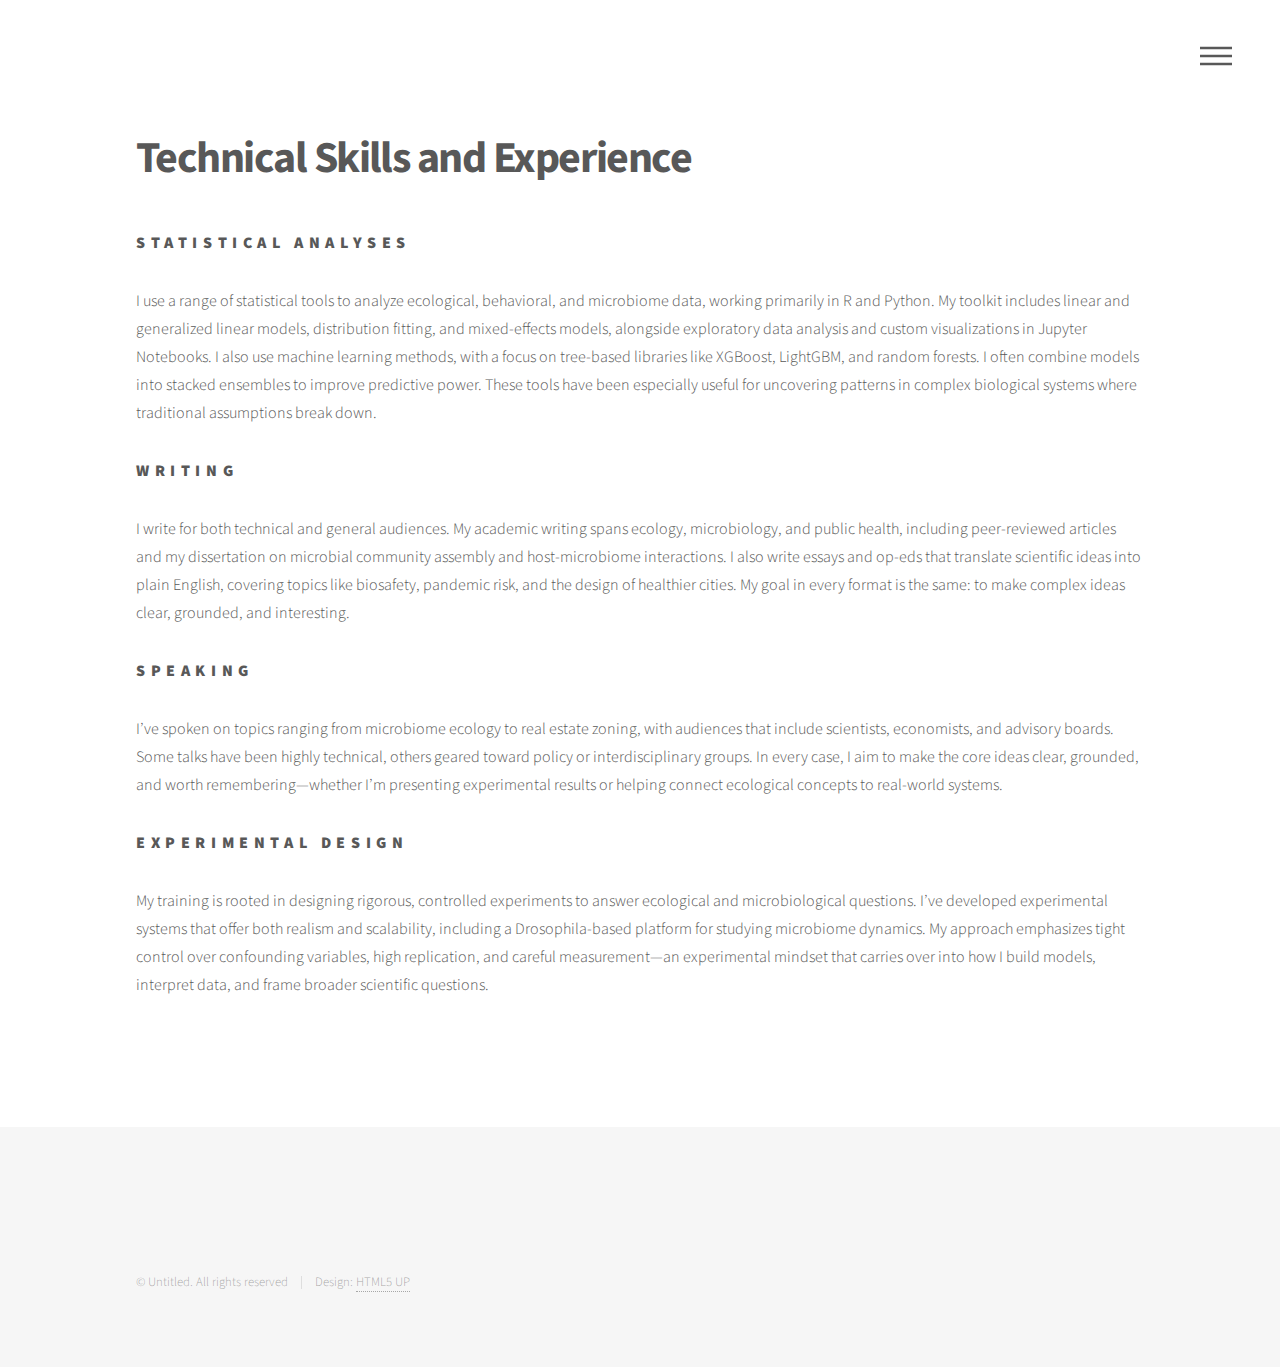
<file: TechnicalSkills.html>
<!DOCTYPE HTML>
<!--
	Phantom by HTML5 UP
	html5up.net | @ajlkn
	Free for personal and commercial use under the CCA 3.0 license (html5up.net/license)
-->
<html>
	<head>
		<! --
		<title></title>
		<style>
			.image.left img,
			.image.right img {
				max-width: 200px;
				height: auto;
			}
		</style>
		<meta charset="utf-8" />
		<meta name="viewport" content="width=device-width, initial-scale=1, user-scalable=no" />
		<link rel="stylesheet" href="assets/css/main.css" />
		<noscript><link rel="stylesheet" href="assets/css/noscript.css" /></noscript>
	</head>
	<body class="is-preload">
		<!-- Wrapper -->
			<div id="wrapper">

				<!-- Header -->
					<header id="header">
						<div class="inner">

							<!-- Nav -->
								<nav>
									<ul>
										<li><a href="#menu">Menu</a></li>
									</ul>
								</nav>

						</div>
					</header>

				<!-- Menu -->
					<nav id="menu">
						<h2>Menu</h2>
						<ul>
							<li><a href="index.html">Home</a></li>
							<li><a href="Johnson_Andrew_CV_April_2025.pdf">CV</a></li>
							<li><a href="AcademicInterests.html">Academic Interests</a></li>
							<li><a href="RecentOngoingProjects.html">Recent & Ongoing Projects</a></li>
							<li><a href="TechnicalSkills.html">Technical Skills and Experience</a></li>
							<li><a href="https://scholar.google.com/citations?view_op=list_works&hl=en&user=pY4ZrFYAAAAJ" target="_blank">Recent Publications</a></li>
							<li><a href="Hobbies.html">Current Hobbies & Interests</a></li>
							<li><a href="DissertationFocus.html">Dissertation Focus</a></li>
						</ul>
					</nav>

				<!-- Main -->
					<div id="main">
						<div class="inner">
							<h1>Technical Skills and Experience</h1>
							<p></p>
							<h3>Statistical Analyses</h3>
							<p>I use a range of statistical tools to analyze ecological, behavioral, and microbiome data, working primarily in R and Python. My toolkit includes linear and generalized linear models, distribution fitting, and mixed-effects models, alongside exploratory data analysis and custom visualizations in Jupyter Notebooks. I also use machine learning methods, with a focus on tree-based libraries like XGBoost, LightGBM, and random forests. I often combine models into stacked ensembles to improve predictive power. These tools have been especially useful for uncovering patterns in complex biological systems where traditional assumptions break down.</p>
							
							<h3>Writing</h3>
							<p>I write for both technical and general audiences. My academic writing spans ecology, microbiology, and public health, including peer-reviewed articles and my dissertation on microbial community assembly and host-microbiome interactions. I also write essays and op-eds that translate scientific ideas into plain English, covering topics like biosafety, pandemic risk, and the design of healthier cities. My goal in every format is the same: to make complex ideas clear, grounded, and interesting.</p>
							
							<h3>Speaking</h3>
							<p>I’ve spoken on topics ranging from microbiome ecology to real estate zoning, with audiences that include scientists, economists, and advisory boards. Some talks have been highly technical, others geared toward policy or interdisciplinary groups. In every case, I aim to make the core ideas clear, grounded, and worth remembering—whether I’m presenting experimental results or helping connect ecological concepts to real-world systems.</p>
							
							<h3>Experimental Design</h3>
							<p>My training is rooted in designing rigorous, controlled experiments to answer ecological and microbiological questions. I’ve developed experimental systems that offer both realism and scalability, including a Drosophila-based platform for studying microbiome dynamics. My approach emphasizes tight control over confounding variables, high replication, and careful measurement—an experimental mindset that carries over into how I build models, interpret data, and frame broader scientific questions.</p>
						</div>
					</div>

				<!-- Footer -->
					<footer id="footer">
						<div class="inner">
							</section>
							<ul class="copyright">
								<li>&copy; Untitled. All rights reserved</li><li>Design: <a href="http://html5up.net">HTML5 UP</a></li>
							</ul>
						</div>
					</footer>

			</div>

		<!-- Scripts -->
			<script src="assets/js/jquery.min.js"></script>
			<script src="assets/js/browser.min.js"></script>
			<script src="assets/js/breakpoints.min.js"></script>
			<script src="assets/js/util.js"></script>
			<script src="assets/js/main.js"></script>

	</body>
</html>
</file>
<file: assets/css/noscript.css>
/*
	Phantom by HTML5 UP
	html5up.net | @ajlkn
	Free for personal and commercial use under the CCA 3.0 license (html5up.net/license)
*/

/* Tiles */

	body.is-preload .tiles article {
		-moz-transform: none;
		-webkit-transform: none;
		-ms-transform: none;
		transform: none;
		opacity: 1;
	}
</file>
<file: assets/css/main.css>
@import url(fontawesome-all.min.css);
@import url("https://fonts.googleapis.com/css?family=Source+Sans+Pro:300,700,900");

/*
	Phantom by HTML5 UP
	html5up.net | @ajlkn
	Free for personal and commercial use under the CCA 3.0 license (html5up.net/license)
*/

html, body, div, span, applet, object,
iframe, h1, h2, h3, h4, h5, h6, p, blockquote,
pre, a, abbr, acronym, address, big, cite,
code, del, dfn, em, img, ins, kbd, q, s, samp,
small, strike, strong, sub, sup, tt, var, b,
u, i, center, dl, dt, dd, ol, ul, li, fieldset,
form, label, legend, table, caption, tbody,
tfoot, thead, tr, th, td, article, aside,
canvas, details, embed, figure, figcaption,
footer, header, hgroup, menu, nav, output, ruby,
section, summary, time, mark, audio, video {
	margin: 0;
	padding: 0;
	border: 0;
	font-size: 100%;
	font: inherit;
	vertical-align: baseline;}

article, aside, details, figcaption, figure,
footer, header, hgroup, menu, nav, section {
	display: block;}

body {
	line-height: 1;
}

ol, ul {
	list-style: none;
}

blockquote, q {
	quotes: none;
}

	blockquote:before, blockquote:after, q:before, q:after {
		content: '';
		content: none;
	}

table {
	border-collapse: collapse;
	border-spacing: 0;
}

body {
	-webkit-text-size-adjust: none;
}

mark {
	background-color: transparent;
	color: inherit;
}

input::-moz-focus-inner {
	border: 0;
	padding: 0;
}

input, select, textarea {
	-moz-appearance: none;
	-webkit-appearance: none;
	-ms-appearance: none;
	appearance: none;
}

/* Basic */

	@-ms-viewport {
		width: device-width;
	}

	body {
		-ms-overflow-style: scrollbar;
	}

	@media screen and (max-width: 480px) {

		html, body {
			min-width: 320px;
		}

	}

	html {
		box-sizing: border-box;
	}

	*, *:before, *:after {
		box-sizing: inherit;
	}

	body {
		background: #ffffff;
	}

		body.is-preload *, body.is-preload *:before, body.is-preload *:after {
			-moz-animation: none !important;
			-webkit-animation: none !important;
			-ms-animation: none !important;
			animation: none !important;
			-moz-transition: none !important;
			-webkit-transition: none !important;
			-ms-transition: none !important;
			transition: none !important;
		}

/* Type */

	body, input, select, textarea {
		color: #585858;
		font-family: "Source Sans Pro", Helvetica, sans-serif;
		font-size: 16pt;
		font-weight: 300;
		line-height: 1.75;
	}

		@media screen and (max-width: 1680px) {

			body, input, select, textarea {
				font-size: 14pt;
			}

		}

		@media screen and (max-width: 1280px) {

			body, input, select, textarea {
				font-size: 12pt;
			}

		}

	a {
		-moz-transition: border-bottom-color 0.2s ease, color 0.2s ease;
		-webkit-transition: border-bottom-color 0.2s ease, color 0.2s ease;
		-ms-transition: border-bottom-color 0.2s ease, color 0.2s ease;
		transition: border-bottom-color 0.2s ease, color 0.2s ease;
		text-decoration: none;
		color: #585858;
		border-bottom: dotted 1px rgba(88, 88, 88, 0.5);
	}

		a:hover {
			border-bottom-color: transparent;
			color: #f2849e !important;
		}

	strong, b {
		font-weight: 900;
	}

	em, i {
		font-style: italic;
	}

	p {
		margin: 0 0 2em 0;
	}

	h1 {
		font-size: 2.75em;
		font-weight: 700;
		line-height: 1.3;
		margin: 0 0 1em 0;
		letter-spacing: -0.035em;
	}

		h1 a {
			color: inherit;
		}

		@media screen and (max-width: 736px) {

			h1 {
				font-size: 2em;
				margin: 0 0 1em 0;
			}

		}

		@media screen and (max-width: 360px) {

			h1 {
				font-size: 1.75em;
			}

		}

	h2, h3, h4, h5, h6 {
		font-weight: 900;
		line-height: 1.5;
		margin: 0 0 2em 0;
		text-transform: uppercase;
		letter-spacing: 0.35em;
	}

		h2 a, h3 a, h4 a, h5 a, h6 a {
			color: inherit;
		}

	h2 {
		font-size: 1.1em;
	}

	h3 {
		font-size: 1em;
	}

	h4 {
		font-size: 0.8em;
	}

	h5 {
		font-size: 0.8em;
	}

	h6 {
		font-size: 0.8em;
	}

	@media screen and (max-width: 980px) {

		h1 br, h2 br, h3 br, h4 br, h5 br, h6 br {
			display: none;
		}

	}

	@media screen and (max-width: 736px) {

		h2 {
			font-size: 1em;
		}

		h3 {
			font-size: 0.8em;
		}

	}

	sub {
		font-size: 0.8em;
		position: relative;
		top: 0.5em;
	}

	sup {
		font-size: 0.8em;
		position: relative;
		top: -0.5em;
	}

	blockquote {
		border-left: solid 4px #c9c9c9;
		font-style: italic;
		margin: 0 0 2em 0;
		padding: 0.5em 0 0.5em 2em;
	}

	code {
		background: rgba(144, 144, 144, 0.075);
		border-radius: 4px;
		border: solid 1px #c9c9c9;
		font-family: "Courier New", monospace;
		font-size: 0.9em;
		margin: 0 0.25em;
		padding: 0.25em 0.65em;
	}

	pre {
		-webkit-overflow-scrolling: touch;
		font-family: "Courier New", monospace;
		font-size: 0.9em;
		margin: 0 0 2em 0;
	}

		pre code {
			display: block;
			line-height: 1.75;
			padding: 1em 1.5em;
			overflow-x: auto;
		}

	hr {
		border: 0;
		border-bottom: solid 1px #c9c9c9;
		margin: 2em 0;
	}

		hr.major {
			margin: 3em 0;
		}

	.align-left {
		text-align: left;
	}

	.align-center {
		text-align: center;
	}

	.align-right {
		text-align: right;
	}

/* Row */

	.row {
		display: flex;
		flex-wrap: wrap;
		box-sizing: border-box;
		align-items: stretch;
	}

		.row > * {
			box-sizing: border-box;
		}

		.row.gtr-uniform > * > :last-child {
			margin-bottom: 0;
		}

		.row.aln-left {
			justify-content: flex-start;
		}

		.row.aln-center {
			justify-content: center;
		}

		.row.aln-right {
			justify-content: flex-end;
		}

		.row.aln-top {
			align-items: flex-start;
		}

		.row.aln-middle {
			align-items: center;
		}

		.row.aln-bottom {
			align-items: flex-end;
		}

		.row > .imp {
			order: -1;
		}

		.row > .col-1 {
			width: 8.33333%;
		}

		.row > .off-1 {
			margin-left: 8.33333%;
		}

		.row > .col-2 {
			width: 16.66667%;
		}

		.row > .off-2 {
			margin-left: 16.66667%;
		}

		.row > .col-3 {
			width: 25%;
		}

		.row > .off-3 {
			margin-left: 25%;
		}

		.row > .col-4 {
			width: 33.33333%;
		}

		.row > .off-4 {
			margin-left: 33.33333%;
		}

		.row > .col-5 {
			width: 41.66667%;
		}

		.row > .off-5 {
			margin-left: 41.66667%;
		}

		.row > .col-6 {
			width: 50%;
		}

		.row > .off-6 {
			margin-left: 50%;
		}

		.row > .col-7 {
			width: 58.33333%;
		}

		.row > .off-7 {
			margin-left: 58.33333%;
		}

		.row > .col-8 {
			width: 66.66667%;
		}

		.row > .off-8 {
			margin-left: 66.66667%;
		}

		.row > .col-9 {
			width: 75%;
		}

		.row > .off-9 {
			margin-left: 75%;
		}

		.row > .col-10 {
			width: 83.33333%;
		}

		.row > .off-10 {
			margin-left: 83.33333%;
		}

		.row > .col-11 {
			width: 91.66667%;
		}

		.row > .off-11 {
			margin-left: 91.66667%;
		}

		.row > .col-12 {
			width: 100%;
		}

		.row > .off-12 {
			margin-left: 100%;
		}

		.row.gtr-0 {
			margin-top: 0;
			margin-left: 0em;
		}

			.row.gtr-0 > * {
				padding: 0 0 0 0em;
			}

			.row.gtr-0.gtr-uniform {
				margin-top: 0em;
			}

				.row.gtr-0.gtr-uniform > * {
					padding-top: 0em;
				}

		.row.gtr-25 {
			margin-top: 0;
			margin-left: -0.5em;
		}

			.row.gtr-25 > * {
				padding: 0 0 0 0.5em;
			}

			.row.gtr-25.gtr-uniform {
				margin-top: -0.5em;
			}

				.row.gtr-25.gtr-uniform > * {
					padding-top: 0.5em;
				}

		.row.gtr-50 {
			margin-top: 0;
			margin-left: -1em;
		}

			.row.gtr-50 > * {
				padding: 0 0 0 1em;
			}

			.row.gtr-50.gtr-uniform {
				margin-top: -1em;
			}

				.row.gtr-50.gtr-uniform > * {
					padding-top: 1em;
				}

		.row {
			margin-top: 0;
			margin-left: -2em;
		}

			.row > * {
				padding: 0 0 0 2em;
			}

			.row.gtr-uniform {
				margin-top: -2em;
			}

				.row.gtr-uniform > * {
					padding-top: 2em;
				}

		.row.gtr-150 {
			margin-top: 0;
			margin-left: -3em;
		}

			.row.gtr-150 > * {
				padding: 0 0 0 3em;
			}

			.row.gtr-150.gtr-uniform {
				margin-top: -3em;
			}

				.row.gtr-150.gtr-uniform > * {
					padding-top: 3em;
				}

		.row.gtr-200 {
			margin-top: 0;
			margin-left: -4em;
		}

			.row.gtr-200 > * {
				padding: 0 0 0 4em;
			}

			.row.gtr-200.gtr-uniform {
				margin-top: -4em;
			}

				.row.gtr-200.gtr-uniform > * {
					padding-top: 4em;
				}

		@media screen and (max-width: 1680px) {

			.row {
				display: flex;
				flex-wrap: wrap;
				box-sizing: border-box;
				align-items: stretch;
			}

				.row > * {
					box-sizing: border-box;
				}

				.row.gtr-uniform > * > :last-child {
					margin-bottom: 0;
				}

				.row.aln-left {
					justify-content: flex-start;
				}

				.row.aln-center {
					justify-content: center;
				}

				.row.aln-right {
					justify-content: flex-end;
				}

				.row.aln-top {
					align-items: flex-start;
				}

				.row.aln-middle {
					align-items: center;
				}

				.row.aln-bottom {
					align-items: flex-end;
				}

				.row > .imp-xlarge {
					order: -1;
				}

				.row > .col-1-xlarge {
					width: 8.33333%;
				}

				.row > .off-1-xlarge {
					margin-left: 8.33333%;
				}

				.row > .col-2-xlarge {
					width: 16.66667%;
				}

				.row > .off-2-xlarge {
					margin-left: 16.66667%;
				}

				.row > .col-3-xlarge {
					width: 25%;
				}

				.row > .off-3-xlarge {
					margin-left: 25%;
				}

				.row > .col-4-xlarge {
					width: 33.33333%;
				}

				.row > .off-4-xlarge {
					margin-left: 33.33333%;
				}

				.row > .col-5-xlarge {
					width: 41.66667%;
				}

				.row > .off-5-xlarge {
					margin-left: 41.66667%;
				}

				.row > .col-6-xlarge {
					width: 50%;
				}

				.row > .off-6-xlarge {
					margin-left: 50%;
				}

				.row > .col-7-xlarge {
					width: 58.33333%;
				}

				.row > .off-7-xlarge {
					margin-left: 58.33333%;
				}

				.row > .col-8-xlarge {
					width: 66.66667%;
				}

				.row > .off-8-xlarge {
					margin-left: 66.66667%;
				}

				.row > .col-9-xlarge {
					width: 75%;
				}

				.row > .off-9-xlarge {
					margin-left: 75%;
				}

				.row > .col-10-xlarge {
					width: 83.33333%;
				}

				.row > .off-10-xlarge {
					margin-left: 83.33333%;
				}

				.row > .col-11-xlarge {
					width: 91.66667%;
				}

				.row > .off-11-xlarge {
					margin-left: 91.66667%;
				}

				.row > .col-12-xlarge {
					width: 100%;
				}

				.row > .off-12-xlarge {
					margin-left: 100%;
				}

				.row.gtr-0 {
					margin-top: 0;
					margin-left: 0em;
				}

					.row.gtr-0 > * {
						padding: 0 0 0 0em;
					}

					.row.gtr-0.gtr-uniform {
						margin-top: 0em;
					}

						.row.gtr-0.gtr-uniform > * {
							padding-top: 0em;
						}

				.row.gtr-25 {
					margin-top: 0;
					margin-left: -0.5em;
				}

					.row.gtr-25 > * {
						padding: 0 0 0 0.5em;
					}

					.row.gtr-25.gtr-uniform {
						margin-top: -0.5em;
					}

						.row.gtr-25.gtr-uniform > * {
							padding-top: 0.5em;
						}

				.row.gtr-50 {
					margin-top: 0;
					margin-left: -1em;
				}

					.row.gtr-50 > * {
						padding: 0 0 0 1em;
					}

					.row.gtr-50.gtr-uniform {
						margin-top: -1em;
					}

						.row.gtr-50.gtr-uniform > * {
							padding-top: 1em;
						}

				.row {
					margin-top: 0;
					margin-left: -2em;
				}

					.row > * {
						padding: 0 0 0 2em;
					}

					.row.gtr-uniform {
						margin-top: -2em;
					}

						.row.gtr-uniform > * {
							padding-top: 2em;
						}

				.row.gtr-150 {
					margin-top: 0;
					margin-left: -3em;
				}

					.row.gtr-150 > * {
						padding: 0 0 0 3em;
					}

					.row.gtr-150.gtr-uniform {
						margin-top: -3em;
					}

						.row.gtr-150.gtr-uniform > * {
							padding-top: 3em;
						}

				.row.gtr-200 {
					margin-top: 0;
					margin-left: -4em;
				}

					.row.gtr-200 > * {
						padding: 0 0 0 4em;
					}

					.row.gtr-200.gtr-uniform {
						margin-top: -4em;
					}

						.row.gtr-200.gtr-uniform > * {
							padding-top: 4em;
						}

		}

		@media screen and (max-width: 1280px) {

			.row {
				display: flex;
				flex-wrap: wrap;
				box-sizing: border-box;
				align-items: stretch;
			}

				.row > * {
					box-sizing: border-box;
				}

				.row.gtr-uniform > * > :last-child {
					margin-bottom: 0;
				}

				.row.aln-left {
					justify-content: flex-start;
				}

				.row.aln-center {
					justify-content: center;
				}

				.row.aln-right {
					justify-content: flex-end;
				}

				.row.aln-top {
					align-items: flex-start;
				}

				.row.aln-middle {
					align-items: center;
				}

				.row.aln-bottom {
					align-items: flex-end;
				}

				.row > .imp-large {
					order: -1;
				}

				.row > .col-1-large {
					width: 8.33333%;
				}

				.row > .off-1-large {
					margin-left: 8.33333%;
				}

				.row > .col-2-large {
					width: 16.66667%;
				}

				.row > .off-2-large {
					margin-left: 16.66667%;
				}

				.row > .col-3-large {
					width: 25%;
				}

				.row > .off-3-large {
					margin-left: 25%;
				}

				.row > .col-4-large {
					width: 33.33333%;
				}

				.row > .off-4-large {
					margin-left: 33.33333%;
				}

				.row > .col-5-large {
					width: 41.66667%;
				}

				.row > .off-5-large {
					margin-left: 41.66667%;
				}

				.row > .col-6-large {
					width: 50%;
				}

				.row > .off-6-large {
					margin-left: 50%;
				}

				.row > .col-7-large {
					width: 58.33333%;
				}

				.row > .off-7-large {
					margin-left: 58.33333%;
				}

				.row > .col-8-large {
					width: 66.66667%;
				}

				.row > .off-8-large {
					margin-left: 66.66667%;
				}

				.row > .col-9-large {
					width: 75%;
				}

				.row > .off-9-large {
					margin-left: 75%;
				}

				.row > .col-10-large {
					width: 83.33333%;
				}

				.row > .off-10-large {
					margin-left: 83.33333%;
				}

				.row > .col-11-large {
					width: 91.66667%;
				}

				.row > .off-11-large {
					margin-left: 91.66667%;
				}

				.row > .col-12-large {
					width: 100%;
				}

				.row > .off-12-large {
					margin-left: 100%;
				}

				.row.gtr-0 {
					margin-top: 0;
					margin-left: 0em;
				}

					.row.gtr-0 > * {
						padding: 0 0 0 0em;
					}

					.row.gtr-0.gtr-uniform {
						margin-top: 0em;
					}

						.row.gtr-0.gtr-uniform > * {
							padding-top: 0em;
						}

				.row.gtr-25 {
					margin-top: 0;
					margin-left: -0.5em;
				}

					.row.gtr-25 > * {
						padding: 0 0 0 0.5em;
					}

					.row.gtr-25.gtr-uniform {
						margin-top: -0.5em;
					}

						.row.gtr-25.gtr-uniform > * {
							padding-top: 0.5em;
						}

				.row.gtr-50 {
					margin-top: 0;
					margin-left: -1em;
				}

					.row.gtr-50 > * {
						padding: 0 0 0 1em;
					}

					.row.gtr-50.gtr-uniform {
						margin-top: -1em;
					}

						.row.gtr-50.gtr-uniform > * {
							padding-top: 1em;
						}

				.row {
					margin-top: 0;
					margin-left: -2em;
				}

					.row > * {
						padding: 0 0 0 2em;
					}

					.row.gtr-uniform {
						margin-top: -2em;
					}

						.row.gtr-uniform > * {
							padding-top: 2em;
						}

				.row.gtr-150 {
					margin-top: 0;
					margin-left: -3em;
				}

					.row.gtr-150 > * {
						padding: 0 0 0 3em;
					}

					.row.gtr-150.gtr-uniform {
						margin-top: -3em;
					}

						.row.gtr-150.gtr-uniform > * {
							padding-top: 3em;
						}

				.row.gtr-200 {
					margin-top: 0;
					margin-left: -4em;
				}

					.row.gtr-200 > * {
						padding: 0 0 0 4em;
					}

					.row.gtr-200.gtr-uniform {
						margin-top: -4em;
					}

						.row.gtr-200.gtr-uniform > * {
							padding-top: 4em;
						}

		}

		@media screen and (max-width: 980px) {

			.row {
				display: flex;
				flex-wrap: wrap;
				box-sizing: border-box;
				align-items: stretch;
			}

				.row > * {
					box-sizing: border-box;
				}

				.row.gtr-uniform > * > :last-child {
					margin-bottom: 0;
				}

				.row.aln-left {
					justify-content: flex-start;
				}

				.row.aln-center {
					justify-content: center;
				}

				.row.aln-right {
					justify-content: flex-end;
				}

				.row.aln-top {
					align-items: flex-start;
				}

				.row.aln-middle {
					align-items: center;
				}

				.row.aln-bottom {
					align-items: flex-end;
				}

				.row > .imp-medium {
					order: -1;
				}

				.row > .col-1-medium {
					width: 8.33333%;
				}

				.row > .off-1-medium {
					margin-left: 8.33333%;
				}

				.row > .col-2-medium {
					width: 16.66667%;
				}

				.row > .off-2-medium {
					margin-left: 16.66667%;
				}

				.row > .col-3-medium {
					width: 25%;
				}

				.row > .off-3-medium {
					margin-left: 25%;
				}

				.row > .col-4-medium {
					width: 33.33333%;
				}

				.row > .off-4-medium {
					margin-left: 33.33333%;
				}

				.row > .col-5-medium {
					width: 41.66667%;
				}

				.row > .off-5-medium {
					margin-left: 41.66667%;
				}

				.row > .col-6-medium {
					width: 50%;
				}

				.row > .off-6-medium {
					margin-left: 50%;
				}

				.row > .col-7-medium {
					width: 58.33333%;
				}

				.row > .off-7-medium {
					margin-left: 58.33333%;
				}

				.row > .col-8-medium {
					width: 66.66667%;
				}

				.row > .off-8-medium {
					margin-left: 66.66667%;
				}

				.row > .col-9-medium {
					width: 75%;
				}

				.row > .off-9-medium {
					margin-left: 75%;
				}

				.row > .col-10-medium {
					width: 83.33333%;
				}

				.row > .off-10-medium {
					margin-left: 83.33333%;
				}

				.row > .col-11-medium {
					width: 91.66667%;
				}

				.row > .off-11-medium {
					margin-left: 91.66667%;
				}

				.row > .col-12-medium {
					width: 100%;
				}

				.row > .off-12-medium {
					margin-left: 100%;
				}

				.row.gtr-0 {
					margin-top: 0;
					margin-left: 0em;
				}

					.row.gtr-0 > * {
						padding: 0 0 0 0em;
					}

					.row.gtr-0.gtr-uniform {
						margin-top: 0em;
					}

						.row.gtr-0.gtr-uniform > * {
							padding-top: 0em;
						}

				.row.gtr-25 {
					margin-top: 0;
					margin-left: -0.375em;
				}

					.row.gtr-25 > * {
						padding: 0 0 0 0.375em;
					}

					.row.gtr-25.gtr-uniform {
						margin-top: -0.375em;
					}

						.row.gtr-25.gtr-uniform > * {
							padding-top: 0.375em;
						}

				.row.gtr-50 {
					margin-top: 0;
					margin-left: -0.75em;
				}

					.row.gtr-50 > * {
						padding: 0 0 0 0.75em;
					}

					.row.gtr-50.gtr-uniform {
						margin-top: -0.75em;
					}

						.row.gtr-50.gtr-uniform > * {
							padding-top: 0.75em;
						}

				.row {
					margin-top: 0;
					margin-left: -1.5em;
				}

					.row > * {
						padding: 0 0 0 1.5em;
					}

					.row.gtr-uniform {
						margin-top: -1.5em;
					}

						.row.gtr-uniform > * {
							padding-top: 1.5em;
						}

				.row.gtr-150 {
					margin-top: 0;
					margin-left: -2.25em;
				}

					.row.gtr-150 > * {
						padding: 0 0 0 2.25em;
					}

					.row.gtr-150.gtr-uniform {
						margin-top: -2.25em;
					}

						.row.gtr-150.gtr-uniform > * {
							padding-top: 2.25em;
						}

				.row.gtr-200 {
					margin-top: 0;
					margin-left: -3em;
				}

					.row.gtr-200 > * {
						padding: 0 0 0 3em;
					}

					.row.gtr-200.gtr-uniform {
						margin-top: -3em;
					}

						.row.gtr-200.gtr-uniform > * {
							padding-top: 3em;
						}

		}

		@media screen and (max-width: 736px) {

			.row {
				display: flex;
				flex-wrap: wrap;
				box-sizing: border-box;
				align-items: stretch;
			}

				.row > * {
					box-sizing: border-box;
				}

				.row.gtr-uniform > * > :last-child {
					margin-bottom: 0;
				}

				.row.aln-left {
					justify-content: flex-start;
				}

				.row.aln-center {
					justify-content: center;
				}

				.row.aln-right {
					justify-content: flex-end;
				}

				.row.aln-top {
					align-items: flex-start;
				}

				.row.aln-middle {
					align-items: center;
				}

				.row.aln-bottom {
					align-items: flex-end;
				}

				.row > .imp-small {
					order: -1;
				}

				.row > .col-1-small {
					width: 8.33333%;
				}

				.row > .off-1-small {
					margin-left: 8.33333%;
				}

				.row > .col-2-small {
					width: 16.66667%;
				}

				.row > .off-2-small {
					margin-left: 16.66667%;
				}

				.row > .col-3-small {
					width: 25%;
				}

				.row > .off-3-small {
					margin-left: 25%;
				}

				.row > .col-4-small {
					width: 33.33333%;
				}

				.row > .off-4-small {
					margin-left: 33.33333%;
				}

				.row > .col-5-small {
					width: 41.66667%;
				}

				.row > .off-5-small {
					margin-left: 41.66667%;
				}

				.row > .col-6-small {
					width: 50%;
				}

				.row > .off-6-small {
					margin-left: 50%;
				}

				.row > .col-7-small {
					width: 58.33333%;
				}

				.row > .off-7-small {
					margin-left: 58.33333%;
				}

				.row > .col-8-small {
					width: 66.66667%;
				}

				.row > .off-8-small {
					margin-left: 66.66667%;
				}

				.row > .col-9-small {
					width: 75%;
				}

				.row > .off-9-small {
					margin-left: 75%;
				}

				.row > .col-10-small {
					width: 83.33333%;
				}

				.row > .off-10-small {
					margin-left: 83.33333%;
				}

				.row > .col-11-small {
					width: 91.66667%;
				}

				.row > .off-11-small {
					margin-left: 91.66667%;
				}

				.row > .col-12-small {
					width: 100%;
				}

				.row > .off-12-small {
					margin-left: 100%;
				}

				.row.gtr-0 {
					margin-top: 0;
					margin-left: 0em;
				}

					.row.gtr-0 > * {
						padding: 0 0 0 0em;
					}

					.row.gtr-0.gtr-uniform {
						margin-top: 0em;
					}

						.row.gtr-0.gtr-uniform > * {
							padding-top: 0em;
						}

				.row.gtr-25 {
					margin-top: 0;
					margin-left: -0.25em;
				}

					.row.gtr-25 > * {
						padding: 0 0 0 0.25em;
					}

					.row.gtr-25.gtr-uniform {
						margin-top: -0.25em;
					}

						.row.gtr-25.gtr-uniform > * {
							padding-top: 0.25em;
						}

				.row.gtr-50 {
					margin-top: 0;
					margin-left: -0.5em;
				}

					.row.gtr-50 > * {
						padding: 0 0 0 0.5em;
					}

					.row.gtr-50.gtr-uniform {
						margin-top: -0.5em;
					}

						.row.gtr-50.gtr-uniform > * {
							padding-top: 0.5em;
						}

				.row {
					margin-top: 0;
					margin-left: -1em;
				}

					.row > * {
						padding: 0 0 0 1em;
					}

					.row.gtr-uniform {
						margin-top: -1em;
					}

						.row.gtr-uniform > * {
							padding-top: 1em;
						}

				.row.gtr-150 {
					margin-top: 0;
					margin-left: -1.5em;
				}

					.row.gtr-150 > * {
						padding: 0 0 0 1.5em;
					}

					.row.gtr-150.gtr-uniform {
						margin-top: -1.5em;
					}

						.row.gtr-150.gtr-uniform > * {
							padding-top: 1.5em;
						}

				.row.gtr-200 {
					margin-top: 0;
					margin-left: -2em;
				}

					.row.gtr-200 > * {
						padding: 0 0 0 2em;
					}

					.row.gtr-200.gtr-uniform {
						margin-top: -2em;
					}

						.row.gtr-200.gtr-uniform > * {
							padding-top: 2em;
						}

		}

		@media screen and (max-width: 480px) {

			.row {
				display: flex;
				flex-wrap: wrap;
				box-sizing: border-box;
				align-items: stretch;
			}

				.row > * {
					box-sizing: border-box;
				}

				.row.gtr-uniform > * > :last-child {
					margin-bottom: 0;
				}

				.row.aln-left {
					justify-content: flex-start;
				}

				.row.aln-center {
					justify-content: center;
				}

				.row.aln-right {
					justify-content: flex-end;
				}

				.row.aln-top {
					align-items: flex-start;
				}

				.row.aln-middle {
					align-items: center;
				}

				.row.aln-bottom {
					align-items: flex-end;
				}

				.row > .imp-xsmall {
					order: -1;
				}

				.row > .col-1-xsmall {
					width: 8.33333%;
				}

				.row > .off-1-xsmall {
					margin-left: 8.33333%;
				}

				.row > .col-2-xsmall {
					width: 16.66667%;
				}

				.row > .off-2-xsmall {
					margin-left: 16.66667%;
				}

				.row > .col-3-xsmall {
					width: 25%;
				}

				.row > .off-3-xsmall {
					margin-left: 25%;
				}

				.row > .col-4-xsmall {
					width: 33.33333%;
				}

				.row > .off-4-xsmall {
					margin-left: 33.33333%;
				}

				.row > .col-5-xsmall {
					width: 41.66667%;
				}

				.row > .off-5-xsmall {
					margin-left: 41.66667%;
				}

				.row > .col-6-xsmall {
					width: 50%;
				}

				.row > .off-6-xsmall {
					margin-left: 50%;
				}

				.row > .col-7-xsmall {
					width: 58.33333%;
				}

				.row > .off-7-xsmall {
					margin-left: 58.33333%;
				}

				.row > .col-8-xsmall {
					width: 66.66667%;
				}

				.row > .off-8-xsmall {
					margin-left: 66.66667%;
				}

				.row > .col-9-xsmall {
					width: 75%;
				}

				.row > .off-9-xsmall {
					margin-left: 75%;
				}

				.row > .col-10-xsmall {
					width: 83.33333%;
				}

				.row > .off-10-xsmall {
					margin-left: 83.33333%;
				}

				.row > .col-11-xsmall {
					width: 91.66667%;
				}

				.row > .off-11-xsmall {
					margin-left: 91.66667%;
				}

				.row > .col-12-xsmall {
					width: 100%;
				}

				.row > .off-12-xsmall {
					margin-left: 100%;
				}

				.row.gtr-0 {
					margin-top: 0;
					margin-left: 0em;
				}

					.row.gtr-0 > * {
						padding: 0 0 0 0em;
					}

					.row.gtr-0.gtr-uniform {
						margin-top: 0em;
					}

						.row.gtr-0.gtr-uniform > * {
							padding-top: 0em;
						}

				.row.gtr-25 {
					margin-top: 0;
					margin-left: -0.25em;
				}

					.row.gtr-25 > * {
						padding: 0 0 0 0.25em;
					}

					.row.gtr-25.gtr-uniform {
						margin-top: -0.25em;
					}

						.row.gtr-25.gtr-uniform > * {
							padding-top: 0.25em;
						}

				.row.gtr-50 {
					margin-top: 0;
					margin-left: -0.5em;
				}

					.row.gtr-50 > * {
						padding: 0 0 0 0.5em;
					}

					.row.gtr-50.gtr-uniform {
						margin-top: -0.5em;
					}

						.row.gtr-50.gtr-uniform > * {
							padding-top: 0.5em;
						}

				.row {
					margin-top: 0;
					margin-left: -1em;
				}

					.row > * {
						padding: 0 0 0 1em;
					}

					.row.gtr-uniform {
						margin-top: -1em;
					}

						.row.gtr-uniform > * {
							padding-top: 1em;
						}

				.row.gtr-150 {
					margin-top: 0;
					margin-left: -1.5em;
				}

					.row.gtr-150 > * {
						padding: 0 0 0 1.5em;
					}

					.row.gtr-150.gtr-uniform {
						margin-top: -1.5em;
					}

						.row.gtr-150.gtr-uniform > * {
							padding-top: 1.5em;
						}

				.row.gtr-200 {
					margin-top: 0;
					margin-left: -2em;
				}

					.row.gtr-200 > * {
						padding: 0 0 0 2em;
					}

					.row.gtr-200.gtr-uniform {
						margin-top: -2em;
					}

						.row.gtr-200.gtr-uniform > * {
							padding-top: 2em;
						}

		}

/* Section/Article */

	section.special, article.special {
		text-align: center;
	}

	header p {
		margin-top: -1em;
	}

	@media screen and (max-width: 736px) {

		header p {
			margin-top: 0;
		}

	}

/* Icon */

	.icon {
		text-decoration: none;
		border-bottom: none;
		position: relative;
	}

		.icon:before {
			-moz-osx-font-smoothing: grayscale;
			-webkit-font-smoothing: antialiased;
			display: inline-block;
			font-style: normal;
			font-variant: normal;
			text-rendering: auto;
			line-height: 1;
			text-transform: none !important;
			font-family: 'Font Awesome 5 Free';
			font-weight: 400;
		}

		.icon > .label {
			display: none;
		}

		.icon:before {
			line-height: inherit;
		}

		.icon.solid:before {
			font-weight: 900;
		}

		.icon.brands:before {
			font-family: 'Font Awesome 5 Brands';
		}

		.icon.style2 {
			-moz-transition: background-color 0.2s ease-in-out, color 0.2s ease-in-out, border-color 0.2s ease-in-out;
			-webkit-transition: background-color 0.2s ease-in-out, color 0.2s ease-in-out, border-color 0.2s ease-in-out;
			-ms-transition: background-color 0.2s ease-in-out, color 0.2s ease-in-out, border-color 0.2s ease-in-out;
			transition: background-color 0.2s ease-in-out, color 0.2s ease-in-out, border-color 0.2s ease-in-out;
			background-color: transparent;
			border: solid 1px #c9c9c9;
			border-radius: 4px;
			width: 2.65em;
			height: 2.65em;
			display: inline-block;
			text-align: center;
			line-height: 2.65em;
			color: inherit;
		}

			.icon.style2:before {
				font-size: 1.1em;
			}

			.icon.style2:hover {
				color: #f2849e;
				border-color: #f2849e;
			}

			.icon.style2:active {
				background-color: rgba(242, 132, 158, 0.1);
			}

/* List */

	ol {
		list-style: decimal;
		margin: 0 0 2em 0;
		padding-left: 1.25em;
	}

		ol li {
			padding-left: 0.25em;
		}

	ul {
		list-style: disc;
		margin: 0 0 2em 0;
		padding-left: 1em;
	}

		ul li {
			padding-left: 0.5em;
		}

		ul.alt {
			list-style: none;
			padding-left: 0;
		}

			ul.alt li {
				border-top: solid 1px #c9c9c9;
				padding: 0.5em 0;
			}

				ul.alt li:first-child {
					border-top: 0;
					padding-top: 0;
				}

	dl {
		margin: 0 0 2em 0;
	}

		dl dt {
			display: block;
			font-weight: 900;
			margin: 0 0 1em 0;
		}

		dl dd {
			margin-left: 2em;
		}

/* Actions */

	ul.actions {
		display: -moz-flex;
		display: -webkit-flex;
		display: -ms-flex;
		display: flex;
		cursor: default;
		list-style: none;
		margin-left: -1em;
		padding-left: 0;
	}

		ul.actions li {
			padding: 0 0 0 1em;
			vertical-align: middle;
		}

		ul.actions.special {
			-moz-justify-content: center;
			-webkit-justify-content: center;
			-ms-justify-content: center;
			justify-content: center;
			width: 100%;
			margin-left: 0;
		}

			ul.actions.special li:first-child {
				padding-left: 0;
			}

		ul.actions.stacked {
			-moz-flex-direction: column;
			-webkit-flex-direction: column;
			-ms-flex-direction: column;
			flex-direction: column;
			margin-left: 0;
		}

			ul.actions.stacked li {
				padding: 1.3em 0 0 0;
			}

				ul.actions.stacked li:first-child {
					padding-top: 0;
				}

		ul.actions.fit {
			width: calc(100% + 1em);
		}

			ul.actions.fit li {
				-moz-flex-grow: 1;
				-webkit-flex-grow: 1;
				-ms-flex-grow: 1;
				flex-grow: 1;
				-moz-flex-shrink: 1;
				-webkit-flex-shrink: 1;
				-ms-flex-shrink: 1;
				flex-shrink: 1;
				width: 100%;
			}

				ul.actions.fit li > * {
					width: 100%;
				}

			ul.actions.fit.stacked {
				width: 100%;
			}

		@media screen and (max-width: 480px) {

			ul.actions:not(.fixed) {
				-moz-flex-direction: column;
				-webkit-flex-direction: column;
				-ms-flex-direction: column;
				flex-direction: column;
				margin-left: 0;
				width: 100% !important;
			}

				ul.actions:not(.fixed) li {
					-moz-flex-grow: 1;
					-webkit-flex-grow: 1;
					-ms-flex-grow: 1;
					flex-grow: 1;
					-moz-flex-shrink: 1;
					-webkit-flex-shrink: 1;
					-ms-flex-shrink: 1;
					flex-shrink: 1;
					padding: 1em 0 0 0;
					text-align: center;
					width: 100%;
				}

					ul.actions:not(.fixed) li > * {
						width: 100%;
					}

					ul.actions:not(.fixed) li:first-child {
						padding-top: 0;
					}

					ul.actions:not(.fixed) li input[type="submit"],
					ul.actions:not(.fixed) li input[type="reset"],
					ul.actions:not(.fixed) li input[type="button"],
					ul.actions:not(.fixed) li button,
					ul.actions:not(.fixed) li .button {
						width: 100%;
					}

						ul.actions:not(.fixed) li input[type="submit"].icon:before,
						ul.actions:not(.fixed) li input[type="reset"].icon:before,
						ul.actions:not(.fixed) li input[type="button"].icon:before,
						ul.actions:not(.fixed) li button.icon:before,
						ul.actions:not(.fixed) li .button.icon:before {
							margin-left: -0.5rem;
						}

		}

/* Icons */

	ul.icons {
		cursor: default;
		list-style: none;
		padding-left: 0;
		margin: -1em 0 2em -1em;
	}

		ul.icons li {
			display: inline-block;
			padding: 1em 0 0 1em;
		}

/* Form */

	form {
		margin: 0 0 2em 0;
		overflow-x: hidden;
	}

		form > :last-child {
			margin-bottom: 0;
		}

		form > .fields {
			display: -moz-flex;
			display: -webkit-flex;
			display: -ms-flex;
			display: flex;
			-moz-flex-wrap: wrap;
			-webkit-flex-wrap: wrap;
			-ms-flex-wrap: wrap;
			flex-wrap: wrap;
			width: calc(100% + 3em);
			margin: -1.5em 0 2em -1.5em;
		}

			form > .fields > .field {
				-moz-flex-grow: 0;
				-webkit-flex-grow: 0;
				-ms-flex-grow: 0;
				flex-grow: 0;
				-moz-flex-shrink: 0;
				-webkit-flex-shrink: 0;
				-ms-flex-shrink: 0;
				flex-shrink: 0;
				padding: 1.5em 0 0 1.5em;
				width: calc(100% - 1.5em);
			}

				form > .fields > .field.half {
					width: calc(50% - 0.75em);
				}

				form > .fields > .field.third {
					width: calc(100%/3 - 0.5em);
				}

				form > .fields > .field.quarter {
					width: calc(25% - 0.375em);
				}

		@media screen and (max-width: 480px) {

			form > .fields {
				width: calc(100% + 3em);
				margin: -1.5em 0 2em -1.5em;
			}

				form > .fields > .field {
					padding: 1.5em 0 0 1.5em;
					width: calc(100% - 1.5em);
				}

					form > .fields > .field.half {
						width: calc(100% - 1.5em);
					}

					form > .fields > .field.third {
						width: calc(100% - 1.5em);
					}

					form > .fields > .field.quarter {
						width: calc(100% - 1.5em);
					}

		}

	label {
		display: block;
		font-size: 0.9em;
		font-weight: 900;
		margin: 0 0 1em 0;
	}

	input[type="text"],
	input[type="password"],
	input[type="email"],
	input[type="tel"],
	select,
	textarea {
		-moz-appearance: none;
		-webkit-appearance: none;
		-ms-appearance: none;
		appearance: none;
		background-color: transparent;
		border: none;
		border-radius: 0;
		border-bottom: solid 1px #c9c9c9;
		color: inherit;
		display: block;
		outline: 0;
		padding: 0;
		text-decoration: none;
		width: 100%;
	}

		input[type="text"]:invalid,
		input[type="password"]:invalid,
		input[type="email"]:invalid,
		input[type="tel"]:invalid,
		select:invalid,
		textarea:invalid {
			box-shadow: none;
		}

		input[type="text"]:focus,
		input[type="password"]:focus,
		input[type="email"]:focus,
		input[type="tel"]:focus,
		select:focus,
		textarea:focus {
			border-bottom-color: #f2849e;
			box-shadow: inset 0 -1px 0 0 #f2849e;
		}

	select {
		background-image: url("data:image/svg+xml;charset=utf8,%3Csvg xmlns='http://www.w3.org/2000/svg' width='40' height='40' preserveAspectRatio='none' viewBox='0 0 40 40'%3E%3Cpath d='M9.4,12.3l10.4,10.4l10.4-10.4c0.2-0.2,0.5-0.4,0.9-0.4c0.3,0,0.6,0.1,0.9,0.4l3.3,3.3c0.2,0.2,0.4,0.5,0.4,0.9 c0,0.4-0.1,0.6-0.4,0.9L20.7,31.9c-0.2,0.2-0.5,0.4-0.9,0.4c-0.3,0-0.6-0.1-0.9-0.4L4.3,17.3c-0.2-0.2-0.4-0.5-0.4-0.9 c0-0.4,0.1-0.6,0.4-0.9l3.3-3.3c0.2-0.2,0.5-0.4,0.9-0.4S9.1,12.1,9.4,12.3z' fill='%23c9c9c9' /%3E%3C/svg%3E");
		background-size: 1.25rem;
		background-repeat: no-repeat;
		background-position: calc(100% - 1rem) center;
		height: 3em;
		padding-right: 3em;
		text-overflow: ellipsis;
	}

		select option {
			background: #ffffff;
		}

		select:focus::-ms-value {
			background-color: transparent;
		}

		select::-ms-expand {
			display: none;
		}

	input[type="text"],
	input[type="password"],
	input[type="email"],
	select {
		height: 3em;
	}

	textarea {
		padding: 0;
		min-height: 3.75em;
	}

	input[type="checkbox"],
	input[type="radio"] {
		-moz-appearance: none;
		-webkit-appearance: none;
		-ms-appearance: none;
		appearance: none;
		display: block;
		float: left;
		margin-right: -2em;
		opacity: 0;
		width: 1em;
		z-index: -1;
	}

		input[type="checkbox"] + label,
		input[type="radio"] + label {
			text-decoration: none;
			color: #585858;
			cursor: pointer;
			display: inline-block;
			font-size: 1em;
			font-weight: 300;
			padding-left: 2.55em;
			padding-right: 0.75em;
			position: relative;
		}

			input[type="checkbox"] + label:before,
			input[type="radio"] + label:before {
				-moz-osx-font-smoothing: grayscale;
				-webkit-font-smoothing: antialiased;
				display: inline-block;
				font-style: normal;
				font-variant: normal;
				text-rendering: auto;
				line-height: 1;
				text-transform: none !important;
				font-family: 'Font Awesome 5 Free';
				font-weight: 900;
			}

			input[type="checkbox"] + label:before,
			input[type="radio"] + label:before {
				border-radius: 4px;
				border: solid 1px #c9c9c9;
				content: '';
				display: inline-block;
				font-size: 0.8em;
				height: 2.25em;
				left: 0;
				line-height: 2.25em;
				position: absolute;
				text-align: center;
				top: 0;
				width: 2.25em;
			}

		input[type="checkbox"]:checked + label:before,
		input[type="radio"]:checked + label:before {
			background: #585858;
			border-color: #585858;
			color: #ffffff;
			content: '\f00c';
		}

		input[type="checkbox"]:focus + label:before,
		input[type="radio"]:focus + label:before {
			border-color: #f2849e;
			box-shadow: 0 0 0 1px #f2849e;
		}

	input[type="checkbox"] + label:before {
		border-radius: 4px;
	}

	input[type="radio"] + label:before {
		border-radius: 100%;
	}

/* Box */

	.box {
		border-radius: 4px;
		border: solid 1px #c9c9c9;
		margin-bottom: 2em;
		padding: 1.5em;
	}

		.box > :last-child,
		.box > :last-child > :last-child,
		.box > :last-child > :last-child > :last-child {
			margin-bottom: 0;
		}

		.box.alt {
			border: 0;
			border-radius: 0;
			padding: 0;
		}

/* Image */

	.image {
		border-radius: 4px;
		border: 0;
		display: inline-block;
		position: relative;
	}

		.image img {
			border-radius: 4px;
			display: block;
		}

		.image.left, .image.right {
			max-width: 40%;
		}

			.image.left img, .image.right img {
				width: 100%;
			}

		.image.left {
			float: left;
			padding: 0 1.5em 1em 0;
			top: 0.25em;
		}

		.image.right {
			float: right;
			padding: 0 0 1em 1.5em;
			top: 0.25em;
		}

		.image.fit {
			display: block;
			margin: 0 0 2em 0;
			width: 100%;
		}

			.image.fit img {
				width: 100%;
			}

		.image.main {
			display: block;
			margin: 0 0 3em 0;
			width: 100%;
		}

			.image.main img {
				width: 100%;
			}

			@media screen and (max-width: 736px) {

				.image.main {
					margin: 0 0 2em 0;
				}

			}

/* Table */

	.table-wrapper {
		-webkit-overflow-scrolling: touch;
		overflow-x: auto;
	}

	table {
		margin: 0 0 2em 0;
		width: 100%;
	}

		table tbody tr {
			border: solid 1px #c9c9c9;
			border-left: 0;
			border-right: 0;
		}

			table tbody tr:nth-child(2n + 1) {
				background-color: rgba(144, 144, 144, 0.075);
			}

		table td {
			padding: 0.75em 0.75em;
		}

		table th {
			font-size: 0.9em;
			font-weight: 900;
			padding: 0 0.75em 0.75em 0.75em;
			text-align: left;
		}

		table thead {
			border-bottom: solid 2px #c9c9c9;
		}

		table tfoot {
			border-top: solid 2px #c9c9c9;
		}

		table.alt {
			border-collapse: separate;
		}

			table.alt tbody tr td {
				border: solid 1px #c9c9c9;
				border-left-width: 0;
				border-top-width: 0;
			}

				table.alt tbody tr td:first-child {
					border-left-width: 1px;
				}

			table.alt tbody tr:first-child td {
				border-top-width: 1px;
			}

			table.alt thead {
				border-bottom: 0;
			}

			table.alt tfoot {
				border-top: 0;
			}

/* Button */

	input[type="submit"],
	input[type="reset"],
	input[type="button"],
	button,
	.button {
		-moz-appearance: none;
		-webkit-appearance: none;
		-ms-appearance: none;
		appearance: none;
		-moz-transition: background-color 0.2s ease-in-out, color 0.2s ease-in-out, box-shadow 0.2s ease-in-out;
		-webkit-transition: background-color 0.2s ease-in-out, color 0.2s ease-in-out, box-shadow 0.2s ease-in-out;
		-ms-transition: background-color 0.2s ease-in-out, color 0.2s ease-in-out, box-shadow 0.2s ease-in-out;
		transition: background-color 0.2s ease-in-out, color 0.2s ease-in-out, box-shadow 0.2s ease-in-out;
		background-color: transparent;
		border-radius: 4px;
		border: 0;
		box-shadow: inset 0 0 0 2px #585858;
		color: #585858 !important;
		cursor: pointer;
		display: inline-block;
		font-size: 0.8em;
		font-weight: 900;
		height: 3.5em;
		letter-spacing: 0.35em;
		line-height: 3.45em;
		overflow: hidden;
		padding: 0 1.25em 0 1.6em;
		text-align: center;
		text-decoration: none;
		text-overflow: ellipsis;
		text-transform: uppercase;
		white-space: nowrap;
	}

		input[type="submit"].icon:before,
		input[type="reset"].icon:before,
		input[type="button"].icon:before,
		button.icon:before,
		.button.icon:before {
			margin-right: 0.5em;
		}

		input[type="submit"].fit,
		input[type="reset"].fit,
		input[type="button"].fit,
		button.fit,
		.button.fit {
			width: 100%;
		}

		input[type="submit"]:hover,
		input[type="reset"]:hover,
		input[type="button"]:hover,
		button:hover,
		.button:hover {
			color: #f2849e !important;
			box-shadow: inset 0 0 0 2px #f2849e;
		}

		input[type="submit"]:active,
		input[type="reset"]:active,
		input[type="button"]:active,
		button:active,
		.button:active {
			background-color: rgba(242, 132, 158, 0.1);
		}

		input[type="submit"].small,
		input[type="reset"].small,
		input[type="button"].small,
		button.small,
		.button.small {
			font-size: 0.6em;
		}

		input[type="submit"].large,
		input[type="reset"].large,
		input[type="button"].large,
		button.large,
		.button.large {
			font-size: 1em;
		}

		input[type="submit"].primary,
		input[type="reset"].primary,
		input[type="button"].primary,
		button.primary,
		.button.primary {
			box-shadow: none;
			background-color: #585858;
			color: #ffffff !important;
		}

			input[type="submit"].primary:hover,
			input[type="reset"].primary:hover,
			input[type="button"].primary:hover,
			button.primary:hover,
			.button.primary:hover {
				background-color: #f2849e;
			}

			input[type="submit"].primary:active,
			input[type="reset"].primary:active,
			input[type="button"].primary:active,
			button.primary:active,
			.button.primary:active {
				background-color: #ee5f81;
			}

		input[type="submit"].disabled, input[type="submit"]:disabled,
		input[type="reset"].disabled,
		input[type="reset"]:disabled,
		input[type="button"].disabled,
		input[type="button"]:disabled,
		button.disabled,
		button:disabled,
		.button.disabled,
		.button:disabled {
			pointer-events: none;
			opacity: 0.25;
		}

/* Tiles */

	.tiles {
		display: -moz-flex;
		display: -webkit-flex;
		display: -ms-flex;
		display: flex;
		-moz-flex-wrap: wrap;
		-webkit-flex-wrap: wrap;
		-ms-flex-wrap: wrap;
		flex-wrap: wrap;
		postiion: relative;
		margin: -2.5em 0 0 -2.5em;
	}

		.tiles article {
			-moz-transition: -moz-transform 0.5s ease, opacity 0.5s ease;
			-webkit-transition: -webkit-transform 0.5s ease, opacity 0.5s ease;
			-ms-transition: -ms-transform 0.5s ease, opacity 0.5s ease;
			transition: transform 0.5s ease, opacity 0.5s ease;
			position: relative;
			width: calc(33.33333% - 2.5em);
			margin: 2.5em 0 0 2.5em;
		}

			.tiles article > .image {
				-moz-transition: -moz-transform 0.5s ease;
				-webkit-transition: -webkit-transform 0.5s ease;
				-ms-transition: -ms-transform 0.5s ease;
				transition: transform 0.5s ease;
				position: relative;
				display: block;
				width: 100%;
				border-radius: 4px;
				overflow: hidden;
			}

				.tiles article > .image img {
					display: block;
					width: 100%;
				}

				.tiles article > .image:before {
					pointer-events: none;
					-moz-transition: background-color 0.5s ease, opacity 0.5s ease;
					-webkit-transition: background-color 0.5s ease, opacity 0.5s ease;
					-ms-transition: background-color 0.5s ease, opacity 0.5s ease;
					transition: background-color 0.5s ease, opacity 0.5s ease;
					content: '';
					display: block;
					position: absolute;
					top: 0;
					left: 0;
					width: 100%;
					height: 100%;
					opacity: 1.0;
					z-index: 1;
					opacity: 0.8;
				}

				.tiles article > .image:after {
					pointer-events: none;
					-moz-transition: opacity 0.5s ease;
					-webkit-transition: opacity 0.5s ease;
					-ms-transition: opacity 0.5s ease;
					transition: opacity 0.5s ease;
					content: '';
					display: block;
					position: absolute;
					top: 0;
					left: 0;
					width: 100%;
					height: 100%;
					background-image: none !important;
					background-position: center;
					background-repeat: no-repeat;
					background-size: 100% 100%;
					opacity: 0.25;
					z-index: 2;
				}

			.tiles article > a {
				display: -moz-flex;
				display: -webkit-flex;
				display: -ms-flex;
				display: flex;
				-moz-flex-direction: column;
				-webkit-flex-direction: column;
				-ms-flex-direction: column;
				flex-direction: column;
				-moz-align-items: center;
				-webkit-align-items: center;
				-ms-align-items: center;
				align-items: center;
				-moz-justify-content: center;
				-webkit-justify-content: center;
				-ms-justify-content: center;
				justify-content: center;
				-moz-transition: background-color 0.5s ease, -moz-transform 0.5s ease;
				-webkit-transition: background-color 0.5s ease, -webkit-transform 0.5s ease;
				-ms-transition: background-color 0.5s ease, -ms-transform 0.5s ease;
				transition: background-color 0.5s ease, transform 0.5s ease;
				position: absolute;
				top: 0;
				left: 0;
				width: 100%;
				height: 100%;
				padding: 1em;
				border-radius: 4px;
				border-bottom: 0;
				color: #ffffff;
				text-align: center;
				text-decoration: none;
				z-index: 3;
			}

				.tiles article > a > :last-child {
					margin: 0;
				}

				.tiles article > a:hover {
					color: #ffffff !important;
				}

				.tiles article > a h2 {
					margin: 0;
				}

				.tiles article > a .content {
					-moz-transition: max-height 0.5s ease, opacity 0.5s ease;
					-webkit-transition: max-height 0.5s ease, opacity 0.5s ease;
					-ms-transition: max-height 0.5s ease, opacity 0.5s ease;
					transition: max-height 0.5s ease, opacity 0.5s ease;
					width: 100%;
					max-height: 0;
					line-height: 1.5;
					margin-top: 0.35em;
					opacity: 0;
				}

					.tiles article > a .content > :last-child {
						margin-bottom: 0;
					}

			.tiles article.style1 > .image:before {
				background-color: #f2849e;
			}

			.tiles article.style2 > .image:before {
				background-color: #7ecaf6;
			}

			.tiles article.style3 > .image:before {
				background-color: #7bd0c1;
			}

			.tiles article.style4 > .image:before {
				background-color: #c75b9b;
			}

			.tiles article.style5 > .image:before {
				background-color: #ae85ca;
			}

			.tiles article.style6 > .image:before {
				background-color: #8499e7;
			}

			body:not(.is-touch) .tiles article:hover > .image {
				-moz-transform: scale(1.1);
				-webkit-transform: scale(1.1);
				-ms-transform: scale(1.1);
				transform: scale(1.1);
			}

				body:not(.is-touch) .tiles article:hover > .image:before {
					background-color: #333333;
					opacity: 0.35;
				}

				body:not(.is-touch) .tiles article:hover > .image:after {
					opacity: 0;
				}

			body:not(.is-touch) .tiles article:hover .content {
				max-height: 15em;
				opacity: 1;
			}

		* + .tiles {
			margin-top: 2em;
		}

		body.is-preload .tiles article {
			-moz-transform: scale(0.9);
			-webkit-transform: scale(0.9);
			-ms-transform: scale(0.9);
			transform: scale(0.9);
			opacity: 0;
		}

		body.is-touch .tiles article .content {
			max-height: 15em;
			opacity: 1;
		}

		@media screen and (max-width: 1280px) {

			.tiles {
				margin: -1.25em 0 0 -1.25em;
			}

				.tiles article {
					width: calc(33.33333% - 1.25em);
					margin: 1.25em 0 0 1.25em;
				}

		}

		@media screen and (max-width: 980px) {

			.tiles {
				margin: -2.5em 0 0 -2.5em;
			}

				.tiles article {
					width: calc(50% - 2.5em);
					margin: 2.5em 0 0 2.5em;
				}

		}

		@media screen and (max-width: 736px) {

			.tiles {
				margin: -1.25em 0 0 -1.25em;
			}

				.tiles article {
					width: calc(50% - 1.25em);
					margin: 1.25em 0 0 1.25em;
				}

					.tiles article:hover > .image {
						-moz-transform: scale(1.0);
						-webkit-transform: scale(1.0);
						-ms-transform: scale(1.0);
						transform: scale(1.0);
					}

		}

		@media screen and (max-width: 480px) {

			.tiles {
				margin: 0;
			}

				.tiles article {
					width: 100%;
					margin: 1.25em 0 0 0;
				}

		}

/* Header */

	#header {
		padding: 8em 0 0.1em 0 ;
	}

		#header .logo {
			display: block;
			border-bottom: 0;
			color: inherit;
			font-weight: 900;
			letter-spacing: 0.35em;
			margin: 0 0 2.5em 0;
			text-decoration: none;
			text-transform: uppercase;
			display: inline-block;
		}

			#header .logo > * {
				display: inline-block;
				vertical-align: middle;
			}

			#header .logo .symbol {
				margin-right: 0.65em;
			}

				#header .logo .symbol img {
					display: block;
					width: 2em;
					height: 2em;
				}

		#header nav {
			position: fixed;
			right: 2em;
			top: 2em;
			z-index: 10000;
		}

			#header nav ul {
				display: -moz-flex;
				display: -webkit-flex;
				display: -ms-flex;
				display: flex;
				-moz-align-items: center;
				-webkit-align-items: center;
				-ms-align-items: center;
				align-items: center;
				list-style: none;
				margin: 0;
				padding: 0;
			}

				#header nav ul li {
					display: block;
					padding: 0;
				}

					#header nav ul li a {
						display: block;
						position: relative;
						height: 3em;
						line-height: 3em;
						padding: 0 1.5em;
						background-color: rgba(255, 255, 255, 0.5);
						border-radius: 4px;
						border: 0;
						font-size: 0.8em;
						font-weight: 900;
						letter-spacing: 0.35em;
						text-transform: uppercase;
					}

					#header nav ul li a[href="#menu"] {
						-webkit-tap-highlight-color: transparent;
						width: 4em;
						text-indent: 4em;
						font-size: 1em;
						overflow: hidden;
						padding: 0;
						white-space: nowrap;
					}

						#header nav ul li a[href="#menu"]:before, #header nav ul li a[href="#menu"]:after {
							-moz-transition: opacity 0.2s ease;
							-webkit-transition: opacity 0.2s ease;
							-ms-transition: opacity 0.2s ease;
							transition: opacity 0.2s ease;
							content: '';
							display: block;
							position: absolute;
							top: 0;
							left: 0;
							width: 100%;
							height: 100%;
							background-position: center;
							background-repeat: no-repeat;
							background-size: 2em 2em;
						}

						#header nav ul li a[href="#menu"]:before {
							background-image: url("data:image/svg+xml;charset=utf8,%3Csvg xmlns='http://www.w3.org/2000/svg' width='100' height='100' viewBox='0 0 100 100' preserveAspectRatio='none'%3E%3Cstyle%3Eline %7B stroke-width: 8px%3B stroke: %23f2849e%3B %7D%3C/style%3E%3Cline x1='0' y1='25' x2='100' y2='25' /%3E%3Cline x1='0' y1='50' x2='100' y2='50' /%3E%3Cline x1='0' y1='75' x2='100' y2='75' /%3E%3C/svg%3E");
							opacity: 0;
						}

						#header nav ul li a[href="#menu"]:after {
							background-image: url("data:image/svg+xml;charset=utf8,%3Csvg xmlns='http://www.w3.org/2000/svg' width='100' height='100' viewBox='0 0 100 100' preserveAspectRatio='none'%3E%3Cstyle%3Eline %7B stroke-width: 8px%3B stroke: %23585858%3B %7D%3C/style%3E%3Cline x1='0' y1='25' x2='100' y2='25' /%3E%3Cline x1='0' y1='50' x2='100' y2='50' /%3E%3Cline x1='0' y1='75' x2='100' y2='75' /%3E%3C/svg%3E");
							opacity: 1;
						}

						#header nav ul li a[href="#menu"]:hover:before {
							opacity: 1;
						}

						#header nav ul li a[href="#menu"]:hover:after {
							opacity: 0;
						}

		@media screen and (max-width: 736px) {

			#header {
				padding: 4em 0 0.1em 0 ;
			}

				#header nav {
					right: 0.5em;
					top: 0.5em;
				}

					#header nav ul li a[href="#menu"]:before, #header nav ul li a[href="#menu"]:after {
						background-size: 1.5em 1.5em;
					}

		}

/* Menu */

	#wrapper {
		-moz-transition: opacity 0.45s ease;
		-webkit-transition: opacity 0.45s ease;
		-ms-transition: opacity 0.45s ease;
		transition: opacity 0.45s ease;
		opacity: 1;
	}

	#menu {
		-moz-transform: translateX(22em);
		-webkit-transform: translateX(22em);
		-ms-transform: translateX(22em);
		transform: translateX(22em);
		-moz-transition: -moz-transform 0.45s ease, visibility 0.45s;
		-webkit-transition: -webkit-transform 0.45s ease, visibility 0.45s;
		-ms-transition: -ms-transform 0.45s ease, visibility 0.45s;
		transition: transform 0.45s ease, visibility 0.45s;
		position: fixed;
		top: 0;
		right: 0;
		width: 22em;
		max-width: 80%;
		height: 100%;
		-webkit-overflow-scrolling: touch;
		background: #585858;
		color: #ffffff;
		cursor: default;
		visibility: hidden;
		z-index: 10002;
	}

		#menu > .inner {
			-moz-transition: opacity 0.45s ease;
			-webkit-transition: opacity 0.45s ease;
			-ms-transition: opacity 0.45s ease;
			transition: opacity 0.45s ease;
			-webkit-overflow-scrolling: touch;
			position: absolute;
			top: 0;
			left: 0;
			width: 100%;
			height: 100%;
			padding: 2.75em;
			opacity: 0;
			overflow-y: auto;
		}

			#menu > .inner > ul {
				list-style: none;
				margin: 0 0 1em 0;
				padding: 0;
			}

				#menu > .inner > ul > li {
					padding: 0;
					border-top: solid 1px rgba(255, 255, 255, 0.15);
				}

					#menu > .inner > ul > li a {
						display: block;
						padding: 1em 0;
						line-height: 1.5;
						border: 0;
						color: inherit;
					}

					#menu > .inner > ul > li:first-child {
						border-top: 0;
						margin-top: -1em;
					}

		#menu > .close {
			-moz-transition: opacity 0.45s ease, -moz-transform 0.45s ease;
			-webkit-transition: opacity 0.45s ease, -webkit-transform 0.45s ease;
			-ms-transition: opacity 0.45s ease, -ms-transform 0.45s ease;
			transition: opacity 0.45s ease, transform 0.45s ease;
			-moz-transform: scale(0.25) rotate(180deg);
			-webkit-transform: scale(0.25) rotate(180deg);
			-ms-transform: scale(0.25) rotate(180deg);
			transform: scale(0.25) rotate(180deg);
			-webkit-tap-highlight-color: transparent;
			display: block;
			position: absolute;
			top: 2em;
			left: -6em;
			width: 6em;
			text-indent: 6em;
			height: 3em;
			border: 0;
			font-size: 1em;
			opacity: 0;
			overflow: hidden;
			padding: 0;
			white-space: nowrap;
		}

			#menu > .close:before, #menu > .close:after {
				-moz-transition: opacity 0.2s ease;
				-webkit-transition: opacity 0.2s ease;
				-ms-transition: opacity 0.2s ease;
				transition: opacity 0.2s ease;
				content: '';
				display: block;
				position: absolute;
				top: 0;
				left: 0;
				width: 100%;
				height: 100%;
				background-position: center;
				background-repeat: no-repeat;
				background-size: 2em 2em;
			}

			#menu > .close:before {
				background-image: url("data:image/svg+xml;charset=utf8,%3Csvg xmlns='http://www.w3.org/2000/svg' width='100' height='100' viewBox='0 0 100 100' preserveAspectRatio='none'%3E%3Cstyle%3Eline %7B stroke-width: 8px%3B stroke: %23f2849e%3B %7D%3C/style%3E%3Cline x1='15' y1='15' x2='85' y2='85' /%3E%3Cline x1='85' y1='15' x2='15' y2='85' /%3E%3C/svg%3E");
				opacity: 0;
			}

			#menu > .close:after {
				background-image: url("data:image/svg+xml;charset=utf8,%3Csvg xmlns='http://www.w3.org/2000/svg' width='100' height='100' viewBox='0 0 100 100' preserveAspectRatio='none'%3E%3Cstyle%3Eline %7B stroke-width: 8px%3B stroke: %23585858%3B %7D%3C/style%3E%3Cline x1='15' y1='15' x2='85' y2='85' /%3E%3Cline x1='85' y1='15' x2='15' y2='85' /%3E%3C/svg%3E");
				opacity: 1;
			}

			#menu > .close:hover:before {
				opacity: 1;
			}

			#menu > .close:hover:after {
				opacity: 0;
			}

		@media screen and (max-width: 736px) {

			#menu {
				-moz-transform: translateX(16.5em);
				-webkit-transform: translateX(16.5em);
				-ms-transform: translateX(16.5em);
				transform: translateX(16.5em);
				width: 16.5em;
			}

				#menu > .inner {
					padding: 2.75em 1.5em;
				}

				#menu > .close {
					top: 0.5em;
					left: -4.25em;
					width: 4.25em;
					text-indent: 4.25em;
				}

					#menu > .close:before, #menu > .close:after {
						background-size: 1.5em 1.5em;
					}

		}

	body.is-menu-visible #wrapper {
		pointer-events: none;
		cursor: default;
		opacity: 0.25;
	}

	body.is-menu-visible #menu {
		-moz-transform: translateX(0);
		-webkit-transform: translateX(0);
		-ms-transform: translateX(0);
		transform: translateX(0);
		visibility: visible;
	}

		body.is-menu-visible #menu > * {
			opacity: 1;
		}

		body.is-menu-visible #menu .close {
			-moz-transform: scale(1.0) rotate(0deg);
			-webkit-transform: scale(1.0) rotate(0deg);
			-ms-transform: scale(1.0) rotate(0deg);
			transform: scale(1.0) rotate(0deg);
			opacity: 1;
		}

/* Main */

	#main {
		padding: 0em 0 6em 0 ;
	}

		@media screen and (max-width: 736px) {

			#main {
				padding: 0em 0 4em 0 ;
			}

		}

/* Footer */

	#footer {
		padding: 5em 0 6em 0 ;
		background-color: #f6f6f6;
	}

		#footer > .inner {
			display: -moz-flex;
			display: -webkit-flex;
			display: -ms-flex;
			display: flex;
			-moz-flex-wrap: wrap;
			-webkit-flex-wrap: wrap;
			-ms-flex-wrap: wrap;
			flex-wrap: wrap;
			-moz-flex-direction: row;
			-webkit-flex-direction: row;
			-ms-flex-direction: row;
			flex-direction: row;
		}

			#footer > .inner > * > :last-child {
				margin-bottom: 0;
			}

			#footer > .inner section:nth-child(1) {
				width: calc(66% - 2.5em);
				margin-right: 2.5em;
			}

			#footer > .inner section:nth-child(2) {
				width: calc(33% - 2.5em);
				margin-left: 2.5em;
			}

			#footer > .inner .copyright {
				width: 100%;
				padding: 0;
				margin-top: 5em;
				list-style: none;
				font-size: 0.8em;
				color: rgba(88, 88, 88, 0.5);
			}

				#footer > .inner .copyright a {
					color: inherit;
				}

				#footer > .inner .copyright li {
					display: inline-block;
					border-left: solid 1px rgba(88, 88, 88, 0.15);
					line-height: 1;
					padding: 0 0 0 1em;
					margin: 0 0 0 1em;
				}

					#footer > .inner .copyright li:first-child {
						border-left: 0;
						padding-left: 0;
						margin-left: 0;
					}

		@media screen and (max-width: 1280px) {

			#footer {
				padding: 5em 0 3em 0 ;
			}

				#footer > .inner section:nth-child(1) {
					width: calc(66% - 1.25em);
					margin-right: 1.25em;
				}

				#footer > .inner section:nth-child(2) {
					width: calc(33% - 1.25em);
					margin-left: 1.25em;
				}

		}

		@media screen and (max-width: 980px) {

			#footer > .inner section:nth-child(1) {
				width: 66%;
				margin-right: 0;
			}

			#footer > .inner section:nth-child(2) {
				width: calc(33% - 2.5em);
				margin-left: 2.5em;
			}

		}

		@media screen and (max-width: 736px) {

			#footer {
				padding: 3em 0 1em 0 ;
			}

				#footer > .inner {
					-moz-flex-direction: column;
					-webkit-flex-direction: column;
					-ms-flex-direction: column;
					flex-direction: column;
				}

					#footer > .inner section:nth-child(1) {
						width: 100%;
						margin-right: 0;
						margin: 3em 0 0 0;
					}

					#footer > .inner section:nth-child(2) {
						-moz-order: -1;
						-webkit-order: -1;
						-ms-order: -1;
						order: -1;
						width: 100%;
						margin-left: 0;
					}

					#footer > .inner .copyright {
						margin-top: 3em;
					}

		}

		@media screen and (max-width: 480px) {

			#footer > .inner .copyright {
				margin-top: 3em;
			}

				#footer > .inner .copyright li {
					border-left: 0;
					padding-left: 0;
					margin: 0.75em 0 0 0;
					display: block;
					line-height: inherit;
				}

					#footer > .inner .copyright li:first-child {
						margin-top: 0;
					}

		}

/* Wrapper */

	#wrapper > * > .inner {
		width: 100%;
		max-width: 68em;
		margin: 0 auto;
		padding: 0 2.5em;
	}

		@media screen and (max-width: 736px) {

			#wrapper > * > .inner {
				padding: 0 1.25em;
			}

		}

/* Custom rule to center the last tile by pushing it into the second column */
.placeholder-tile {
  visibility: hidden;
}
</file>
